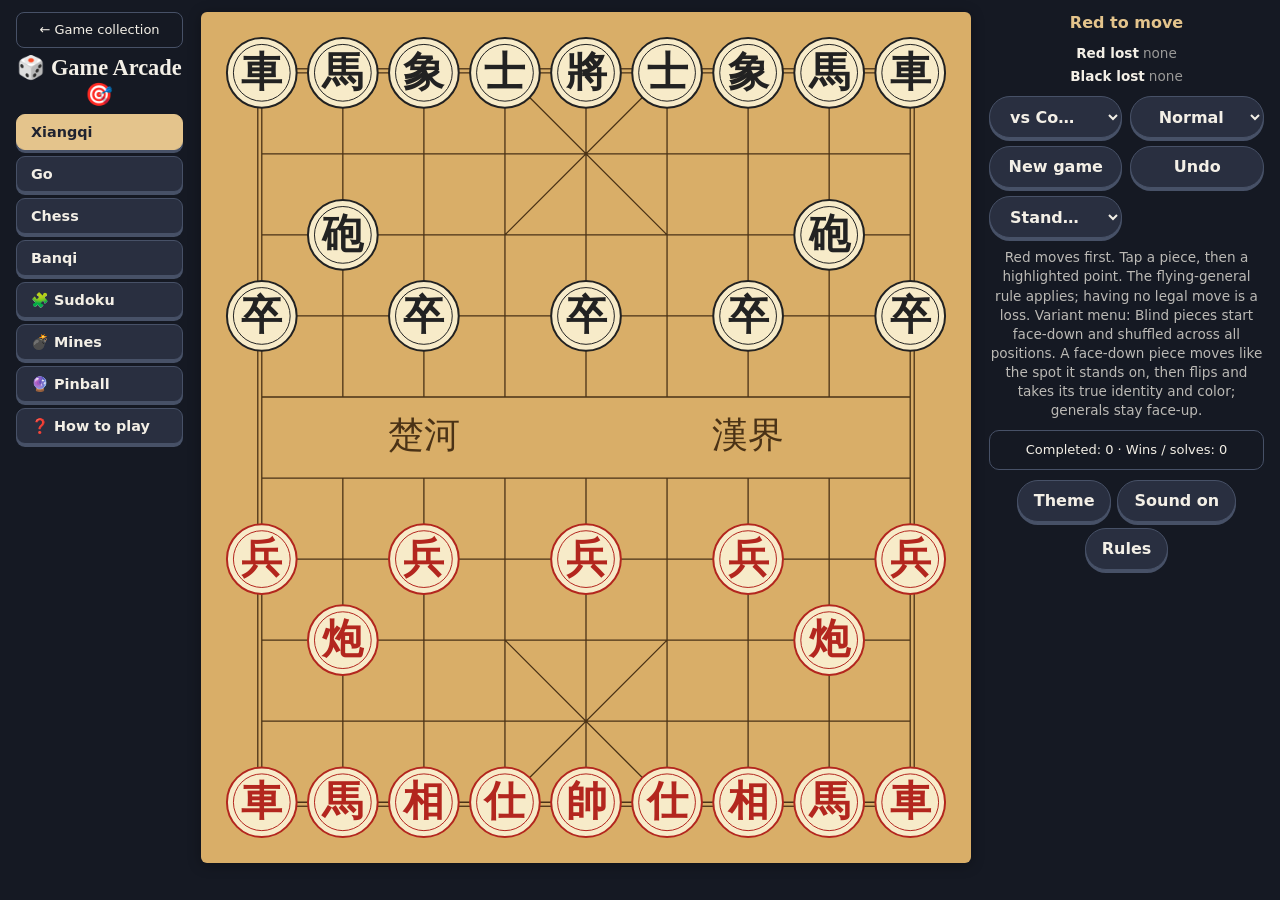
<file: arcade/index.html>
<!DOCTYPE html>
<html lang="en"><head><meta charset="utf-8"><title>Game Arcade</title>
<meta name="viewport" content="width=device-width, initial-scale=1, viewport-fit=cover">
<style>
:root{--bg:#fff3e0;--ink:#2d1b4e;--panel:#ffd6e8;--line:#c9a7ff;--accent:#7c4dff;--onaccent:#fff;box-sizing:border-box;padding-top:env(safe-area-inset-top,0px);padding-bottom:env(safe-area-inset-bottom,0px)}
@media (prefers-color-scheme:dark){:root:not([data-theme="light"]){--bg:#1a1033;--ink:#fff4ff;--panel:#33205c;--line:#5b3fa0;--accent:#ff7ac6;--onaccent:#2a0a22}}
:root[data-theme="dark"]{--bg:#1a1033;--ink:#fff4ff;--panel:#33205c;--line:#5b3fa0;--accent:#ff7ac6;--onaccent:#2a0a22}
*{box-sizing:border-box}
html,body{margin:0}
body{background:var(--bg);color:var(--ink);font:16px/1.4 system-ui,sans-serif;display:flex;flex-direction:column;align-items:center;gap:10px;padding:12px;min-height:100vh}
h1{font:800 1.9rem "Songti SC","Noto Serif CJK SC",Georgia,serif;margin:4px 0 0}
.row{display:flex;gap:6px;flex-wrap:wrap;justify-content:center;align-items:center}
button,select{font:inherit;color:var(--ink);background:var(--panel);border:1px solid var(--line);border-radius:999px;padding:8px 16px;min-height:42px;cursor:pointer;font-weight:700;box-shadow:0 3px 0 var(--line)}
button.on{background:var(--accent);color:var(--onaccent);border-color:var(--accent)}
:focus-visible{outline:2px solid var(--accent);outline-offset:2px}
canvas{touch-action:manipulation;border-radius:6px;box-shadow:0 2px 14px rgba(0,0,0,.3);max-width:100%}
#msg{font-weight:600;text-align:center;min-height:1.4em;max-width:560px}
#log{font-size:.85rem;max-width:560px;text-align:center;opacity:.85}
label{display:flex;gap:6px;align-items:center}
#caps{display:flex;flex-direction:column;gap:4px;max-width:560px;width:100%}
.cr{display:flex;flex-wrap:wrap;gap:4px;align-items:center;justify-content:center;font-size:.85rem}
.cp{display:inline-flex;align-items:center;justify-content:center;width:1.9em;height:1.9em;border-radius:50%;border:1px solid #6b5a3a;font:600 1.05rem "Songti SC","Noto Serif CJK SC","Segoe UI Symbol",serif}
.no{opacity:.6}
#win{position:fixed;inset:0;background:rgba(0,0,0,.55);display:flex;align-items:center;justify-content:center;z-index:20;padding:max(16px,env(safe-area-inset-top)) 16px max(16px,env(safe-area-inset-bottom))}
#win .card{background:var(--bg);color:var(--ink);border:1px solid var(--line);border-radius:14px;padding:24px 28px;text-align:center;max-width:340px;animation:pop .35s cubic-bezier(.2,1.4,.4,1)}
#win h2{margin:0 0 6px;font:600 1.6rem "Songti SC","Noto Serif CJK SC",Georgia,serif}
#win .em{font-size:2.6rem}
@keyframes pop{from{transform:scale(.6);opacity:0}to{transform:scale(1);opacity:1}}
@media (prefers-reduced-motion:reduce){#win .card{animation:none}}
#hint{font-size:.85rem;opacity:.75;max-width:560px;text-align:center}
[hidden]{display:none!important}
#app{display:flex;flex-direction:column;align-items:center;gap:10px;width:100%}
#side{display:flex;flex-direction:column;align-items:center;gap:6px}
#help{width:100%;max-width:720px;text-align:left;line-height:1.5;font-size:.95rem}
#help h2{margin:0 0 4px;font:800 1.5rem Georgia,serif}
#help h3{margin:14px 0 4px;color:var(--accent)}
#help ul{margin:4px 0;padding-left:20px}
#help li{margin:3px 0}
#panel{display:flex;flex-direction:column;align-items:center;gap:10px;width:100%;max-width:560px}
#ctl{display:grid;grid-template-columns:repeat(auto-fit,minmax(120px,1fr));gap:8px;width:100%}
#ctl>*{min-width:0;width:100%;text-overflow:ellipsis}
#ctl select{text-align:center;text-align-last:center}
#netbox{width:100%;flex-wrap:nowrap}#netbox input{min-width:0;flex:1}
@media (min-width:860px) and (orientation:landscape){
 body{padding:12px 16px}
 #app{flex-direction:row;align-items:flex-start;justify-content:center;gap:18px}
 #side{width:170px;align-items:stretch}
 #side h1{font-size:1.4rem;text-align:center;margin:0}
 #tabs{flex-direction:column;flex-wrap:nowrap;align-items:stretch}
 #tabs button{text-align:left;min-height:36px;padding:5px 14px;font-size:.9rem}
 canvas{flex:none}
 #help{flex:1;max-width:640px;max-height:calc(100vh - 24px);overflow-y:auto}
 #panel{width:280px;max-width:280px;max-height:calc(100vh - 24px);overflow-y:auto;overflow-x:hidden}
 #hint,#msg,#log{max-width:280px}
}
body{overscroll-behavior:none}
@media (max-width:430px){body{padding:8px;gap:8px}h1{font-size:1.45rem}button,select{padding:6px 12px;min-height:38px;font-size:.9rem}}
@media (max-height:520px){h1{display:none}}
body{--bg:#151923;--ink:#f3efe6;--panel:#292f40;--line:#475167;--accent:#e4c48c;--onaccent:#202330}body.light{--bg:#f6f0e3;--ink:#273142;--panel:#fff9ec;--line:#b6aa91;--accent:#785a36;--onaccent:white}.home{color:var(--ink);font-size:13px;text-decoration:none;display:block;padding:8px 10px;border:1px solid var(--line);border-radius:8px;text-align:center}#arcStats{font-size:13px;text-align:center;white-space:pre-line;color:var(--ink);padding:10px;border:1px solid var(--line);border-radius:10px;width:100%}#pincontrols button{touch-action:none;background:linear-gradient(180deg,#1b2745,#0f1731);color:#f6fbff;border-color:#6ea6ff;box-shadow:0 3px 0 #2a477f,0 0 0 1px rgba(255,255,255,.06) inset}body.pinball #pincontrols{order:-1;width:100%;display:flex;flex-wrap:nowrap;gap:6px}body.pinball #pincontrols button{flex:1;padding:10px 5px;font-size:13px;border-radius:7px;background:linear-gradient(#514c55,#25242d);color:#f4e9d5;border-color:#938b85;box-shadow:0 3px 0 #14151a}body.pinball #pincontrols button[data-pin=launch]{background:linear-gradient(#8f5039,#522e2d);border-color:#c2a07e} @media(max-width:999px){body.pinball{padding-bottom:84px}body.pinball #pincontrols{position:fixed;bottom:0;left:0;right:0;z-index:10;box-sizing:border-box;background:#22212b;padding:8px 12px calc(8px + env(safe-area-inset-bottom));border-top:1px solid #a19c90}body.pinball #pincontrols button{min-height:48px}}#pincontrols button:active{transform:translateY(2px);box-shadow:0 1px 0 #2a477f}#hint{display:block}#hint[hidden]{display:none}#tabs button{border-radius:9px}#panel{padding-bottom:16px}#msg{color:var(--accent)}@media(max-width:600px){#ctl{grid-template-columns:repeat(3,minmax(0,1fr))}#ctl>*{padding:7px 4px;font-size:12px}#side{width:100%}#tabs{gap:5px}#tabs button{padding:7px 10px}}</style></head><body>
<div id="app"><div id="side"><a class="home" href="../">← Game collection</a><h1>🎲 Game Arcade 🎯</h1>
<div class="row" id="tabs">
<button data-g="xq">Xiangqi</button><button data-g="go">Go</button><button data-g="ch">Chess</button><button data-g="bq">Banqi</button><button data-g="su">🧩 Sudoku</button><button data-g="mn">💣 Mines</button><button data-g="pb">🔮 Pinball</button><button data-g="help">❓ How to play</button></div></div>
<canvas id="cv" aria-label="Game board"></canvas>
<div id="panel"><div id="msg" role="status"></div>
<div id="log" hidden></div>
<div id="caps"></div>
<div class="row" id="ctl">
<select id="mode" aria-label="Players"><option value="0">2 players</option><option value="1" selected>vs Computer</option></select><select id="lvl" aria-label="Difficulty"><option value="1">Easy</option><option value="2" selected>Normal</option><option value="3">Hard</option><option value="4">Expert</option></select><button id="new">New game</button><button id="undo">Undo</button><button id="pass" hidden>Pass</button><select id="bw" aria-label="Chinese chess variant" hidden><option value="0">Standard</option><option value="2">Blind</option></select>
<select id="sz" aria-label="Go board size" hidden><option value="9">9×9</option><option value="13">13×13</option><option value="19" selected>19×19</option></select></div>
<div class="row" id="netbox" hidden><input id="code" size="8" maxlength="20" aria-label="Room code" placeholder="room code"><button id="join">Join room</button><span id="nst"></span></div>
<div id="hint" hidden></div><div id="arcStats" role="status"></div><div class="row"><button id="theme">Theme</button><button id="sound">Sound on</button><button id="rules">Rules</button></div><div id="pincontrols" class="row" hidden><button data-pin="L">◀ Flip</button><button data-pin="launch">Launch</button><button data-pin="R">Flip ▶</button></div></div>
<div id="help" hidden>
<h2>How to play</h2>
<h3>Modes</h3>
<ul><li><b>2 players</b>: take turns on the same screen. <b>vs Computer</b>: you play first. Sudoku, Mines and Pinball are solo (Sudoku also has 2 players).</li>
<li>Online rooms are not available on this static Netlify build. Same-device play and computer opponents work without an account.</li>
<li><b>Difficulty</b> (Easy to Expert) changes the computer's strength, Sudoku clues, Mines board size and Pinball speed. Changing it starts a new game.</li></ul>
<h3>Xiangqi (Chinese chess)</h3>
<ul><li>Red moves first. Tap a piece, then tap a dot to move. Win by checkmate, or when the other side has no legal move.</li>
<li>General (帥/將) one step in the palace, and the two generals may never face each other on an open file. Advisor (仕/士) one diagonal step in the palace.</li>
<li>Elephant (相/象) two diagonal steps, never across the river, blocked if the middle point is occupied. Horse (馬) one step straight then one diagonal, blocked by a piece next to it.</li>
<li>Chariot (車) any distance in a straight line. Cannon (炮) moves like a chariot but captures by jumping exactly one piece. Soldier (兵/卒) one step forward, and sideways after crossing the river.</li>
<li><b>Blind variant</b>: pick "Blind" in the variant menu and press New game. Every piece except the generals starts face-down and shuffled over all positions. A face-down piece moves like the piece whose spot it stands on, then flips. After flipping it uses its true identity and colour, so a piece of the other colour can end up on your side and then belongs to your opponent. Flipped advisors and elephants may leave the palace but never cross the river.</li></ul>
<h3>Go</h3>
<ul><li>Black plays first. Tap an intersection to place a stone. A stone or group with no empty neighbours is captured. You may not play a suicide move or immediately repeat the previous position (ko).</li>
<li>Press Pass when you have nothing useful to play. After two passes, tap dead stones to remove them and press Finish &amp; score. Area scoring, White gets 7.5 komi. Pick 9, 13 or 19 lines in the menu.</li></ul>
<h3>Chess</h3>
<ul><li>White moves first. Tap a piece, then a highlighted square. Castling, en passant and promotion (always to a queen) are included. Checkmate wins, stalemate is a draw.</li></ul>
<h3>Banqi (half-board)</h3>
<ul><li>All 32 pieces start face-down on a 4×8 board. On your turn either flip one face-down piece, or move one of your face-up pieces one step (up, down, left, right) onto an empty square or onto an enemy piece it can capture. The first piece Player 1 flips decides their colour.</li>
<li>Rank: General &gt; Advisor &gt; Elephant &gt; Chariot &gt; Horse &gt; Cannon &gt; Soldier. A piece captures an equal or lower rank. Exceptions: a Soldier can capture a General, but a General cannot capture a Soldier. A Cannon captures by jumping exactly one piece in a straight line. Face-down pieces cannot be captured.</li>
<li>You win by capturing all enemy pieces or leaving your opponent with no move.</li></ul>
<h3>🧩 Sudoku</h3>
<ul><li>Fill the grid so each row, column and 3×3 box contains 1 to 9 once. Tap a square, then a number (or type it). Clashes turn red.</li>
<li>2 players (same screen): take turns placing one number each. A correct number scores +1, a wrong one costs 1. The most points wins.</li></ul>
<h3>💣 Mines</h3>
<ul><li>Tap a square to dig. A number tells how many mines touch that square. Switch the button above the grid to Flag (or right-click) to mark mines. Your first tap is always safe. Clear every square without a mine to win.</li></ul>
<h3>🔮 Pinball</h3>
<ul><li>Hold Space (or press and hold the screen) to pull the plunger, release to launch. Flip with the arrow keys (or Z and /), or press the left and right halves of the screen.</li>
<li>Scoring: bumpers 100, each star 500 (clear all three for 5000 and a higher multiplier), lighting the three top lanes 3000, the purple ramp 2000, the black hole 1500. Losing a ball resets the multiplier.</li></ul>
</div></div>
<div id="win" hidden><div class="card" role="dialog" aria-modal="true" aria-labelledby="wt"><div class="em" id="we"></div><h2 id="wt"></h2><p id="wm"></p><div class="row"><button id="wa">Play again</button><button id="wc">Close</button></div></div></div>
<script>
const $=s=>document.querySelector(s),cv=$('#cv'),x=cv.getContext('2d');
let st,stack=[],sel=null,moves=[],W=560,G,game;
const ins=(r,c,R,C)=>r>=0&&r<R&&c>=0&&c<C;
const N8=[[1,2],[2,1],[-1,2],[-2,1],[1,-2],[2,-1],[-1,-2],[-2,-1]],K8=[[1,0],[-1,0],[0,1],[0,-1],[1,1],[1,-1],[-1,1],[-1,-1]],O4=[[1,0],[-1,0],[0,1],[0,-1]];
const FONT='"Songti SC","Noto Serif CJK SC","STSong",serif';
function dot(px,py,r,cap){x.beginPath();if(cap){x.arc(px,py,r*2.6,0,7);x.lineWidth=r*.8;x.strokeStyle='rgba(31,111,107,.85)';x.stroke()}else{x.arc(px,py,r,0,7);x.fillStyle='rgba(31,111,107,.8)';x.fill()}}
let mode=1,lv=2,busy=0,peek=0,flash='',rid=0;
const XN={R:'Chariot',H:'Horse',E:'Elephant',A:'Advisor',G:'General',C:'Cannon',P:'Soldier'};
const XC={r:{R:'車',H:'馬',E:'相',A:'仕',G:'帥',C:'炮',P:'兵'},b:{R:'車',H:'馬',E:'象',A:'士',G:'將',C:'砲',P:'卒'}};

const ui=()=>{$('#bw').hidden=game!='xq';const so=SOLO.includes(game),o=$('#mode').options;$('#mode').hidden=so&&game!='su';o[1].text=game=='su'?'Solo':'vs Computer';$('#lvl').hidden=!(so||mode==1)};
const ptype=(r,c)=>r%9==0?'RHEAGAEHR'[c]:c%2?'C':'P';
const sq=(r,c)=>'abcdefghi'[c]+(10-r);
const isAI=()=>!SOLO.includes(game)&&(mode==1||mode==2)&&(game=='go'?st.t==2&&st.ps<2:st.t=='b');
function doMove(m){
 const p=st.b[m.r][m.c],cp=st.b[m.R][m.C],n=G.mk(st,m);n.runId=st.runId;n.over=G.end(n);
 if(game=='xq')n.log=[...(st.log||[]),`${st.t=='r'?'Red':'Black'} ${p[2]?'hidden piece ('+XN[ptype(m.r,m.c)]+' spot)':XN[p[1]]} ${sq(m.r,m.c)}${cp?'x':'-'}${sq(m.R,m.C)}${p[2]?' reveals '+XN[p[1]]:''}`];
 stack.push(st);st=n;sel=null;moves=[];flash='';
}
function pick(r,c){
 if(st.over||busy)return;
 const m=sel&&moves.find(m=>m.R==r&&m.C==c);
 if(m){doMove(m);return}
 const all=G.gen(st);flash='';
 if(all.some(m=>m.r==r&&m.c==c)){sel=[r,c];moves=all.filter(m=>m.r==r&&m.c==c)}
 else{sel=null;moves=[]}
}
function doPass(){stack.push(st);const s=structuredClone(st);s.t=3-s.t;s.ps++;s.h.push(s.b.join(''));s.last=null;st=s}
const AIV={ch:{P:100,N:320,B:330,R:500,Q:900,K:0},xq:{R:90,H:40,C:45,E:20,A:20,P:10,G:0}};
function ev(s){let v=0;const V=AIV[game];s.b.forEach((row,r)=>row.forEach((p,c)=>{if(!p)return;let w=p[2]?32:V[p[1]];if(game=='xq'&&!p[2]&&p[1]=='P'&&(p[0]=='r'?r<5:r>4))w+=10;v+=p[0]==s.t?w:-w}));return v}
function nego(s,d,a,b){
 if(!d)return ev(s);
 const ms=G.gen(s);if(!ms.length)return game=='ch'&&!G.chk(s)?0:-9999-d;
 const V=AIV[game],val=m=>{const q=s.b[m.R][m.C];return q?q[2]?32:V[q[1]]:0};ms.sort((p,q)=>val(q)-val(p));
 for(const m of ms){const v=-nego(G.mk(s,m,1),d-1,-b,-a);if(v>=b)return b;if(v>a)a=v}
 return a}
function goAI(){
 const s=st,n=s.n,me=s.t,o=3-me,c=[];
 if(s.ps==1&&s.h.length>n*n*.6)return doPass();
 for(let i=0;i<n*n;i++){if(s.b[i])continue;
  const b2=s.b.slice(),t={n,b:b2},nbs=nb(i,n);b2[i]=me;let cp=0,at=0,sv=0;
  for(const j of nbs)if(b2[j]==o){const g=GO.grp(t,j);if(!g.lib){cp+=g.g.length;g.g.forEach(k=>b2[k]=0)}else if(g.lib==1)at++}
  const L=GO.grp(t,i).lib;if(!L||(!cp&&nbs.every(j=>s.b[j]==me)))continue;
  for(const j of nbs)if(s.b[j]==me&&GO.grp(s,j).lib==1&&L>1)sv=1;
  const r=i/n|0,col=i%n,m=(n-1)/2;
  c.push({i,v:cp*10+at*3+sv*8+(L==1?-7:L*.3)-(Math.abs(r-m)+Math.abs(col-m))*.15+(nbs.some(j=>s.b[j])?.8:0)+Math.random()*[8,4,2,.5][lv-1]})}
 c.sort((a,b)=>b.v-a.v);
 if(!c.length||(s.h.length>n*n*.7&&c[0].v<2))return doPass();
 for(const k of c.slice(0,8)){const r=GO.play(s,k.i);if(r){r.last=k.i;stack.push(st);st=r;return}}
 doPass()}
function aiPlay(){
 if(game=='go')return goAI();
 if(game=='bq')return doMove(BQ.ai());
 const d=game=='ch'?lv:[1,2,2,3][lv-1];let best=-1e9,bm;
 for(const m of G.gen(st)){const v=-nego(G.mk(st,m,1),d-1,-1e9,1e9)+Math.random()*[40,10,2,0][lv-1];if(v>best){best=v;bm=m}}
 if(bm)doMove(bm)}
function turnAI(){
 if(busy||st.over||!isAI())return;busy=1;const id=rid;render();
 setTimeout(()=>{if(id!=rid)return;try{aiPlay()}finally{busy=0;sel=null;moves=[];render()}},60)}
const board={click(px,py){const p=this.cell(px,py);if(p)pick(p[0],p[1])}};

/* ---------- International chess ---------- */
const CH=Object.assign({
 hint:'White moves first. Tap a piece, then a highlighted square. Castling and en passant work; pawns promote to a queen.',
 dim:()=>[W,W],
 init(){const b=Array.from({length:8},()=>Array(8).fill('')),o='RNBQKBNR';for(let c=0;c<8;c++){b[0][c]='b'+o[c];b[1][c]='bP';b[6][c]='wP';b[7][c]='w'+o[c]}return{b,t:'w',ep:null,cr:{wK:1,wQ:1,bK:1,bQ:1},cap:[],over:''}},
 att(b,r,c,by){
  const d=by=='w'?1:-1;
  for(const k of[-1,1])if(b[r+d]?.[c+k]==by+'P')return 1;
  for(const[a,e]of N8)if(b[r+a]?.[c+e]==by+'N')return 1;
  for(const[a,e]of K8){if(b[r+a]?.[c+e]==by+'K')return 1;
   let i=r+a,j=c+e;while(ins(i,j,8,8)){const p=b[i][j];if(p){if(p[0]==by){const t=p[1];if(t=='Q'||(t=='R'&&(!a||!e))||(t=='B'&&a&&e))return 1}break}i+=a;j+=e}}
  return 0},
 chk(s){const t=s.t;let kr,kc;s.b.forEach((row,i)=>row.forEach((p,j)=>{if(p==t+'K'){kr=i;kc=j}}));return this.att(s.b,kr,kc,t=='w'?'b':'w')},
 gen(s){const{b,t}=s,o=t=='w'?'b':'w',out=[],add=(r,c,R,C,f)=>out.push({r,c,R,C,...f});
  for(let r=0;r<8;r++)for(let c=0;c<8;c++){const p=b[r][c];if(!p||p[0]!=t)continue;const k=p[1];
   if(k=='P'){const d=t=='w'?-1:1,s0=t=='w'?6:1;
    if(b[r+d]&&!b[r+d][c]){add(r,c,r+d,c);if(r==s0&&!b[r+2*d][c])add(r,c,r+2*d,c,{dbl:1})}
    for(const e of[-1,1]){const q=b[r+d]?.[c+e];if(q&&q[0]==o)add(r,c,r+d,c+e);else if(s.ep&&s.ep[0]==r+d&&s.ep[1]==c+e)add(r,c,r+d,c+e,{ep:1})}}
   else if(k=='N'||k=='K'){for(const[a,e]of k=='N'?N8:K8){const i=r+a,j=c+e;if(ins(i,j,8,8)&&b[i][j][0]!=t)add(r,c,i,j)}
    if(k=='K'&&c==4&&r==(t=='w'?7:0)&&!this.att(b,r,4,o)){
     if(s.cr[t+'K']&&!b[r][5]&&!b[r][6]&&!this.att(b,r,5,o)&&!this.att(b,r,6,o))add(r,c,r,6,{cas:'K'});
     if(s.cr[t+'Q']&&!b[r][3]&&!b[r][2]&&!b[r][1]&&!this.att(b,r,3,o)&&!this.att(b,r,2,o))add(r,c,r,2,{cas:'Q'})}}
   else for(const[a,e]of K8){if(k=='R'&&a&&e||k=='B'&&!(a&&e))continue;let i=r+a,j=c+e;while(ins(i,j,8,8)){const q=b[i][j];if(q&&q[0]==t)break;add(r,c,i,j);if(q)break;i+=a;j+=e}}}
  return out.filter(m=>!this.chk({...this.mk(s,m),t}))},
 mk(s,m){const b=s.b.map(r=>r.slice()),p=b[m.r][m.c],t=p[0],cr={...s.cr},cp=m.ep?s.b[m.r][m.C]:s.b[m.R][m.C];
  b[m.R][m.C]=p;b[m.r][m.c]='';
  if(m.ep)b[m.r][m.C]='';
  if(m.cas=='K'){b[m.r][5]=b[m.r][7];b[m.r][7]=''}else if(m.cas=='Q'){b[m.r][3]=b[m.r][0];b[m.r][0]=''}
  if(p[1]=='P'&&(m.R==0||m.R==7))b[m.R][m.C]=t+'Q';
  if(p[1]=='K')cr[t+'K']=cr[t+'Q']=0;
  for(const[r,c,k]of[[7,0,'wQ'],[7,7,'wK'],[0,0,'bQ'],[0,7,'bK']])if(m.r==r&&m.c==c||m.R==r&&m.C==c)cr[k]=0;
  return{b,t:t=='w'?'b':'w',ep:m.dbl?[(m.r+m.R)/2,m.c]:null,cr,cap:cp?[...s.cap,cp]:s.cap,over:''}},
 end(s){if(this.gen(s).length)return'';return this.chk(s)?`Checkmate. ${s.t=='w'?'Black':'White'} wins.`:'Stalemate. Draw.'},
 msg(s){return s.over||`${s.t=='w'?'White':'Black'} to move${this.chk(s)?' (check)':''}`},
 cell(px,py){const S=W/8,r=py/S|0,c=px/S|0;return ins(r,c,8,8)?[r,c]:null},
 draw(){const S=W/8,g={K:'♚',Q:'♛',R:'♜',B:'♝',N:'♞',P:'♟'};
  for(let r=0;r<8;r++)for(let c=0;c<8;c++){x.fillStyle=(r+c)%2?'#a67c52':'#ecd9b0';x.fillRect(c*S,r*S,S,S);
   if(sel&&sel[0]==r&&sel[1]==c){x.fillStyle='rgba(255,210,0,.55)';x.fillRect(c*S,r*S,S,S)}}
  x.textAlign='center';x.textBaseline='middle';x.font=`${S*.78}px "Segoe UI Symbol","Noto Sans Symbols 2",serif`;x.lineWidth=S*.03;
  for(let r=0;r<8;r++)for(let c=0;c<8;c++){const p=st.b[r][c];if(!p)continue;const w=p[0]=='w';
   x.strokeStyle=w?'#111':'#f2e8d0';x.fillStyle=w?'#fff':'#111';x.strokeText(g[p[1]]+'\uFE0E',(c+.5)*S,(r+.55)*S);x.fillText(g[p[1]]+'\uFE0E',(c+.5)*S,(r+.55)*S)}
  for(const m of moves)dot((m.C+.5)*S,(m.R+.5)*S,S*.12,st.b[m.R][m.C]||m.ep)}
},board);

/* ---------- Xiangqi ---------- */
const XQ=Object.assign({
 hint:'Red moves first. Tap a piece, then a highlighted point. The flying-general rule applies; having no legal move is a loss. Variant menu: Blind pieces start face-down and shuffled across all positions. A face-down piece moves like the spot it stands on, then flips and takes its true identity and color; generals stay face-up.',
 dim:()=>[W,W/9.5*10.5],
 init(){const b=Array.from({length:10},()=>Array(9).fill('')),o='RHEAGAEHR';for(let c=0;c<9;c++){b[0][c]='b'+o[c];b[9][c]='r'+o[c]}
  for(const c of[1,7]){b[2][c]='bC';b[7][c]='rC'}for(const c of[0,2,4,6,8]){b[3][c]='bP';b[6][c]='rP'}
  const jv=+$('#bw').value;if(jv==1||jv==2){const sp=[];b.forEach((row,r)=>row.forEach((p,c)=>{if(p&&p[1]!='G')sp.push([r,c])}));
   const grp=jv==1?['r','b'].map(t=>sp.filter(([r,c])=>b[r][c][0]==t)):[sp];
   for(const g of grp){const id=g.map(([r,c])=>b[r][c]);for(let i=id.length-1;i>0;i--){const j=Math.random()*(i+1)|0;[id[i],id[j]]=[id[j],id[i]]}g.forEach(([r,c],i)=>{b[r][c]=(r<5?'b':'r')+id[i][1]+'h'+id[i][0]})}}
  return{b,t:'r',cap:[],over:''}},
 pm(b,r,c){const p=b[r][c],t=p[0],k=p[2]=='h'?ptype(r,c):p[1],o=[],up=t=='r'?-1:1,ok=(i,j)=>ins(i,j,10,9)&&b[i][j][0]!=t,own=i=>t=='r'?i>=5:i<=4,pal=(i,j)=>j>=3&&j<=5&&(t=='r'?i>=7:i<=2);
  if(k=='R'||k=='C'){for(const[a,e]of O4){let i=r+a,j=c+e,scr=0;
   while(ins(i,j,10,9)){const q=b[i][j];
    if(!scr){if(!q)o.push([i,j]);else{if(k=='R'){if(q[0]!=t)o.push([i,j]);break}scr=1}}
    else if(q){if(q[0]!=t)o.push([i,j]);break}
    i+=a;j+=e}}}
  else if(k=='H'){for(const[a,e]of O4){if(!ins(r+a,c+e,10,9)||b[r+a][c+e])continue;for(const s of[-1,1]){const i=r+2*a+(a?0:s),j=c+2*e+(e?0:s);if(ok(i,j))o.push([i,j])}}}
  else if(k=='E'){for(const a of[-1,1])for(const e of[-1,1]){const i=r+2*a,j=c+2*e;if(ok(i,j)&&(i>=5)==(r>=5)&&!b[r+a][c+e])o.push([i,j])}}
  else if(k=='A'){for(const a of[-1,1])for(const e of[-1,1]){const i=r+a,j=c+e;if(ok(i,j)&&(pal(r,c)?pal(i,j):(i>=5)==(r>=5)))o.push([i,j])}}
  else if(k=='G'){for(const[a,e]of O4){const i=r+a,j=c+e;if(ok(i,j)&&pal(i,j))o.push([i,j])}}
  else{const mv=[[up,0]];if(!own(r))mv.push([0,1],[0,-1]);for(const[a,e]of mv)if(ok(r+a,c+e))o.push([r+a,c+e])}
  return o},
 chk(s,t=s.t){const b=s.b;let g,h;b.forEach((row,i)=>row.forEach((p,j)=>{if(p==t+'G')g=[i,j];else if(p[1]=='G')h=[i,j]}));
  if(!g)return 0;if(h&&g[1]==h[1]){let f=1;for(let i=Math.min(g[0],h[0])+1;i<Math.max(g[0],h[0]);i++)if(b[i][g[1]]){f=0;break}if(f)return 1}
  for(let i=0;i<10;i++)for(let j=0;j<9;j++){const p=b[i][j];if(p&&p[0]!=t&&this.pm(b,i,j).some(m=>m[0]==g[0]&&m[1]==g[1]))return 1}return 0},
 gen(s){const out=[];s.b.forEach((row,r)=>row.forEach((p,c)=>{if(p&&p[0]==s.t)for(const[R,C]of this.pm(s.b,r,c))if(!this.chk(this.mk(s,{r,c,R,C},1),s.t))out.push({r,c,R,C})}));return out},
 mk(s,m,ai){const b=s.b.map(r=>r.slice());let q=b[m.r][m.c];if(q[2]=='h')q=ai?q[0]+ptype(m.r,m.c)+'s':(q[3]||q[0])+q[1];const cp=b[m.R][m.C];b[m.R][m.C]=q;b[m.r][m.c]='';return{b,t:s.t=='r'?'b':'r',cap:cp?[...s.cap,cp]:s.cap,over:''}},
 end(s){const gs=s.b.flat().filter(p=>p[1]=='G');if(gs.length<2)return`General captured. ${gs[0]&&gs[0][0]=='r'?'Red':'Black'} wins.`;return this.gen(s).length?'':`Checkmate. ${s.t=='r'?'Black':'Red'} wins.`},
 msg(s){return s.over||`${s.t=='r'?'Red':'Black'} to move${this.chk(s)?' (check)':''}`},
 cell(px,py){const u=W/9.5,m=u*.75,c=Math.round((px-m)/u),r=Math.round((py-m)/u);return ins(r,c,10,9)&&Math.hypot(px-m-c*u,py-m-r*u)<u*.55?[r,c]:null},
 draw(){const u=W/9.5,m=u*.75,X=c=>m+c*u,Y=r=>m+r*u;
  x.fillStyle='#d9ae68';x.fillRect(0,0,W,u*10.5);x.strokeStyle='#4a3216';x.lineWidth=1.3;x.beginPath();
  for(let r=0;r<10;r++){x.moveTo(X(0),Y(r));x.lineTo(X(8),Y(r))}
  for(let c=0;c<9;c++){x.moveTo(X(c),Y(0));if(c%8){x.lineTo(X(c),Y(4));x.moveTo(X(c),Y(5))}x.lineTo(X(c),Y(9))}
  for(const r of[0,7]){x.moveTo(X(3),Y(r));x.lineTo(X(5),Y(r+2));x.moveTo(X(5),Y(r));x.lineTo(X(3),Y(r+2))}
  x.stroke();x.strokeRect(X(0)-4,Y(0)-4,8*u+8,9*u+8);
  x.fillStyle='#4a3216';x.font=`${u*.45}px ${FONT}`;x.textAlign='center';x.textBaseline='middle';x.fillText('楚河',X(2),Y(4.5));x.fillText('漢界',X(6),Y(4.5));
  const ch=XC;
  st.b.forEach((row,r)=>row.forEach((p,c)=>{if(!p)return;const red=p[0]=='r',col=p[2]=='h'?'#5a4220':red?'#b3261e':'#222';
   x.beginPath();x.arc(X(c),Y(r),u*.43,0,7);x.fillStyle=sel&&sel[0]==r&&sel[1]==c?'#ffe69a':p[2]=='h'?'#b98f52':'#f7ebc9';x.fill();x.lineWidth=2;x.strokeStyle=col;x.stroke();
   x.beginPath();x.arc(X(c),Y(r),u*.35,0,7);x.lineWidth=1;x.stroke();
   x.fillStyle=col;x.font=`bold ${u*.5}px ${FONT}`;if(p[2]=='h'){x.beginPath();x.arc(X(c),Y(r),u*.2,0,7);x.fill()}else x.fillText(ch[p[0]][p[1]],X(c),Y(r)+u*.03)}));
  for(const m of moves)dot(X(m.C),Y(m.R),u*.13,st.b[m.R][m.C])}
},board);

/* ---------- Go ---------- */
const nb=(i,n)=>{const r=i/n|0,c=i%n,o=[];if(r)o.push(i-n);if(r<n-1)o.push(i+n);if(c)o.push(i-1);if(c<n-1)o.push(i+1);return o};
const GO={
 hint:'Black plays first. Area scoring with 7.5 komi. After two passes, tap dead stones to remove them.',
 dim:()=>[W,W],
 init(n){n=n||19;const b=Array(n*n).fill(0);return{n,b,t:1,h:[b.join('')],ps:0,cap:[0,0],last:null}},
 grp(s,i){const col=s.b[i],seen=new Set([i]),lib=new Set(),q=[i];
  while(q.length)for(const j of nb(q.pop(),s.n)){if(!s.b[j])lib.add(j);else if(s.b[j]==col&&!seen.has(j)){seen.add(j);q.push(j)}}
  return{g:[...seen],lib:lib.size}},
 play(s,i){if(s.b[i])return null;const n=structuredClone(s),o=3-s.t;n.b[i]=s.t;let cp=0;
  for(const j of nb(i,n.n))if(n.b[j]==o){const g=this.grp(n,j);if(!g.lib){g.g.forEach(k=>n.b[k]=0);cp+=g.g.length}}
  if(!this.grp(n,i).lib)return null;
  const key=n.b.join('');if(s.h.length>1&&key==s.h[s.h.length-2])return null;
  n.h.push(key);n.cap[s.t-1]+=cp;n.t=o;n.ps=0;return n},
 score(s){const{n,b}=s,sc=[0,0],seen=new Set();
  for(let i=0;i<n*n;i++){if(b[i])sc[b[i]-1]++;else if(!seen.has(i)){const q=[i],reg=1,bd=new Set();let cnt=0;seen.add(i);
   while(q.length){const k=q.pop();cnt++;for(const j of nb(k,n)){if(!b[j]){if(!seen.has(j)){seen.add(j);q.push(j)}}else bd.add(b[j])}}
   if(bd.size==1)sc[[...bd][0]-1]+=cnt}}
  return sc},
 msg(s){if(s.over)return s.over;if(s.ps>=2){const sc=this.score(s),w=sc[1]+7.5;return`Scoring (tap dead stones to remove): Black ${sc[0]}, White ${w}. ${sc[0]>w?'Black':'White'} wins by ${Math.abs(sc[0]-w)}.`}
  return`${s.t==1?'Black':'White'} to play. Captures: Black ${s.cap[0]}, White ${s.cap[1]}${s.ps?'. One pass.':''}`},
 click(px,py){const u=W/(st.n+.6),m=u*.8,c=Math.round((px-m)/u),r=Math.round((py-m)/u);if(!ins(r,c,st.n,st.n))return;const i=r*st.n+c;
  if(st.ps>=2){if(st.over||!st.b[i])return;const s=structuredClone(st);this.grp(s,i).g.forEach(k=>s.b[k]=0);stack.push(st);st=s;return}
  const s=this.play(st,i);if(s){s.last=i;stack.push(st);st=s}},
 draw(){const n=st.n,u=W/(n+.6),m=u*.8,X=i=>m+i*u;
  x.fillStyle='#d9ae68';x.fillRect(0,0,W,W);x.strokeStyle='#4a3216';x.lineWidth=1;x.beginPath();
  for(let i=0;i<n;i++){x.moveTo(X(i),X(0));x.lineTo(X(i),X(n-1));x.moveTo(X(0),X(i));x.lineTo(X(n-1),X(i))}x.stroke();
  const sp=n==19?[3,9,15]:n==13?[3,6,9]:[2,4,6];x.fillStyle='#4a3216';
  for(const a of sp)for(const b of sp){x.beginPath();x.arc(X(a),X(b),u*.12,0,7);x.fill()}
  st.b.forEach((v,i)=>{if(!v)return;const r=i/n|0,c=i%n,px=X(c),py=X(r),g=x.createRadialGradient(px-u*.15,py-u*.15,u*.05,px,py,u*.48);
   g.addColorStop(0,v==1?'#666':'#fff');g.addColorStop(1,v==1?'#000':'#c8c8c8');
   x.beginPath();x.arc(px,py,u*.47,0,7);x.fillStyle=g;x.fill();
   if(st.last==i){x.beginPath();x.arc(px,py,u*.16,0,7);x.strokeStyle=v==1?'#fff':'#000';x.lineWidth=2;x.stroke()}})}
};

/* ---------- App wiring ---------- */
/* ---------- Banqi (暗棋, half board) ---------- */
const BQ=Object.assign({
 hint:'Player 1 flips any piece; the color flipped becomes theirs. Each turn: flip a face-down piece, or move one step. Rank: general > advisor > elephant > chariot > horse > cannon > soldier. Soldier takes general; cannon captures by jumping exactly one piece.',
 dim:()=>[W,W/8.4*4.4],
 init(){const k='GAAEERRHHCCPPPPP',a=[];for(const t of'rb')for(const c of k)a.push(t+c+'h');for(let i=a.length-1;i>0;i--){const j=Math.random()*(i+1)|0;[a[i],a[j]]=[a[j],a[i]]}
  return{b:Array.from({length:4},(_,r)=>a.slice(r*8,r*8+8)),t:'r',cl:{r:null,b:null},cap:[],over:''}},
 gen(s){const out=[],oc=s.cl[s.t],K={G:7,A:6,E:5,R:4,H:3,C:2,P:1};
  for(let r=0;r<4;r++)for(let c=0;c<8;c++){const p=s.b[r][c];if(!p)continue;
   if(p[2]=='h'){out.push({r,c,R:r,C:c,flip:1});continue}
   if(p[0]!=oc)continue;const k=p[1];
   for(const[a,e]of O4){const i=r+a,j=c+e;
    if(ins(i,j,4,8)){const q=s.b[i][j];if(!q)out.push({r,c,R:i,C:j});else if(k!='C'&&q[0]!=oc&&q[2]!='h'&&(k=='P'&&q[1]=='G'||!(k=='G'&&q[1]=='P')&&K[k]>=K[q[1]]))out.push({r,c,R:i,C:j})}
    if(k=='C'){let i2=i,j2=j,scr=0;while(ins(i2,j2,4,8)){const q=s.b[i2][j2];if(q){if(!scr)scr=1;else{if(q[0]!=oc&&q[2]!='h')out.push({r,c,R:i2,C:j2});break}}i2+=a;j2+=e}}}}
  return out},
 mk(s,m){const b=s.b.map(r=>r.slice()),cl={...s.cl},p=b[m.r][m.c],cp=m.flip?'':b[m.R][m.C];
  if(m.flip){b[m.r][m.c]=p.slice(0,2);if(!cl[s.t]){cl[s.t]=p[0];cl[s.t=='r'?'b':'r']=p[0]=='r'?'b':'r'}}else{b[m.R][m.C]=p;b[m.r][m.c]=''}
  return{b,t:s.t=='r'?'b':'r',cl,cap:cp?[...s.cap,cp]:s.cap,over:''}},
 end(s){const n={r:0,b:0};s.b.forEach(row=>row.forEach(p=>p&&n[p[0]]++));
  for(const q of'rb')if(s.cl.r&&!n[s.cl[q]])return`${q=='r'?'Player 2':'Player 1'} wins.`;
  return this.gen(s).length?'':`${s.t=='r'?'Player 2':'Player 1'} wins.`},
 msg(s){return s.over||(s.cl.r?`${s.t=='r'?'Player 1':'Player 2'} (${s.cl[s.t]=='r'?'Red':'Black'}) to move`:'Player 1: flip any piece. The color you flip is yours.')},
 ai(){const K={G:7,A:6,E:5,R:4,H:3,C:2,P:1};let best=-1,bm;
  for(const m of this.gen(st)){const q=st.b[m.R][m.C],v=(m.flip?3:q?K[q[1]]*10+5:0)+Math.random()*[14,7,3,1][lv-1];if(v>best){best=v;bm=m}}return bm},
 cell(px,py){const u=W/8.4,g=u*.2,c=Math.floor((px-g)/u),r=Math.floor((py-g)/u);return ins(r,c,4,8)?[r,c]:null},
 click(px,py){const p=this.cell(px,py);if(!p||st.over)return;const[r,c]=p,q=st.b[r][c],m=sel&&moves.find(m=>m.R==r&&m.C==c);
  if(m)return doMove(m);
  const all=this.gen(st);
  if(q&&q[2]=='h'){const f=all.find(m=>m.flip&&m.r==r&&m.c==c);if(f)doMove(f);sel=null;moves=[];return}
  if(q&&all.some(m=>m.r==r&&m.c==c)){sel=[r,c];moves=all.filter(m=>m.r==r&&m.c==c)}else{sel=null;moves=[]}},
 draw(){const u=W/8.4,g=u*.2,X=c=>g+(c+.5)*u,Y=r=>g+(r+.5)*u;
  x.fillStyle='#d9ae68';x.fillRect(0,0,W,u*4.4);x.strokeStyle='#4a3216';x.lineWidth=1.3;x.strokeRect(g,g,8*u,4*u);x.beginPath();
  for(let i=1;i<8;i++){x.moveTo(g+i*u,g);x.lineTo(g+i*u,g+4*u)}for(let i=1;i<4;i++){x.moveTo(g,g+i*u);x.lineTo(g+8*u,g+i*u)}x.stroke();
  x.textAlign='center';x.textBaseline='middle';
  st.b.forEach((row,r)=>row.forEach((p,c)=>{if(sel&&sel[0]==r&&sel[1]==c){x.fillStyle='rgba(255,230,120,.6)';x.fillRect(g+c*u,g+r*u,u,u)}
   if(!p)return;const h=p[2]=='h',col=p[0]=='r'?'#b3261e':'#222';
   x.beginPath();x.arc(X(c),Y(r),u*.41,0,7);x.fillStyle=h?'#a89f8a':'#f7ebc9';x.fill();x.lineWidth=2;x.strokeStyle=h?'#6f6755':col;x.stroke();
   if(!h){x.beginPath();x.arc(X(c),Y(r),u*.33,0,7);x.lineWidth=1;x.stroke();x.fillStyle=col;x.font=`bold ${u*.45}px ${FONT}`;x.fillText(XC[p[0]][p[1]],X(c),Y(r)+u*.03)}}));
  for(const m of moves)dot(X(m.C),Y(m.R),u*.1,st.b[m.R][m.C])}
});

/* ---------- Live rooms (two devices, one game per room code) ---------- */
let room=null,role=0,ready=0,ep=0,t0=0,code='';
const FIRST={xq:'r',ch:'w',go:1,bq:'r',su:0},SECOND={xq:'b',ch:'b',go:2,bq:'b',su:1};
const myTurn=()=>{if(!room)return 1;if(!ready||role==0||role==3)return 0;return game=='go'&&st.ps>=2||st.t==(role==1?FIRST:SECOND)[game]};
function push(){if(!room)return;const s={...st};if(game=='go')s.h=st.h.slice(-2);if(s.log)s.log=s.log.slice(-6);room.presence({t0,ep,n:stack.length,g:game,v:$('#bw').value,z:st.n||19,s}).catch(()=>{})}
function adopt(d){gid++;ep=d.ep;setGame(d.g,1);$('#bw').value=d.v;if(d.g=='go')$('#sz').value=d.z;st=structuredClone(d.s);stack=Array(d.n).fill(0);sel=null;moves=[];fit();render()}
function onPeers(c){
 const pl=c.peers.filter(p=>p.kind=='viewer'&&p.presence.t0).sort((a,b)=>a.presence.t0-b.presence.t0||(a.peer<b.peer?-1:1));
 const i=pl.findIndex(p=>p.isMe&&p.sameTab);role=i<0?0:i<2?i+1:3;
 for(const p of pl){const d=p.presence;if(p.isMe||!d.s)continue;if(d.ep>ep||d.ep==ep&&d.n>stack.length)adopt(d)}
 if(ready&&role==1&&ep==0){ep=Date.now();push()}
 $('#nst').textContent=`Room ${code}: `+(role==1?'you play first':role==2?'you play second':role==3?'spectating':'joining…')+(pl.length<2?' · waiting for opponent':' · opponent connected')}
async function join(){
 const rm=await window.claude?.use?.('room');if(!rm){$('#nst').textContent='Live play needs a signed-in viewer on the shared link.';return}
 if(room){await room.leave();room=null}
 code=($('#code').value||'').toLowerCase().replace(/[^a-z0-9]/g,'').slice(0,20)||Math.random().toString(36).slice(2,6);$('#code').value=code;
 try{room=await rm.join('bg-'+code)}catch(e){room=null;$('#nst').textContent='Could not join: '+(e.code||'error');return}
 ready=0;role=0;ep=0;t0=Date.now();room.onPeers(onPeers);await room.presence({t0,ep:0,n:0});
 setTimeout(()=>{ready=1;if(room)onPeers({peers:room.peers()})},1500)}
$('#join').onclick=join;
$('#wc').onclick=()=>{$('#win').hidden=true};$('#wa').onclick=()=>{$('#win').hidden=true;reset()};
const KK={ArrowLeft:'L',KeyZ:'L',ArrowRight:'R',Slash:'R'};
addEventListener('keydown',e=>{if(e.key=='Escape')$('#win').hidden=true;
 if(game=='pb'){if(KK[e.code]){st[KK[e.code]]=1;e.preventDefault()}if(e.code=='Space'){if(!st.run)st.ch=1;e.preventDefault()}}
 if(game=='su'){if(!myTurn()||!$('#help').hidden)return;if(/^[1-9]$/.test(e.key)||['Backspace','Delete','0'].includes(e.key))stack.push(structuredClone(st));if(/^[1-9]$/.test(e.key))SU.put(+e.key);else if(e.key=='Backspace'||e.key=='Delete'||e.key=='0')SU.put(0);else return;render();push()}});
addEventListener('keyup',e=>{if(game!='pb')return;if(KK[e.code])st[KK[e.code]]=0;if(e.code=='Space')PB.launch()});
addEventListener('pointerup',e=>{if(game=='pb'&&!e.target.closest?.('[data-pin]')){st.L=st.R=0;PB.launch()}});
cv.addEventListener('contextmenu',e=>{e.preventDefault();if(G.alt){stack.push(structuredClone(st));const r=cv.getBoundingClientRect();G.alt(e.clientX-r.left,e.clientY-r.top);render()}});$('#code').value=Math.random().toString(36).slice(2,6);

const SOLO=['su','mn','pb'];
let raf=0,lastFrame=0;function loop(ts){if(game!='pb'||!$('#help').hidden){raf=0;return}if(!document.hidden&&ts-lastFrame>=15){lastFrame=ts;PB.step();render()}raf=requestAnimationFrame(loop)}

/* ---------- Sudoku ---------- */
const SU={
 hint:'Tap a square, then a number (or type it). Every row, column and 3×3 box needs 1 to 9 once. Red means a clash.',
 dim:()=>[W,W/9*10.4],
 okp(g,i,v){const r=i/9|0,c=i%9,b=(r/3|0)*27+(c/3|0)*3;for(let k=0;k<9;k++)if(g[r*9+k]==v||g[k*9+c]==v||g[b+(k/3|0)*9+k%3]==v)return 0;return 1},
 solve(g){const i=g.indexOf(0);if(i<0)return 1;for(const v of[1,2,3,4,5,6,7,8,9].sort(()=>Math.random()-.5))if(this.okp(g,i,v)){g[i]=v;if(this.solve(g))return 1;g[i]=0}return 0},
 bad(g,i){const v=g[i];if(!v)return 0;g[i]=0;const o=!this.okp(g,i,v);g[i]=v;return o},
 init(){const g=Array(81).fill(0),fix=Array(81).fill(1);this.solve(g);
  for(const i of[...fix.keys()].sort(()=>Math.random()-.5).slice(0,[36,44,50,55][lv-1])){g[i]=0;fix[i]=0}
  return{g,fix,sel:null,over:''}},
 put(n){if(st.sel==null||st.fix[st.sel]||st.over)return;st.g[st.sel]=n;
  if(!st.g.includes(0)&&st.g.every((_,i)=>!this.bad(st.g,i))){st.over='Solved!';win('Every row, column and box is perfect.','Congratulations!','\ud83c\udf89')}},
 click(px,py){const u=W/9;if(py<9*u){const r=py/u|0,c=px/u|0;if(ins(r,c,9,9))st.sel=r*9+c}else if(py<10.3*u){const k=Math.floor(px/(W/10));this.put(k<9?k+1:0)}},
 msg:s=>s.over||'Tap a square, then a number',
 draw(){const u=W/9;
  for(let i=0;i<81;i++){const r=i/9|0,c=i%9,bx=((r/3|0)+(c/3|0))%2;x.fillStyle=st.sel==i?'#ffd23f':st.sel!=null&&st.g[st.sel]&&st.g[i]==st.g[st.sel]?'#ffc2e0':bx?'#e3f2ff':'#fff0f7';x.fillRect(c*u,r*u,u,u)}
  x.strokeStyle='#2d1b4e';for(let i=0;i<=9;i++){x.lineWidth=i%3?1:3;x.beginPath();x.moveTo(i*u,0);x.lineTo(i*u,9*u);x.moveTo(0,i*u);x.lineTo(9*u,i*u);x.stroke()}
  x.textAlign='center';x.textBaseline='middle';x.font=`700 ${u*.55}px system-ui,sans-serif`;
  st.g.forEach((v,i)=>{if(v){x.fillStyle=st.two?(st.fix[i]?'#2d1b4e':st.own[i]==1?'#6a35ff':'#ff7a1a'):this.bad(st.g,i)?'#e0245e':st.fix[i]?'#2d1b4e':'#6a35ff';x.fillText(v,(i%9+.5)*u,((i/9|0)+.55)*u)}});
  const p=W/10;for(let k=0;k<10;k++){x.fillStyle='#7c4dff';x.beginPath();x.roundRect(k*p+2,9.3*u,p-4,u*.9,8);x.fill();x.fillStyle='#fff';x.font=`700 ${u*.5}px system-ui,sans-serif`;x.fillText(k<9?k+1:'\u232b',(k+.5)*p,9.75*u)}}
};

/* ---------- Minesweeper ---------- */
const MN={
 hint:'Tap to dig. Switch to \ud83d\udea9 Flag mode (or right-click) to mark mines. A number counts the mines around that square.',
 dim:()=>[W,W*1.12],
 init(){const n=[9,12,16,20][lv-1],z=n*n;return{n,m:[10,24,45,80][lv-1],mine:Array(z).fill(0),op:Array(z).fill(0),fl:Array(z).fill(0),adj:Array(z).fill(0),first:1,fm:0,over:''}},
 nb(i){const n=st.n,r=i/n|0,c=i%n,o=[];for(let a=-1;a<2;a++)for(let e=-1;e<2;e++)if((a||e)&&ins(r+a,c+e,n,n))o.push((r+a)*n+c+e);return o},
 open(i){const q=[i];while(q.length){const k=q.pop();if(st.op[k]||st.fl[k])continue;st.op[k]=1;if(!st.adj[k])for(const j of this.nb(k))if(!st.op[j])q.push(j)}},
 tap(i){const s=st;if(s.over)return;if(s.fm){if(!s.op[i])s.fl[i]^=1;return}
  if(s.op[i]||s.fl[i])return;
  if(s.first){s.first=0;const ex=new Set([i,...this.nb(i)]);let k=0;while(k<s.m){const j=Math.random()*s.n*s.n|0;if(!s.mine[j]&&!ex.has(j)){s.mine[j]=1;k++}}
   for(let j=0;j<s.n*s.n;j++)s.adj[j]=this.nb(j).filter(a=>s.mine[a]).length}
  if(s.mine[i]){s.op[i]=1;s.boom=i;s.over='Boom! You hit a mine.';win(s.over,'Oh no!','\ud83d\udca5');return}
  this.open(i);
  if(s.op.reduce((a,b)=>a+b,0)==s.n*s.n-s.m){s.over='You cleared the field!';win(s.over,'Congratulations!','\ud83c\udf89')}},
 cellOf(px,py){const hh=W*.12,u=W/st.n,c=px/u|0,r=(py-hh)/u|0;return py>=hh&&ins(r,c,st.n,st.n)?r*st.n+c:-1},
 click(px,py){if(py<W*.12){if(px>W*.5)st.fm^=1;return}const i=this.cellOf(px,py);if(i>=0)this.tap(i)},
 alt(px,py){const i=this.cellOf(px,py);if(i>=0&&!st.over&&!st.op[i])st.fl[i]^=1},
 msg:s=>s.over||`Mines left: ${s.m-s.fl.reduce((a,b)=>a+b,0)} \u00b7 mode: ${s.fm?'flag':'dig'}`,
 draw(){const s=st,n=s.n,u=W/n,hh=W*.12;
  x.fillStyle='#fff0f7';x.fillRect(0,0,W,W*1.12);x.textAlign='center';x.textBaseline='middle';x.fillStyle='#2d1b4e';x.font=`700 ${hh*.4}px system-ui,sans-serif`;
  x.fillText('\ud83d\udca3 '+(s.m-s.fl.reduce((a,b)=>a+b,0)),W*.25,hh/2);
  x.fillStyle=s.fm?'#ff5c8a':'#7c4dff';x.beginPath();x.roundRect(W*.52,hh*.12,W*.44,hh*.76,12);x.fill();x.fillStyle='#fff';x.fillText(s.fm?'\ud83d\udea9 Flag':'\u26cf Dig',W*.74,hh/2);
  for(let i=0;i<n*n;i++){const r=i/n|0,c=i%n,X=c*u,Y=hh+r*u;
   x.fillStyle=s.op[i]?(s.boom==i?'#ff8a8a':'#fff7d6'):(r+c)%2?'#8fd3ff':'#a7e0ff';x.fillRect(X,Y,u,u);x.font=`700 ${u*.55}px system-ui,sans-serif`;
   if(s.op[i]){if(s.mine[i])x.fillText('\ud83d\udca3',X+u/2,Y+u/2);else if(s.adj[i]){x.fillStyle=['','#2563eb','#16a34a','#dc2626','#7c3aed','#b45309','#0891b2','#111','#666'][s.adj[i]];x.fillText(s.adj[i],X+u/2,Y+u/2+1)}}
   else if(s.fl[i])x.fillText('\ud83d\udea9',X+u/2,Y+u/2);
   else if(s.over&&s.mine[i])x.fillText('\ud83d\udca3',X+u/2,Y+u/2)}
  x.strokeStyle='rgba(45,27,78,.25)';x.lineWidth=1;for(let i=0;i<=n;i++){x.beginPath();x.moveTo(i*u,hh);x.lineTo(i*u,hh+n*u);x.moveTo(0,hh+i*u);x.lineTo(W,hh+i*u);x.stroke()}}
};

/* ---------- Sudoku: unique puzzles + 2-player ---------- */
SU.cnt=function(g,lim){let best=-1,bc=10,bv;for(let i=0;i<81;i++)if(!g[i]){const v=[];for(let d=1;d<10;d++)if(this.okp(g,i,d))v.push(d);if(v.length<bc){bc=v.length;best=i;bv=v;if(bc<2)break}}
 if(best<0)return 1;let n=0;for(const d of bv){g[best]=d;n+=this.cnt(g,lim-n);if(n>=lim)break}g[best]=0;return n};
SU.init=function(){const g=Array(81).fill(0),fix=Array(81).fill(1);this.solve(g);const sol=g.slice();let k=[36,44,50,55][lv-1];
 for(const i of[...fix.keys()].sort(()=>Math.random()-.5)){if(!k)break;const v=g[i];g[i]=0;if(this.cnt(g.slice(),2)>1)g[i]=v;else{fix[i]=0;k--}}
 return{g,fix,sol,sel:null,over:'',t0:Date.now(),two:mode==0||mode==3,t:0,sc:[0,0],own:Array(81).fill(0),note:''}};
SU.put0=SU.put;
SU.put=function(n){const s=st;if(!s.two)return this.put0(n);if(s.sel==null||s.fix[s.sel]||s.g[s.sel]||!n||s.over)return;
 if(n==s.sol[s.sel]){s.g[s.sel]=n;s.own[s.sel]=s.t+1;s.sc[s.t]++;s.note='Correct! +1'}else{s.sc[s.t]--;s.note='Wrong! -1'}
 s.t=1-s.t;s.sel=null;if(room)stack.push(0);
 if(!s.g.includes(0)){const[a,b]=s.sc;s.over=a==b?`Draw! ${a} all`:`Player ${a>b?1:2} wins ${Math.max(a,b)} to ${Math.min(a,b)}`;win(s.over,a==b?'Draw':'Congratulations!',a==b?'\ud83e\udd1d':'\ud83c\udf89')}};
SU.msg=s=>s.over||(s.two?`${s.note?s.note+' \u00b7 ':''}Player ${s.t+1}\u2019s turn \u00b7 P1 ${s.sc[0]} vs P2 ${s.sc[1]}`:'Tap a square, then a number');
SU.msg0=SU.msg;SU.msg=s=>{if(s.over&&!s.tEnd)s.tEnd=Date.now();const m=Math.floor(((s.tEnd||Date.now())-s.t0)/1000);return '⏱ '+String(m/60|0).padStart(2,'0')+':'+String(m%60).padStart(2,'0')+' · '+SU.msg0(s)};
SU.hint+=' 2 players: take turns placing one number each. Right = +1, wrong = \u22121. Most points wins.';

/* ---------- Pinball: Space Cadet style ---------- */
const OFW=600,OFH=864,OFF=document.createElement('canvas');OFF.width=OFW;OFF.height=OFH;
let ac;const beep=(f,d=.06,t='square')=>{if(!audioEnabled)return;try{ac=ac||new AudioContext();const o=ac.createOscillator(),g=ac.createGain();o.type=t;o.frequency.value=f;g.gain.value=.04;o.connect(g);g.connect(ac.destination);o.start();g.gain.exponentialRampToValueAtTime(.0001,ac.currentTime+d);o.stop(ac.currentTime+d)}catch(e){}};
const PB={
 hint:'Orbital Command — classic mechanical space pinball. Hold Space (or press and hold the screen) to pull the plunger, release to launch. Flip with \u2190 \u2192 (or Z and /), or the left and right halves of the screen. Shoot the purple ramp (left) and the black hole (centre), light the 3 top lanes and clear the 3 stars to raise your multiplier.',
 wide:()=>matchMedia('(min-width:1000px) and (orientation:landscape)').matches,
 dim(){return [W,W*(this.wide()?1.08:1.56)]},
 seg(b,px,py,qx,qy,k){const dx=qx-px,dy=qy-py,t=Math.max(0,Math.min(1,((b.x-px)*dx+(b.y-py)*dy)/(dx*dx+dy*dy))),cx=px+t*dx,cy=py+t*dy;let nx=b.x-cx,ny=b.y-cy;const d=Math.hypot(nx,ny)||.01,R=2.2+(k?1:0);
  if(d<R){nx/=d;ny/=d;b.x=cx+nx*(R+.1);b.y=cy+ny*(R+.1);const vn=b.vx*nx+b.vy*ny;if(vn<0){b.vx-=1.6*vn*nx;b.vy-=1.6*vn*ny}if(k){b.vx+=nx*k;b.vy+=ny*k}}},
 init(){const n=[5,4,3,3][lv-1];return{sc:0,mult:1,n,tot:n,run:0,ch:0,pw:0,hold:0,hk:0,mis:0,mm:'GOOD LUCK',mt:150,b:{x:94,y:122,vx:0,vy:0},L:0,R:0,la:.5,ra:Math.PI-.5,g:[.012,.015,.018,.022][lv-1],
  bum:[[33,36,6,0],[57,36,6,0],[45,52,6,0],[11,70,3.2,0],[18,66,3.2,0],[16,77,3.2,0],...(lv>2?[[72,64,4.5,0],[78,52,4.5,0]]:[])],tg:[[24,24,1],[45,14,1],[66,24,1]],ro:[[33,0],[45,0],[57,0]],over:''}},
 say(t){st.mm=t;st.mt=130},
 launch(){const s=st;if(s.ch&&!s.run&&!s.over){s.run=1;s.b.vy=-(1.7+s.pw*.7);s.b.y=121;beep(300,.15)}s.ch=0;s.pw=0},
 click(px){if(this.wide()&&px>W*.70)return;if(!st.run)st.ch=1;else if(px<W*(this.wide()?.35:.5))st.L=1;else st.R=1},
 msg:s=>s.over||(s.run?`Score ${s.sc} \u00b7 x${s.mult} \u00b7 Ball ${Math.min(s.tot,s.tot-s.n+1)} of ${s.tot}`:'Hold to pull the plunger, release to launch'),
 step(){const s=st;if(s.over)return;if(s.ch)s.pw=Math.min(1,s.pw+.02);if(s.mt>0)s.mt--;
  const tl=s.L?-.5:.5,tr=s.R?Math.PI+.5:Math.PI-.5;
  for(let k=0;k<3;k++){
   s.la+=Math.max(-.12,Math.min(.12,tl-s.la));s.ra+=Math.max(-.12,Math.min(.12,tr-s.ra));
   const b=s.b;if(!s.run){b.x=94;b.y=122+s.pw*4;continue}
   if(s.hold){if(--s.hold==0){if(s.hk==1){b.x=40;b.y=16;b.vx=.9;b.vy=.3}else{b.x=45;b.y=73;b.vx=(Math.random()-.5)*1.4;b.vy=-1.8}}continue}
   b.vy+=s.g;const sp=Math.hypot(b.vx,b.vy);if(sp>2.4){b.vx*=2.4/sp;b.vy*=2.4/sp}b.x+=b.vx;b.y+=b.vy;
   if(b.x<2.2){b.x=2.2;b.vx=Math.abs(b.vx)*.8}if(b.x>97.8){b.x=97.8;b.vx=-Math.abs(b.vx)*.8}
   if(b.y<50){const dx=b.x-50,dy=b.y-50,d=Math.hypot(dx,dy);if(d>47.8){const nx=-dx/d,ny=-dy/d,vn=b.vx*nx+b.vy*ny;b.x=50-nx*47.8;b.y=50-ny*47.8;if(vn<0){b.vx-=1.5*vn*nx;b.vy-=1.5*vn*ny}}}
   if(b.x>90&&b.y>=122){b.y=122;b.vx=b.vy=0;s.run=0;continue}
   if(Math.hypot(b.x-9,b.y-54)<3.5&&b.vy<0){s.hold=100;s.hk=1;s.sc+=2000*s.mult;if(!s.mis){s.mis=1;s.sc+=5000;this.say('MISSION ACCEPTED +5000')}else this.say('RAMP '+2000*s.mult);beep(660,.25);continue}
   if(Math.hypot(b.x-45,b.y-80)<4){s.hold=70;s.hk=2;b.x=45;b.y=80;s.sc+=1500*s.mult;this.say('HYPERSPACE '+1500*s.mult);beep(160,.3,'sawtooth');continue}
   for(const l of s.ro)if(!l[1]&&Math.abs(b.x-l[0])<3.2&&Math.abs(b.y-9)<5){l[1]=1;s.sc+=200*s.mult;beep(900,.05);if(s.ro.every(q=>q[1])){s.sc+=3000*s.mult;this.say('LANES BONUS 3000');s.ro.forEach(q=>q[1]=0)}}
   for(const u of s.bum){const nx=b.x-u[0],ny=b.y-u[1],d=Math.hypot(nx,ny)||.01;if(d<u[2]+2.2){const v=Math.max(Math.hypot(b.vx,b.vy),1.8)*1.05;b.vx=nx/d*v;b.vy=ny/d*v;b.x=u[0]+nx/d*(u[2]+2.3);b.y=u[1]+ny/d*(u[2]+2.3);s.sc+=100*s.mult;u[3]=8;beep(520,.05)}}
   for(const t of s.tg)if(t[2]){const nx=b.x-t[0],ny=b.y-t[1],d=Math.hypot(nx,ny)||.01;if(d<4.8){const vn=(b.vx*nx+b.vy*ny)/d;b.vx-=1.8*vn*nx/d;b.vy-=1.8*vn*ny/d;b.x=t[0]+nx/d*4.9;b.y=t[1]+ny/d*4.9;t[2]=0;s.sc+=500*s.mult;beep(800,.08);if(!s.tg.some(q=>q[2])){s.sc+=5000;s.mult=Math.min(5,s.mult+1);this.say('MULTIPLIER x'+s.mult);s.tg.forEach(q=>q[2]=1)}}}
   this.seg(b,90,60,90,126,0);this.seg(b,0,98,27,114,0);this.seg(b,90,98,63,114,0);this.seg(b,6,84,20,102,1.8);this.seg(b,84,84,70,102,1.8);
   for(const[a,px,F]of[[s.la,27,s.L],[s.ra,63,s.R]])this.seg(b,px,114,px+17*Math.cos(a),114+17*Math.sin(a),F?1.2:0);
   if(b.x<=90&&b.y>140){s.n--;s.run=0;s.b={x:94,y:122,vx:0,vy:0};s.mult=1;s.mis=0;s.tg.forEach(q=>q[2]=1);beep(110,.4,'sawtooth');this.say('BALL LOST');if(!s.n){s.over='Final score: '+s.sc;win(s.over,'Game over!','\ud83c\udfaf')}}}
  for(const u of s.bum)if(u[3])u[3]--},
 draw(){const s=st,c=OFF.getContext('2d'),k=OFW/100;
  // Original mechanical artwork, drawn at high resolution in the same coordinate system as physics.
  const circle=(ctx,a,b,r)=>{ctx.beginPath();ctx.arc(a,b,r,0,Math.PI*2)};
  const path=(ctx,pts)=>{ctx.beginPath();ctx.moveTo(...pts[0]);pts.slice(1).forEach(p=>ctx.lineTo(...p))};
  const line=(ctx,pts,col,w)=>{path(ctx,pts);ctx.strokeStyle=col;ctx.lineWidth=w;ctx.stroke()};
  const txt=(ctx,t,a,b,size,col='#e4d9b8',align='center')=>{ctx.font=`bold ${size}px system-ui,sans-serif`;ctx.textAlign=align;ctx.textBaseline='middle';ctx.fillStyle=col;ctx.fillText(t,a,b)};
  const radial=(ctx,a,b,r,stops)=>{const g=ctx.createRadialGradient(a-r*.27,b-r*.32,r*.04,a,b,r);stops.forEach(([p,col])=>g.addColorStop(p,col));return g};
  const screw=(ctx,a,b,r=.55)=>{circle(ctx,a,b,r);ctx.fillStyle=radial(ctx,a,b,r,[[0,'#fff'],[.45,'#c6c8c6'],[1,'#44474d']]);ctx.fill();line(ctx,[[a-r*.55,b+r*.25],[a+r*.55,b-r*.25]],'#383b40',.19)};
  const lamp=(ctx,a,b,r,on,color='#ffc54a')=>{circle(ctx,a,b,r+.45);ctx.fillStyle='#101726';ctx.fill();ctx.strokeStyle='#5c6478';ctx.lineWidth=.25;ctx.stroke();circle(ctx,a,b,r);ctx.fillStyle=radial(ctx,a,b,r,on?[[0,'#fffbdc'],[.3,color],[1,'#a14d18']]:[[0,'#647b96'],[.45,'#324466'],[1,'#18253d']]);if(on){ctx.shadowColor=color;ctx.shadowBlur=2*k}ctx.fill();ctx.shadowBlur=0};
  const rail=(ctx,pts)=>{line(ctx,pts.map(([a,b])=>[a+.7,b+1.3]),'rgba(0,0,0,.65)',4.1);line(ctx,pts,'#2e2529',3.6);line(ctx,pts,'#8b342d',2.9);line(ctx,pts,'#c7a78c',1.7);line(ctx,pts.map(([a,b])=>[a-.28,b-.28]),'#fff1d2',.46)};
  const arc=(ctx,a,b,r,start,end,col,w)=>{ctx.beginPath();ctx.arc(a,b,r,start,end);ctx.strokeStyle=col;ctx.lineWidth=w;ctx.stroke()};
  if(!this.art){const bg=document.createElement('canvas');bg.width=OFW;bg.height=OFH;const z=bg.getContext('2d');z.scale(k,k);z.lineCap='round';z.lineJoin='round';
    let g=z.createLinearGradient(0,0,100,144);g.addColorStop(0,'#252836');g.addColorStop(.36,'#172b59');g.addColorStop(.68,'#243b69');g.addColorStop(1,'#3a2b60');z.fillStyle=g;z.fillRect(0,0,100,144);
    // Cabinet bevels and upper-wall shadows to create a stronger Space-Cadet-style 3D table feel.
    path(z,[[2,50],[8,55],[8,110],[2,117]]);z.closePath();z.fillStyle='#4d5764';z.fill();
    path(z,[[98,50],[92,55],[92,135],[98,141]]);z.closePath();z.fillStyle='#4a5361';z.fill();
    path(z,[[8,55],[11,58],[11,111],[8,110]]);z.closePath();z.fillStyle='#a6b0ba';z.fill();
    path(z,[[92,55],[89,58],[89,131],[92,135]]);z.closePath();z.fillStyle='#9fa8b1';z.fill();
    // Dark marbled blue lacquer and fine printed electrical / orbital artwork.
    for(let i=0;i<140;i++){const a=(i*47.31)%100,b=(i*31.73)%144;circle(z,a,b,i%11===0?.42:.15);z.fillStyle=i%5===0?'#a6b9c8':'#465675';z.fill()}
    for(let i=0;i<51;i++){let a=(i*13.81)%88+5,b=(i*19.34)%130+4;const pts=[[a,b]];for(let j=0;j<4;j++){a+=((i*7+j*9)%14)-7;b+=((i*11+j*13)%12)-6;pts.push([a,b])}line(z,pts,i%3===0?'#667ca3':'#3c527c',.26)}
    for(const [a,b,r] of [[46,80,26],[46,80,31],[46,80,38],[35,34,23]]){z.setLineDash([1.4,1.8]);arc(z,a,b,r,0,7,'#596886',.28);z.setLineDash([])}
    // Painted planet, spacecraft and flames are playfield printing, not obstacles.
    z.save();z.translate(68,48);z.rotate(-.56);circle(z,0,0,8.2);z.fillStyle=radial(z,0,0,8.2,[[0,'#d7a485'],[.5,'#85545a'],[1,'#30243d']]);z.fill();z.scale(1,.32);arc(z,0,0,13,0,7,'#c99b83',1.2);arc(z,0,0,15,0,7,'#6d536e',.8);z.restore();
    z.save();z.translate(49,64);z.rotate(-.8);for(const [p,col] of [[[[0,-12],[3,-2],[9,5],[4,7],[0,4],[-4,7],[-9,5],[-3,-2]],'#687f99'],[[[0,-12],[3,-2],[2,7],[0,10],[-2,7],[-3,-2]],'#b8bfc3'],[[[-2,6],[0,15],[2,6]],'#d87347']]){path(z,p);z.closePath();z.fillStyle=col;z.fill();z.strokeStyle='#233049';z.lineWidth=.45;z.stroke()}circle(z,0,-2,1.7);z.fillStyle='#316682';z.fill();z.restore();
    // Perimeter cabinet rails, red rubber and machined steel lane guides.
    for(const [r,col,w] of [[49.6,'#080b0d',4.6],[49.6,'#70534a',3.7],[49.3,'#9f3c35',2.1],[48.4,'#d4c4aa',.65]])arc(z,50,50,r,Math.PI,2*Math.PI,col,w);
    rail(z,[[1,50],[1,98],[27,114]]);rail(z,[[99,50],[99,137]]);rail(z,[[90,60],[90,137]]);rail(z,[[90,98],[63,114]]);
    for(let a=Math.PI+.12;a<2*Math.PI-.1;a+=.18){const px=50+46.8*Math.cos(a),py=50+46.8*Math.sin(a);screw(z,px,py,.7)}
    // Top orbit, segmented metallic return lane and amber posts.
    arc(z,50.8,51.5,43,Math.PI+.25,2*Math.PI-.25,'rgba(0,0,0,.58)',7.8);for(const [r,col,w] of [[43,'#14131c',7],[43,'#883d35',5.8],[43,'#b99978',4.3],[43,'#4d4e62',2.8],[41.6,'#e5d9ba',.55],[44.7,'#f6d2a5',.55]])arc(z,50,50,r,Math.PI+.25,2*Math.PI-.25,col,w);
    for(let a=Math.PI+.28;a<2*Math.PI-.24;a+=.19){const px=50+43*Math.cos(a),py=50+43*Math.sin(a);z.save();z.translate(px,py);z.rotate(a+Math.PI/2);z.fillStyle='#56474a';z.fillRect(-.55,-2.1,1.1,4.2);z.fillStyle='#bca36d';z.fillRect(-.32,-1.9,.35,3.8);z.restore()}
    // Raised launch ramp: thicker sidewalls, underside shadow and support posts for extra depth.
    const ramp=(col,w,ox=0,oy=0)=>{z.beginPath();z.moveTo(9+ox,54+oy);z.bezierCurveTo(2+ox,34+oy,12+ox,18+oy,38+ox,12+oy);z.strokeStyle=col;z.lineWidth=w;z.stroke()};
    ramp('rgba(0,0,0,.45)',10.5,2.2,3.2);ramp('#090b16',9.5,1.4,1.7);ramp('#594f5a',8.4);ramp('#8f7c91',7);ramp('#cab1b6',5.1);ramp('#f5ddd2',.75,-2,0);ramp('#fff1e8',.75,2,0);
    for(const [a,b] of [[8,50],[6,42],[9,32],[16,23],[26,16]]){line(z,[[a,b+.8],[a,b+5]],'#3f444f',.9);line(z,[[a,b+.8],[a,b+5]],'#c3b8ad',.35);screw(z,a-2.5,b,.8);screw(z,a+2.5,b,.8)}
    // Printed hazard-bank graphics and existing perimeter hardware: richer retro table artwork.
    for(const [a,b,ang] of [[79,32,-.75],[85,44,-.4],[86,57,-.1],[86,72,0],[12,61,.1],[9,77,.1]]){z.save();z.translate(a,b);z.rotate(ang);z.fillStyle='#222c3b';z.fillRect(-2.7,-3.5,5.4,7);z.strokeStyle='#736e6a';z.lineWidth=.38;z.strokeRect(-2.7,-3.5,5.4,7);z.fillStyle='#ac7349';z.fillRect(-1.7,-2.3,3.4,1.35);z.fillStyle='#7d9bae';z.fillRect(-1.7,-.25,3.4,1.3);z.restore()}
    for(const [a,b] of [[4,57],[4,66],[4,80],[96,56],[91,66],[91,77],[91,89]]){screw(z,a,b,.8)}
    z.save();z.translate(74,65);z.rotate(.52);for(let i=0;i<3;i++){const q=i*3.5;path(z,[[-3,q],[0,q-2.8],[3,q], [3,q+1.5],[0,q-1],[-3,q+1.5]]);z.closePath();z.fillStyle=i%2?'#bf7652':'#a1a7a7';z.fill();z.strokeStyle='#374155';z.lineWidth=.38;z.stroke()}z.restore();
    // Shooter groove and spring well.
    g=z.createLinearGradient(90,0,99,0);g.addColorStop(0,'#33282b');g.addColorStop(.25,'#86716a');g.addColorStop(.5,'#4b3d41');g.addColorStop(.8,'#9f8068');g.addColorStop(1,'#32262c');z.fillStyle=g;z.fillRect(91.2,61,6.7,77);
    for(let i=0;i<8;i++)line(z,[[92.5,131+i*.7],[96.8,131.35+i*.7]],'#c8bcb0',.32);
    txt(z,'POWER',94.6,86,1.7,'#f0dcb3');txt(z,'LAUNCH',94.5,90,1.55,'#f0dcb3');
    for(const [a,b] of [[94.2,67],[94.2,72],[94.2,77],[94.2,95],[94.2,100],[94.2,105]])lamp(z,a,b,.55,false,'#efaa49');
    // Raised central islands and platforms.
    path(z,[[24,24],[63,24],[72,36],[66,57],[26,57],[19,38]]);z.closePath();z.fillStyle='#5b6472';z.fill();
    path(z,[[25,23],[64,23],[73,35],[67,56],[27,56],[20,37]]);z.closePath();z.fillStyle='rgba(0,0,0,.22)';z.strokeStyle='#c3c8ca';z.lineWidth=.45;z.stroke();
    z.fillStyle='#2c3d5f';z.fill();
    // Central circular hyperspace assembly, cast metal border and recessed hole.
    circle(z,45.8,81,17.6);z.fillStyle='#0b1324';z.fill();circle(z,45,80,17);z.fillStyle=radial(z,45,80,17,[[0,'#67a9ba'],[.54,'#3d7795'],[.85,'#1c415e'],[1,'#101e38']]);z.fill();z.strokeStyle='#586b85';z.lineWidth=.8;z.stroke();
    for(let i=0;i<20;i++){const a=i*Math.PI/10;lamp(z,45+21*Math.cos(a),80+21*Math.sin(a),.95,false)}
    for(let i=0;i<10;i++){const a=i*Math.PI/5;lamp(z,45+12.5*Math.cos(a),80+12.5*Math.sin(a),1.25,i%3===0,'#efaa49')}
    circle(z,45,80,3.6);z.fillStyle=radial(z,45,80,3.6,[[0,'#070910'],[.65,'#130e16'],[.82,'#58545a'],[1,'#d0aa82']]);z.fill();
    // Slingshot plastics with screws, rubber rail, and side return lanes.
    for(const pts of [[[6,84],[20,102],[6,102]],[[84,84],[70,102],[84,102]]]){path(z,pts.map(([a,b])=>[a+1,b+1.4]));z.closePath();z.fillStyle='#090b13';z.fill();path(z,pts);z.closePath();let sg=z.createLinearGradient(pts[0][0],pts[0][1],pts[1][0],pts[1][1]);sg.addColorStop(0,'#e29370');sg.addColorStop(.2,'#a83636');sg.addColorStop(.56,'#292b52');sg.addColorStop(1,'#711f35');z.fillStyle=sg;z.fill();z.strokeStyle='#d8bd9b';z.lineWidth=.9;z.stroke();const [p,q,r]=pts;line(z,[p,q],'#1b1b26',2.1);line(z,[p,q],'#c9554a',1.05);for(const [a,b] of [p,q,r])screw(z,a,b,.67);const d=p[0]<q[0]?1:-1;line(z,[[p[0]+d*2,92],[p[0]+d*4,96],[p[0]+d*2,99]],'#b5c3d7',.65)}
    // Printed lower playfield fan, inlane lights, flipper pivots and drain apron.
    for(let i=-3;i<=3;i++){path(z,[[45+i*8-4,140],[45+i*6,105+Math.abs(i)*7],[45+i*8+4,140]]);z.closePath();z.fillStyle=i%2?'#584276':'#786294';z.fill();z.strokeStyle='#392d54';z.lineWidth=.3;z.stroke()}
    for(const [a,b] of [[27,62],[63,62],[36,18],[54,18],[19,108],[71,108]]){path(z,[[a-1.8,b+1.6],[a+1.8,b+1.6],[a,b-1.8]]);z.closePath();z.fillStyle='#9c9d56';z.fill();z.strokeStyle='#4c4d37';z.lineWidth=.35;z.stroke()}
    for(const a of [27,63]){circle(z,a,114,3.4);z.fillStyle='#25232c';z.fill();circle(z,a,114,2.6);z.fillStyle='#938c82';z.fill();screw(z,a,114,1.1)}
    txt(z,'HYPERSPACE',45,61.5,2.15,'#9bc3d4');txt(z,'LAUNCH RAMP',13,56.7,2.05,'#f0dcb3');txt(z,'MISSION TARGETS',45,19.8,1.8,'#e8d6af');
    txt(z,'BONUS',16,111.6,1.7,'#d8c9a8');txt(z,'POWER',74,111.6,1.7,'#d8c9a8');
    for(const [a,b] of [[23,29],[67,29],[27,45],[63,45],[34,56],[56,56],[26,87],[64,87],[19,58],[73,58],[13,106],[77,106],[34,127],[45,130],[56,127]])lamp(z,a,b,.75,false);
    for(const [a,b,w,h,col] of [[14,114,10,4.2,'#5f3942'],[66,114,10,4.2,'#3d536f']]){z.fillStyle=col;z.fillRect(a,b,w,h);z.strokeStyle='#c7b9ad';z.lineWidth=.35;z.strokeRect(a,b,w,h);for(let i=1;i<4;i++){line(z,[[a+i*2,b+.4],[a+i*2,b+h-.4]],'rgba(255,255,255,.1)',.15)}}
    // Printed retro circuitry, coloured arrow inserts and riveted lower plastics.
    for(const [a,b,ang] of [[22,59,-.5],[68,57,.45],[30,92,-.2],[60,94,.22]]){z.save();z.translate(a,b);z.rotate(ang);path(z,[[-2.2,4],[-2.2,-1],[-4,-1],[0,-5],[4,-1],[2.2,-1],[2.2,4]]);z.closePath();z.fillStyle='#c7523e';z.fill();z.strokeStyle='#dfba65';z.lineWidth=.45;z.stroke();z.restore()}
    for(const [a,b] of [[9,58],[87,52],[5,81],[87,81]]){let gl=z.createRadialGradient(a,b,.3,a,b,6);gl.addColorStop(0,'rgba(255,238,185,.95)');gl.addColorStop(.23,'rgba(255,166,94,.54)');gl.addColorStop(1,'rgba(255,90,60,0)');z.fillStyle=gl;circle(z,a,b,6);z.fill();lamp(z,a,b,.9,true,'#ffd5a0')}
    for(const [a,b] of [[21,119],[69,119],[16,123],[74,123]]){lamp(z,a,b,1.05,false);screw(z,a,b+2,.45)}
    // Cabinet apron is below the actual flippers and drain, not superimposed on them.
    z.fillStyle='#24242a';z.fillRect(0,140,100,4);line(z,[[0,140],[100,140]],'#b2aaa0',.8);txt(z,'ORBITAL  •  FLIGHT  •  COMMAND',45,142.1,1.8,'#c9bba1');this.art=bg;
  }
  c.setTransform(1,0,0,1,0,0);c.clearRect(0,0,OFW,OFH);c.drawImage(this.art,0,0);c.save();c.scale(k,k);c.lineCap='round';c.lineJoin='round';
  // Actual interactive targets, bumper caps, animated flippers and steel ball.
  s.ro.forEach(l=>lamp(c,l[0],9,1.25,!!l[1],'#ffe77a'));
  for(const t of s.tg){const a=t[0],b=t[1];c.fillStyle='rgba(0,0,0,.28)';c.beginPath();c.ellipse(a+.7,b+1.8,3.5,1.4,0,0,7);c.fill();c.fillStyle='#292b30';c.fillRect(a-2.6,b-2.5,5.2,5.5);c.strokeStyle='#9a8f78';c.lineWidth=.45;c.strokeRect(a-2.6,b-2.5,5.2,5.5);c.fillStyle='#54514b';c.fillRect(a-2.2,b+2.6,4.4,.9);lamp(c,a,b,1.75,!!t[2],'#ffd360');screw(c,a,b+2.3,.43)}
  s.bum.forEach(u=>{const [a,b,r,hit]=u;
    c.fillStyle='rgba(0,0,0,.48)';c.beginPath();c.ellipse(a+.9,b+r*.85,r*1.21,r*.66,0,0,7);c.fill();
    circle(c,a,b+.8,r);c.fillStyle='#5b2e28';c.fill();
    circle(c,a,b+.4,r);c.fillStyle=radial(c,a,b,r,[[0,'#b69d83'],[.65,'#a49b89'],[1,'#593e37']]);c.fill();
    circle(c,a,b-.25,r*.91);c.fillStyle=radial(c,a,b-.25,r*.91,[[0,'#fff9df'],[.7,'#f7e2b5'],[.92,'#c7ac90'],[1,'#69504b']]);c.fill();
    circle(c,a,b-.25,r*.68);c.fillStyle=hit?'#ffd985':'#a82726';c.fill();
    for(let j=0;j<8;j++){let an=j*Math.PI/4;circle(c,a+Math.cos(an)*r*.61,b-.25+Math.sin(an)*r*.61,r*.11);c.fillStyle='#fff1c8';c.fill()}
    circle(c,a,b-.3,r*.37);c.fillStyle=radial(c,a,b-.3,r*.37,[[0,hit?'#fffbdd':'#cceab1'],[.5,hit?'#f4b743':'#628d44'],[1,'#253b37']]);c.fill();
    if(hit){circle(c,a,b,r+.1);c.strokeStyle='#fff2ba';c.shadowColor='#ffb956';c.shadowBlur=k*3;c.lineWidth=.8;c.stroke();c.shadowBlur=0}});
  for(const [ang,a,pressed] of [[s.la,27,s.L],[s.ra,63,s.R]]){const e=[a+17*Math.cos(ang),114+17*Math.sin(ang)];c.strokeStyle='rgba(0,0,0,.35)';c.lineWidth=6.6;c.beginPath();c.moveTo(a+.9,115.4);c.lineTo(e[0]+.9,e[1]+1.4);c.stroke();line(c,[[a+.4,115],[e[0]+.4,e[1]+1]],'#0a0b14',5.6);line(c,[[a,114],e],'#a42c2e',5);line(c,[[a,114],e],'#e3c3a3',3.9);line(c,[[a,113.65],[e[0],e[1]-.35]],pressed?'#f9d1a1':'#eee6d0',1.15);screw(c,a,114,.82)}
  const py=126+s.pw*4;line(c,[[94,py],[94,137]],'#a9a9a3',1.8);line(c,[[94,py],[94,py+2]],'#f4e5cb',3.7);
  if(!s.hold){c.fillStyle='rgba(0,0,0,.33)';c.beginPath();c.ellipse(s.b.x+.85,s.b.y+1.65,2.1,1.15,0,0,7);c.fill();circle(c,s.b.x+.48,s.b.y+.6,2.3);c.fillStyle='#090e1b';c.fill();circle(c,s.b.x,s.b.y,2.2);c.fillStyle=radial(c,s.b.x,s.b.y,2.2,[[0,'#fff'],[.22,'#f5f3e8'],[.51,'#aab7c1'],[.8,'#536270'],[1,'#cad2d1']]);c.fill()}
  c.restore();
  // Desktop: separate retro score cabinet beside table. Portrait: compact score strip above full playfield.
  const wide=this.wide(),H=this.dim()[1],tw=wide?W*.665:W*.94,th=wide?H*.94:H-W*.25,y0=wide?H*.025:W*.232,cx=wide?W*.345:W*.5;
  const S=j=>.83+.17*j/(OFH-1);x.fillStyle='#09090d';x.fillRect(0,0,W,H);
  const poly=(p,fill)=>{path(x,p);x.closePath();x.fillStyle=fill;x.fill()};
  const a0=cx-tw*S(0)/2,b0=cx+tw*S(0)/2,a1=cx-tw/2,b1=cx+tw/2,base=y0+th;
  poly([[a0-7,y0-5],[b0+7,y0-5],[b1+7,base+4],[a1-7,base+4]],'#4f4d50');
  poly([[a0-7,y0-5],[a0,y0],[a1,base],[a1-7,base+4]],'#9c9998');
  poly([[b0,y0],[b0+7,y0-5],[b1+7,base+4],[b1,base]],'#55535b');
  poly([[a0-7,y0-5],[b0+7,y0-5],[b0,y0],[a0,y0]],'#b5b3ad');
  let cum=0,tot=OFH*.915;for(let j=0;j<OFH;j+=3){const n=Math.min(3,OFH-j),sc=S(j+(n-1)/2),dw=tw*sc,dy=y0+th*cum/tot;cum+=sc*n;x.drawImage(OFF,0,j,OFW,n,cx-dw/2,dy,dw,th*sc*n/tot+.65)}
  line(x,[[a0,y0],[a1,base]],'#ece3d4',1.2);line(x,[[b0,y0],[b1,base]],'#c5bdb3',1.2);
  const panel=(a,b,w,h)=>{x.fillStyle='#8d8a83';x.fillRect(a,b,w,h);line(x,[[a,b+h],[a,b],[a+w,b]],'#dcd8c8',2);line(x,[[a+w,b],[a+w,b+h],[a,b+h]],'#494744',2);x.fillStyle='#030408';x.fillRect(a+4,b+4,w-8,h-8);line(x,[[a+4,b+h-4],[a+4,b+4],[a+w-4,b+4]],'#2f3035',1)};
  const score=String(s.sc).padStart(7,'0'),ball=Math.min(s.tot,s.tot-s.n+1),message=s.mt>0?s.mm:s.mis?'Hit targets and lanes':'Launch ramp to accept mission';
  // LED-like text, drawn from a pixel mask for a late-1990s score display.
  const led=(str,a,b,size,align='left',color='#c7b5ff')=>{let buf=this.ledBuffer;if(!buf){buf=this.ledBuffer=document.createElement('canvas');buf.width=400;buf.height=42}const q=buf.getContext('2d',{willReadFrequently:true});const cache=this.ledCache||(this.ledCache=new Map());let entry=cache.get(str);if(!entry){q.clearRect(0,0,400,42);q.font='bold 16px monospace';q.textBaseline='top';q.fillStyle='white';q.fillText(str,0,0);const width=Math.max(1,Math.min(400,Math.ceil(q.measureText(str).width))),data=q.getImageData(0,0,width,20).data,points=[];for(let j=0;j<20;j++)for(let i=0;i<width;i++)if(data[(j*width+i)*4+3]>85)points.push([i,j]);entry={width,points};if(cache.size>128)cache.clear();cache.set(str,entry)}const scale=size/16,left=align==='center'?a-entry.width*scale/2:align==='right'?a-entry.width*scale:a;x.fillStyle=color;for(const [i,j] of entry.points)x.fillRect(left+i*scale,b+j*scale,scale*.93,scale*.93)};
  if(wide){const a=W*.705,pw=W*.285;
    panel(a,H*.025,pw,H*.43);const ix=a+6,iy=H*.025+6,iw=pw-12,ih=H*.43-12;
    x.save();x.beginPath();x.rect(ix,iy,iw,ih);x.clip();
    for(let i=0;i<70;i++){let px=ix+(i*43.17)%iw,py=iy+(i*29.73)%ih;circle(x,px,py,i%9===0?1.1:.55);x.fillStyle=i%5?'#a8b0c9':'#e7d6ad';x.fill()}
    txt(x,'3D PINBALL',a+pw/2,iy+ih*.11,W*.023,'#c3a3ff');
    txt(x,'ORBITAL',a+pw/2,iy+ih*.26,W*.044,'#ba9cf2');txt(x,'COMMAND',a+pw/2,iy+ih*.40,W*.032,'#d5c1ff');
    const sx=a+pw*.51,sy=iy+ih*.68,r=pw*.29;
    x.save();x.translate(sx,sy);x.rotate(-.18);
    x.beginPath();x.ellipse(2,4,r*1.02,r*.42,0,0,7);x.fillStyle='#272436';x.fill();
    x.beginPath();x.ellipse(0,0,r,r*.4,0,0,7);let ship=x.createLinearGradient(0,-r*.4,0,r*.4);ship.addColorStop(0,'#f3ead7');ship.addColorStop(.5,'#a6a6a9');ship.addColorStop(1,'#51566a');x.fillStyle=ship;x.fill();x.strokeStyle='#f2e7c7';x.lineWidth=.8;x.stroke();
    x.beginPath();x.ellipse(0,-r*.2,r*.46,r*.4,0,Math.PI,2*Math.PI);x.lineTo(r*.46,-r*.1);x.closePath();x.fillStyle='#538eb7';x.fill();x.strokeStyle='#b9e6ea';x.stroke();
    circle(x,0,-r*.28,r*.18);x.fillStyle='#efc69a';x.fill();for(const z of [-.68,.68]){circle(x,z*r,r*.12,r*.095);x.fillStyle='#ffcf53';x.fill()};x.restore();
    txt(x,'BALL',a+pw*.59,iy+ih*.91,W*.018,'#df5252');led(String(ball),a+pw*.9,iy+ih*.84,W*.028,'right');x.restore();
    panel(a,H*.465,pw,H*.09);led(score,a+pw*.94,H*.49,W*.031,'right');
    panel(a,H*.565,pw,H*.15);led('PLAYER 1',a+pw*.06,H*.586,W*.022);led('MULTIPLIER x'+s.mult,a+pw*.06,H*.645,W*.019);
    panel(a,H*.725,pw,H*.245);const lines=[];let l='';for(const word of message.split(' ')){if((l+' '+word).trim().length>15){lines.push(l);l=word}else l=(l?l+' ':'')+word}if(l)lines.push(l);lines.slice(0,4).forEach((l,i)=>led(l,a+pw*.06,H*(.755+i*.047),W*.022));
  }else{panel(W*.025,W*.012,W*.95,W*.192);txt(x,'ORBITAL COMMAND',W*.05,W*.047,W*.033,'#c8a8ff','left');led(score,W*.055,W*.076,W*.043);txt(x,'BALL '+ball+' / '+s.tot+'   x'+s.mult,W*.95,W*.072,W*.026,'#e3ae80','right');txt(x,message,W*.05,W*.172,W*.024,'#c8b4ff','left')}

 }
};

const GS={xq:XQ,go:GO,ch:CH,bq:BQ,su:SU,mn:MN,pb:PB};
function fit(){W=100;const ra=G.dim()[1]/100;if(matchMedia('(min-width:860px) and (orientation:landscape)').matches)W=Math.max(220,Math.min(innerWidth-510,(innerHeight-28)/ra,820));else{W=Math.max(220,Math.min(innerWidth-24,560))};const d=devicePixelRatio||1,[w,h]=G.dim();cv.style.touchAction=game=='pb'?'none':'manipulation';cv.style.width=w+'px';cv.style.height=h+'px';cv.width=w*d;cv.height=h*d;x.setTransform(d,0,0,d,0,0)}
let gid=0,wonKey='';
function win(msg,title,em){recordResult(msg);persist(true);$('#we').textContent=em;$('#wt').textContent=title;$('#wm').textContent=msg;$('#win').hidden=false;$('#wa').focus()}
function checkWin(){
 if(SOLO.includes(game)||game=='go'||!st.over)return;
 const k=gid+st.over;if(wonKey==k)return;wonKey=k;
 const draw=/Draw/.test(st.over),lost=(mode==1||mode==2)&&st.over.includes((game=='bq'?'Player 2':'Black')+' wins');
 win(lost?'The computer wins this time. '+st.over:st.over,draw?'Draw':lost?'Good game!':'Congratulations!',draw?'\ud83e\udd1d':lost?'\ud83e\udd16':'\ud83c\udf89')}
function goFinish(){if(st.over)return;const sc=GO.score(st),w=sc[1]+7.5,bw=sc[0]>w,lost=(mode==1||mode==2)&&!bw;
 st.over=(bw?'Black':'White')+' wins.';win(`Black ${sc[0]} vs White ${w}. ${bw?'Black':'White'} wins by ${Math.abs(sc[0]-w)}.`,lost?'Good game!':'Congratulations!',lost?'\ud83e\udd16':'\ud83c\udf89')}
function capsView(){const e=$('#caps');e.textContent='';if(SOLO.includes(game))return;
 const row=(label,items)=>{const d=document.createElement('div');d.className='cr';const b=document.createElement('b');b.textContent=label;d.append(b);
  if(!items.length){const n=document.createElement('span');n.textContent='none';n.className='no';d.append(n)}
  for(const[t,c,bg]of items){const n=document.createElement('span');n.className='cp';n.textContent=t;n.style.color=c;n.style.background=bg;d.append(n)}e.append(d)};
 if(game=='go'){const f=(n,bg)=>Array.from({length:n},()=>['','',bg]);row(`Captured by Black (${st.cap[0]})`,f(st.cap[0],'#f4f4f4'));row(`Captured by White (${st.cap[1]})`,f(st.cap[1],'#151515'));return}
 const gm={K:'\u265a',Q:'\u265b',R:'\u265c',B:'\u265d',N:'\u265e',P:'\u265f'},L={r:[],b:[],w:[]};
 for(const p of st.cap||[]){const c=p[2]=='h'?(p[3]||p[0]):p[0];
  L[c].push(game=='ch'?[gm[p[1]]+'\uFE0E',c=='w'?'#fff':'#111',c=='w'?'#6b5a3a':'#f2e8d0']:[XC[c][p[1]],c=='r'?'#b3261e':'#222','#f7ebc9'])}
 if(game=='ch'){row('White lost',L.w);row('Black lost',L.b)}else{row('Red lost',L.r);row('Black lost',L.b)}}
function caps(){const e=$('#caps');
 if(game=='go'){e.textContent=`Captured by Black: ${st.cap[0]}  |  Captured by White: ${st.cap[1]}`;return}
 const L={r:[],b:[],w:[]},gm={K:'\u265a',Q:'\u265b',R:'\u265c',B:'\u265d',N:'\u265e',P:'\u265f'};
 for(const p of st.cap||[]){const c=p[2]=='h'?(p[3]||p[0]):p[0];L[c].push(game=='ch'?gm[p[1]]+'\uFE0E':XC[c][p[1]])}
 e.textContent=game=='ch'?`White lost: ${L.w.join(' ')||'none'}\nBlack lost: ${L.b.join(' ')||'none'}`:`Red lost: ${L.r.join(' ')||'none'}\nBlack lost: ${L.b.join(' ')||'none'}`}
function render(){if(game!=='pb'||Date.now()-lastSaved>2000)persist();const[w,h]=G.dim();x.clearRect(0,0,w,h);G.draw();$('#msg').textContent=busy?'Computer is thinking…':(flash||G.msg(st));
 capsView();checkWin();$('#pass').textContent=game=='go'&&st.ps>=2?'Finish & score':'Pass';const L=$('#log');L.hidden=!(game=='xq'&&+$('#bw').value);if(!L.hidden)L.textContent=(st.log||[]).slice(-6).join('  |  ')||'Blind variant: a face-down piece moves like the piece whose spot it stands on, then flips face-up.'}
function reset(){rid++;gid++;mode=+$('#mode').value;lv=+$('#lvl').value;ui();busy=0;flash='';$('#netbox').hidden=mode!=3||(SOLO.includes(game)&&game!='su');
 if((mode!=3||(SOLO.includes(game)&&game!='su'))&&room){room.leave();room=null;role=0}
 if(room)ep=Date.now();
 st=G.init(+$('#sz').value);st.runId=Date.now()+'-'+Math.random().toString(36).slice(2);stack=[];sel=null;moves=[];fit();render();push();if(game=='pb'&&!raf)raf=requestAnimationFrame(loop)}
function setGame(g,nr){if(game&&st)persist(true);rid++;busy=0;$('#help').hidden=true;cv.hidden=false;$('#panel').hidden=false;game=g;G=GS[g];document.body.classList.toggle('pinball',g==='pb');document.querySelectorAll('#tabs button').forEach(b=>b.classList.toggle('on',b.dataset.g==g));
 $('#sz').hidden=$('#pass').hidden=g!='go';ui();$('#hint').textContent=G.hint;if(!nr&&!restore(g))reset();$('#pincontrols').hidden=g!=='pb';$('#undo').hidden=g==='pb';$('#hint').hidden=false;updateStats()}
function showHelp(){document.body.classList.remove('pinball');persist(true);$('#help').hidden=false;cv.hidden=true;$('#panel').hidden=true;document.querySelectorAll('#tabs button').forEach(b=>b.classList.toggle('on',b.dataset.g=='help'))}
document.querySelectorAll('#tabs button').forEach(b=>b.onclick=()=>b.dataset.g=='help'?showHelp():setGame(b.dataset.g));
cv.addEventListener('pointerdown',e=>{if(busy||!myTurn())return;const n0=stack.length,r=cv.getBoundingClientRect();if(['su','mn'].includes(game))stack.push(structuredClone(st));G.click(e.clientX-r.left,e.clientY-r.top);render();turnAI();if(stack.length!=n0)push()});
$('#new').onclick=reset;$('#sz').onchange=$('#mode').onchange=$('#lvl').onchange=reset;
$('#bw').onchange=reset;

$('#undo').onclick=()=>{if(busy||room||!stack.length)return;st=stack.pop();if(stack.length&&isAI())st=stack.pop();sel=null;moves=[];flash='';render()};
$('#pass').onclick=()=>{if(busy||st.over)return;if(st.ps>=2){goFinish();render();return}if(!myTurn())return;doPass();render();turnAI();push()};
addEventListener('resize',()=>{fit();render()});addEventListener('orientationchange',()=>setTimeout(()=>{fit();render()},250));
setInterval(()=>{if(game=='su'&&!st.over&&$('#help').hidden)render()},1000);
const AK='arcade.v3',AR='collection.record.arcade';let lastSaved=0,audioEnabled=true,stored={};
try{stored=JSON.parse(localStorage.getItem(AK)||'{}');audioEnabled=stored.sound!==false}catch(e){stored={}}
function readRec(){try{return JSON.parse(localStorage.getItem(AR)||'{}')}catch(e){return {}}}
function persist(force=false){if(!game||!st||!G)return;try{const snap=structuredClone(st);if(game==='pb'){snap.L=snap.R=snap.ch=0;}stored.games=stored.games||{};stored.games[game]={st:snap,stack:stack.slice(-40),mode,lv,bw:$('#bw').value,sz:$('#sz').value};stored.active=game;stored.sound=audioEnabled;stored.theme=document.body.classList.contains('light');localStorage.setItem(AK,JSON.stringify(stored));lastSaved=Date.now()}catch(e){}}
function restore(g){const v=stored.games?.[g];if(!v||!v.st||!v.st.runId)return false;try{mode=+v.mode===0?0:1;lv=Math.min(4,Math.max(1,+v.lv||2));$('#mode').value=mode;$('#lvl').value=lv;$('#bw').value=v.bw||0;$('#sz').value=v.sz||19;st=structuredClone(v.st);stack=Array.isArray(v.stack)?v.stack:[];sel=null;moves=[];flash='';ui();fit();render();if(game==='pb'&&!raf)raf=requestAnimationFrame(loop);if(!st.over)turnAI();return true}catch(e){return false}}
function recordResult(msg){if(!st||!st.runId)return;const r=readRec();r.games=r.games||{};const g=r.games[game]||{finished:0,wins:0,best:0,last:''};if(g.last!==st.runId){g.last=st.runId;g.finished++;if(game==='mn'?/cleared/i.test(msg):game==='su'?/perfect|solved/i.test(msg):game==='pb'?false:mode===1? /White wins|Red wins|Black wins|Player 1 wins/.test(msg)&&!(game==='ch'&&/Black wins/.test(msg))&&!(game==='xq'&&/Black wins/.test(msg))&&!/Player 2 wins/.test(msg)&&!(game==='go'&&/White wins/.test(msg)):false)g.wins++;}if(game==='pb')g.best=Math.max(g.best||0,st.sc||0);r.games[game]=g;r.finished=Object.values(r.games).reduce((a,b)=>a+b.finished,0);r.bestPinball=r.games.pb?.best||0;try{localStorage.setItem(AR,JSON.stringify(r))}catch(e){}updateStats()}
function updateStats(){const g=readRec().games?.[game]||{};$('#arcStats').textContent='Completed: '+(g.finished||0)+(game==='pb'?' · Best score: '+(g.best||0):' · Wins / solves: '+(g.wins||0));}
$('#theme').onclick=()=>{document.body.classList.toggle('light');persist(true)};$('#sound').onclick=()=>{audioEnabled=!audioEnabled;$('#sound').textContent=audioEnabled?'Sound on':'Sound off';persist(true)};$('#rules').onclick=()=>{$('#hint').hidden=!$('#hint').hidden};document.body.classList.toggle('light',!!stored.theme);$('#sound').textContent=audioEnabled?'Sound on':'Sound off';
for(const b of document.querySelectorAll('[data-pin]')){const key=b.dataset.pin;b.onpointerdown=e=>{e.preventDefault();if(game!=='pb')return;b.setPointerCapture(e.pointerId);if(key==='launch'){if(!st.run)st.ch=1}else st[key]=1};b.onpointerup=b.onpointercancel=e=>{if(game!=='pb')return;if(key==='launch')PB.launch();else st[key]=0}}
addEventListener('pagehide',()=>persist(true));addEventListener('blur',()=>{if(game==='pb'&&st){st.L=st.R=st.ch=0;persist(true)}});
setGame(location.hash==='#pinball'?'pb':GS[stored.active]?stored.active:'xq');
</script></body></html>
</file>
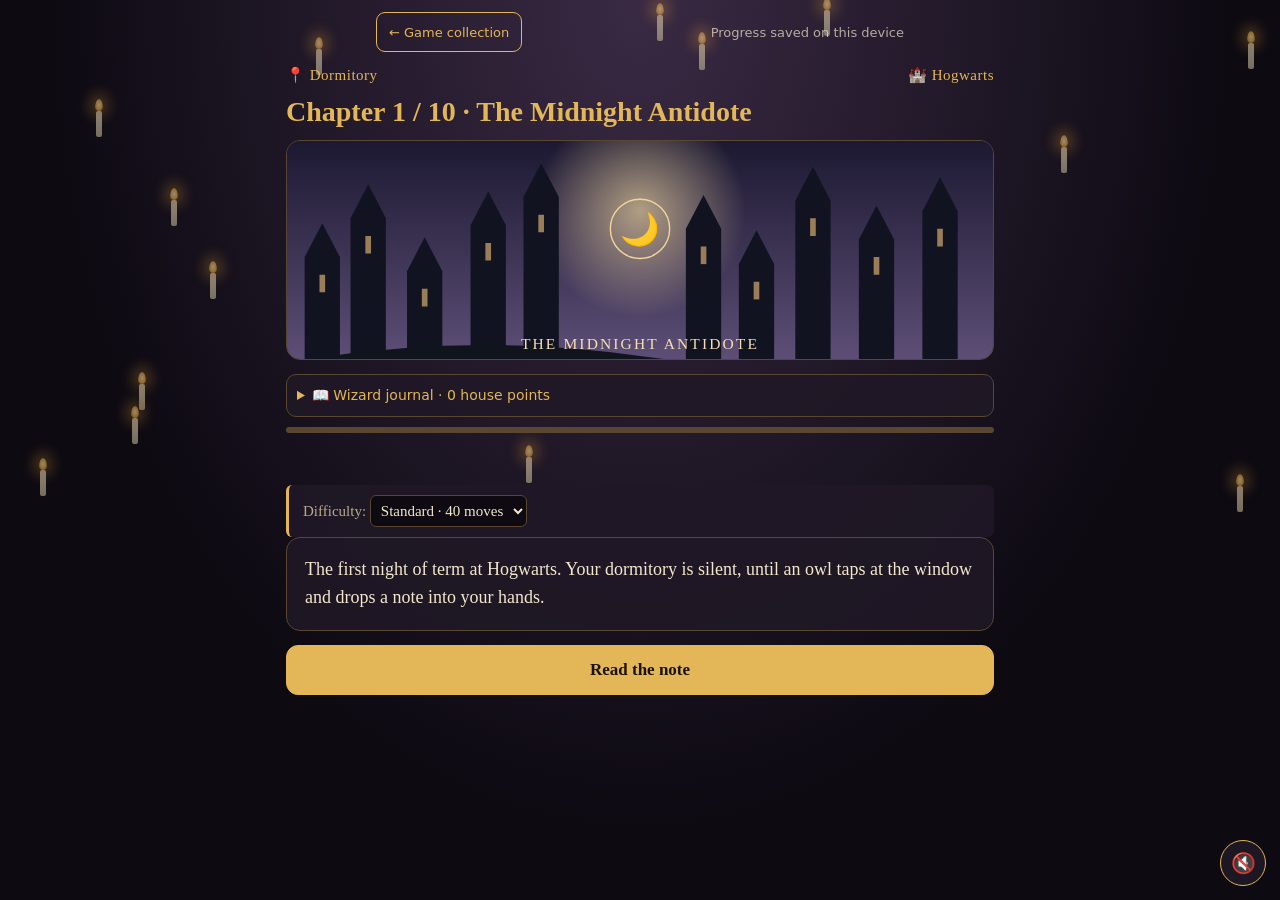
<file: midnight-antidote/index.html>
<!DOCTYPE html>
<html lang="en">
<head>
<meta charset="utf-8">
<meta name="viewport" content="width=device-width, initial-scale=1, viewport-fit=cover">
<title>The Midnight Antidote</title>
<style>
:root{--bg:#0d0a12;--card:rgba(32,24,38,.88);--ink:#f3e7cc;--dim:#b9aa88;--gold:#e3b657;--line:#5a4631;--bad:#ff7a88;--ok:#7be0a0;color-scheme:dark;box-sizing:border-box;padding-top:env(safe-area-inset-top,0px);padding-bottom:env(safe-area-inset-bottom,0px)}

*{box-sizing:border-box}
html,body{margin:0;min-height:100%;background:radial-gradient(ellipse at 50% 0,#3a2a44 0,var(--bg) 65%) fixed;color:var(--ink);font-family:'Palatino Linotype',Palatino,'Book Antiqua',Georgia,serif}
#app{max-width:560px;margin:0 auto;padding:14px 16px 40px;position:relative;z-index:1}
#candles{position:fixed;inset:0;pointer-events:none;overflow:hidden;opacity:.55}
#candles i{position:absolute;width:6px;height:26px;background:linear-gradient(#f6ecd2,#cdbf99);border-radius:2px;animation:fl 6s ease-in-out infinite}
#candles i::before{content:"";position:absolute;left:50%;top:-12px;width:8px;height:12px;margin-left:-4px;border-radius:50% 50% 50% 50%/70% 70% 30% 30%;background:radial-gradient(#fff6c8,#ffb43c 60%,transparent);box-shadow:0 0 14px 6px rgba(255,180,60,.45)}
@keyframes fl{0%,100%{transform:translateY(0)}50%{transform:translateY(-14px)}}
#mus{position:fixed;right:14px;bottom:calc(env(safe-area-inset-bottom,0px) + 14px);z-index:5;width:46px;height:46px;border-radius:50%;border:1px solid var(--gold);background:var(--card);color:var(--ink);font-size:20px;cursor:pointer}
.top{display:flex;justify-content:space-between;align-items:center;color:var(--gold);font-size:15px;letter-spacing:.5px}
.bar{height:6px;background:var(--line);border-radius:3px;margin:8px 0 12px;overflow:hidden}
.bar i{display:block;height:100%;background:linear-gradient(90deg,var(--gold),var(--bad))}
.chips{display:flex;flex-wrap:wrap;gap:6px;margin-bottom:12px;min-height:28px}
.chip{font-size:13px;padding:3px 10px;border:1px solid var(--line);border-radius:999px;background:var(--card)}
.chip.clue{color:var(--gold)}
.card{background:var(--card);border:1px solid var(--line);border-radius:14px;padding:18px;line-height:1.55;font-size:18px}
.msg{margin:12px 0 0;padding:10px 14px;border-left:3px solid var(--gold);background:var(--card);font-size:15px;color:var(--dim);border-radius:6px}
.msg.bad{border-color:var(--bad);color:var(--bad)}
.opts{display:flex;flex-direction:column;gap:10px;margin-top:14px}
button,input{font:inherit}
.opt{text-align:left;padding:14px 16px;font-size:17px;color:var(--ink);background:var(--card);border:1px solid var(--line);border-radius:12px;cursor:pointer}
.opt:active{border-color:var(--gold)}
.opt:disabled{opacity:.35}
.go{background:var(--gold);color:#1a1200;border-color:var(--gold);text-align:center;font-weight:bold}
input[type=text]{width:100%;padding:14px;font-size:20px;color:var(--ink);background:var(--bg);border:1px solid var(--line);border-radius:12px;text-align:center;letter-spacing:2px}
.pot{min-height:46px;display:flex;gap:8px;justify-content:center;align-items:center;margin-top:12px;padding:10px;border:2px dashed var(--line);border-radius:12px;font-size:15px}
.row{display:flex;gap:10px}.row .opt{flex:1;text-align:center}
em{color:var(--gold);font-style:italic}
</style>
<style>.collection-nav{position:relative;z-index:3;max-width:560px;margin:0 auto;padding:12px 16px 0;display:flex;align-items:center;justify-content:space-between;gap:12px;font:13px system-ui,sans-serif}.collection-nav a{color:var(--gold);text-decoration:none;border:1px solid var(--gold);padding:9px 12px;border-radius:9px;display:inline-flex;align-items:center;min-height:40px}.collection-nav span{opacity:.7}.collection-cover{height:104px;max-width:528px;margin:10px auto 0;border-radius:12px;background-position:center;background-size:cover;opacity:.9}.collection-nav a:focus-visible,button:focus-visible,input:focus-visible{outline:2px solid var(--gold);outline-offset:3px}button{cursor:pointer}#app{min-height:0} @media(max-width:560px){.collection-cover{margin-left:16px;margin-right:16px;height:90px}} @media(prefers-reduced-motion:reduce){*,*::before,*::after{animation-duration:.01ms!important;transition-duration:.01ms!important}}</style><style>#app{max-width:740px;padding-bottom:90px}.collection-cover{display:none}.chapter-title{font-size:clamp(19px,4vw,28px);margin:12px 0;color:var(--gold)}.scene-art{width:100%;height:clamp(130px,28vw,220px);object-fit:cover;border:1px solid var(--line);border-radius:14px}.journal{margin:10px 0;padding:10px;border:1px solid var(--line);border-radius:10px;background:var(--card);font:14px/1.5 system-ui}.journal summary{cursor:pointer;color:var(--gold)}.journal p{color:var(--dim)}.snitch-grid{display:grid;grid-template-columns:repeat(4,1fr);gap:8px}.snitch-grid button{aspect-ratio:1.25;text-align:center;font-size:26px;background:#203b35;color:#a6b8a1}.snitch-grid button.target{color:#fff5be;background:#806026;border-color:#ffda72;box-shadow:0 0 16px #e3b65788}.maze{display:grid;grid-template-columns:repeat(5,1fr);gap:4px;max-width:350px;width:100%;margin:auto}.tile{aspect-ratio:1;display:grid;place-items:center;background:#1c4d56;border-radius:8px;font-size:24px}.tile.wall{background:#1a252d;color:#66808a}.directions{display:flex;justify-content:center;gap:8px}.directions button{min-width:55px;text-align:center}.opt:hover{border-color:var(--gold)}.card{animation:arrive .25s ease-out}@keyframes arrive{from{opacity:.6;transform:translateY(5px)}to{opacity:1;transform:none}}</style><link rel="stylesheet" href="rpg.css"></head>
<body><nav class="collection-nav"><a href="../">← Game collection</a><span>Progress saved on this device</span></nav><div class="collection-cover" aria-hidden="true" style="background-image:url(../assets/midnight.svg)"></div>
<div id="candles"></div>
<div id="app"></div>
<button id="mus" aria-label="Toggle music">🔇</button>
<script>
const LIMIT=40;const limit=()=>({relaxed:60,standard:40,hard:30}[S.difficulty]||LIMIT);
const IT={moonpetal:'🌙 Moonpetal',silverroot:'✨ Silverroot',dew:'💧 Sky dew',feather:'🪶 Owl feather',ember:'🔥 Candle ember',mist:'🌫️ Mist vial',nightshade:'☠️ Nightshade',scale:'🐉 Dragon scale'};
const REC3=['ember','moonpetal','scale'];const REC1=['moonpetal','silverroot','dew'],REC2=['feather','ember','mist'];let REC=REC1;
let S;
const HN={hg:'🦁 Gryffindor',hr:'🦅 Ravenclaw',hh:'🦡 Hufflepuff',hs:'🐍 Slytherin'};
function houseTag(){for(const k in HN)if(S.f[k])return HN[k];return '🏰 Hogwarts'}
const SK='mhp1';
function save(){try{if(S.scene==='intro')return;const r=JSON.parse(localStorage.getItem('collection.record.mhp1')||'{}');r.chapter=Math.max(r.chapter||0,chapter());r.bestPoints=Math.max(r.bestPoints||0,S.points||0);r.spells=[...new Set([...(r.spells||[]),...(S.spells||[])])];if(S.scene==='vaultdone'||S.scene==='win'||chapter()>=4)r.vault=true;if(S.scene==='cured'||S.f.c2)r.cured=true;if(terminal.includes(S.scene)){r.endings=[...new Set([...(r.endings||[]),S.scene])];}localStorage.setItem('collection.record.mhp1',JSON.stringify(r));if(terminal.includes(S.scene)&&S.scene!=='dawn')localStorage.removeItem(SK);else localStorage.setItem(SK,JSON.stringify(S))}catch(e){}}
function hasSave(){try{return !!localStorage.getItem(SK)}catch(e){return false}}
function newG(){S={scene:'intro',inv:[],f:{},t:0,msg:'',bad:false,pick:[],difficulty:'standard',chapter:1,points:0,spells:[],trial:{}}}
const hall=()=>({t:'Back to the corridor',go:'hall'});
const sc={
intro:{loc:'Dormitory',text:()=>'The first night of term at Hogwarts. Your dormitory is silent, until an owl taps at the window and drops a note into your hands.',ch:[{t:'Read the note',go:'note'},{t:'▶ Continue saved game',go:'load',if:()=>hasSave()}]},
note:{loc:'Dormitory',text:()=>'<em>“Wren has been frozen into stone by a bad potion in the common room. Only the Moonlight Antidote can free them, and it must be finished before the dawn bell. Find the recipe, gather the ingredients, and open the dungeon. Hurry. — A friend”</em>',ch:[{t:'Choose your house and sneak out',go:'house'}]},
house:{loc:'Dormitory',text:()=>'Before you slip out, which house do you wear on your robes? Each comes with a small perk.',
 ch:[{t:'🦁 Gryffindor: 8 extra moves before dawn',set:['hg'],go:'hall'},{t:'🦅 Ravenclaw: hints cost no time',set:['hr'],go:'hall'},{t:'🦡 Hufflepuff: failed brews cost no time',set:['hh'],go:'hall'},{t:'🐍 Slytherin: wrong answers cost no time',set:['hs'],go:'hall'}]},
hall:{loc:'Hogwarts corridor',text:s=>'Moonlight spills across the stone floor. Three paths lead on: the library, the greenhouse, and a heavy dungeon door with three number dials.'+(s.f.open?' The dungeon door now stands open.':''),
 ch:[{t:'📚 Visit the library',go:'library'},{t:'🌿 Visit the greenhouse',go:'greenhouse'},{t:'🚪 Try the dungeon door',go:'door',if:s=>!s.f.open},{t:'🕯️ Descend into the dungeon',go:'dungeon',if:s=>s.f.open}]},
library:{loc:'Library',text:s=>s.f.recipe?'The restricted shelf stands open. You copied the recipe riddle, and noticed a number inked inside the cover: <em>3</em>.':'Shelves tower into the dark. A floating book blocks the restricted section and begins to whisper a riddle.',
 ch:[{t:'Answer the book’s riddle',go:'riddle',if:s=>!s.f.recipe},hall()]},
riddle:{loc:'Library',type:'puzzle',q:'“The more you take, the more you leave behind. What am I?”',ans:['footsteps','footstep','steps','step'],hint:'Think about walking down a long corridor.',
 ok:{set:['recipe','d1'],go:'library',msg:'The book swings open. Inside: the recipe riddle, and the number 3.'},back:'library'},
greenhouse:{loc:'Herbology Greenhouse',text:()=>'Glass walls drip with dew and the plants murmur in their sleep. A ghostly gardener wrings his hands beside the roses.',
 ch:[{t:'Pick the glowing moonpetal',once:'gm',give:['moonpetal'],msg:'You pluck a moonpetal. It hums softly.'},
 {t:'Pick the dark nightshade',once:'gn',give:['nightshade'],msg:'You gather some nightshade.'},
 {t:'Read the plant labels',once:'gl',set:['d2'],msg:'Every pot is numbered. The one under the moonpetal reads: 7.'},
 {t:'Talk to the ghost gardener',go:'ghost',if:s=>!s.f.d3},hall()]},
ghost:{loc:'Herbology Greenhouse',text:()=>'“Please,” he sighs, “I lost my trowel a hundred years ago and I’ve been searching ever since. Won’t you spare a moment?”',
 ch:[{t:'Help him search the flowerbeds',set:['kind','d3'],go:'greenhouse',msg:'You find the trowel in minutes. He beams: “The last number you seek is 1!”'},
 {t:'Brush him off',set:['rude','d3'],go:'greenhouse',msg:'He mutters, “…the number is 1,” and sulks away.'}]},
door:{loc:'Dungeon door',type:'puzzle',q:'Three brass dials glint in the gloom. Enter the numbers in this order: library, plant label, ghost gardener.',ans:['371'],hint:'Check your clue chips at the top.',
 ok:{set:['open'],go:'dungeon',msg:'Click. The dungeon door swings open.'},back:'hall'},
dungeon:{loc:'Potions Dungeon',text:()=>'Cold air, dripping stone, rows of shelves, and an old iron cauldron in the middle of it all.',
 ch:[{t:'Take silverroot from the shelf',once:'ds',give:['silverroot'],msg:'The roots gleam like silver wire.'},
 {t:'Take a vial of sky dew',once:'dd',give:['dew'],msg:'A vial of dew that fell from the clouds.'},
 {t:'Take a dragon scale',once:'dc',give:['scale'],msg:'It is warm to the touch.'},
 {t:'Take a vial of mist',once:'dm',give:['mist'],msg:'The vial swirls with pale mist.',if:s=>s.f.c2},{t:'🧪 Approach the cauldron',go:'brew'},hall()]},
brew:{loc:'Cauldron',type:'brew'},
cured:{loc:'Common room',text:()=>'The potion glows like liquid moonlight. You race upstairs and pour it over Wren. The stone cracks, colour floods back, and Wren gasps, then laughs.',ch:[{t:'Continue',set:['c2'],go:'c2intro'}]},
c2intro:{loc:'Common room',text:()=>'Wren sits up, brushing stone dust from their sleeves. <em>“Thank you,”</em> they whisper. <em>“It was no accident. Someone dropped something into my cauldron. I saw a silver ring glint in the candlelight, and a burnt scrap of parchment fell. We have until the next dawn bell to find them.”</em>',ch:[{t:'Hunt for clues',go:'hall2'}]},
hall2:{loc:'Hogwarts corridor',text:s=>'Grey morning light creeps through the windows. '+(s.f.clear?'Glowing footprints shimmer on the floor, leading up toward the tower.':'Clues lie in the Owlery and the Great Hall, and the cauldron waits below.'),
 ch:[{t:'🦉 Climb to the Owlery',go:'owlery'},{t:'🍽️ Enter the Great Hall',go:'hall3'},{t:'🕯️ Descend to the cauldron',go:'dungeon'},{t:'👣 Follow the glowing footprints',go:'confront',if:s=>s.f.clear}]},
owlery:{loc:'Owlery',text:()=>'Feathers drift through the cold air. A barn owl clutches a burnt scrap of parchment in its beak.',
 ch:[{t:'Read the burnt parchment',go:'cipher',if:s=>!s.f.letter},{t:'Take an owl feather',once:'of',give:['feather'],msg:'A soft grey feather.'},{t:'Back to the corridor',go:'hall2'}]},
cipher:{loc:'Owlery',type:'puzzle',q:'The parchment reads: UIF HSFBU IBMM. Each letter is one step ahead of the real one. Where is the secret meeting?',ans:['thegreathall','greathall'],hint:'Move every letter back by one: U becomes T.',
 ok:{set:['letter','r2'],go:'owlery',msg:'It says “The Great Hall.” A second riddle on the back describes a Draught of Clear Sight.'},back:'owlery'},
hall3:{loc:'Great Hall',text:()=>'Four long tables stretch under a ceiling of drifting clouds. Portraits murmur behind you.',
 ch:[{t:'Examine the silver ring on the floor',once:'gr',set:['ring'],msg:'The ring is engraved with the initials S.V.'},{t:'Take a glowing candle ember',once:'ge',give:['ember'],msg:'The ember burns without smoke.'},{t:'Ask the portraits about S.V.',once:'gp',msg:'“Silas Vane,” they whisper. “A prefect who lost the potions prize to Wren.”'},{t:'Back to the corridor',go:'hall2'}]},
confront:{loc:'Astronomy Tower',text:()=>'The footprints end at the top of the tower, where a prefect stares at the stars, a silver ring missing from his finger. It is Silas Vane.',
 ch:[{t:'Accuse Silas with your evidence',go:'endA',if:s=>s.f.ring||s.f.letter},{t:'Accuse the caretaker instead',go:'endB'},{t:'Speak to Silas kindly first',go:'end',if:s=>s.f.ring&&s.f.letter}]},
endA:{loc:'Dawn',text:()=>'Silas confesses under the weight of the evidence and is led away. Wren is safe, but the castle feels a little colder. <em>Ending: Justice served.</em>',ch:[{t:'Play again',go:'reset'}]},
endB:{loc:'Dawn',text:()=>'The caretaker blinks in confusion while Silas slips down the stairs. Wren is safe, but the saboteur is still out there. <em>Ending: Wrong target.</em>',ch:[{t:'Play again',go:'reset'}]},
end:{loc:'Dawn',text:s=>'Silas admits he envied Wren and never meant it to go so far. Your kindness earns his apology, and the three of you are awarded fifty points at the dawn feast. '+(s.f.kind?'In the greenhouse, the gardener ghost waves his trowel in salute. ':'')+'Then Silas lowers his voice: <em>“There is something beneath the clock tower that you must see.”</em>',ch:[{t:'Continue to Chapter 3',set:['c3','r3'],go:'c3intro'}]},
c3intro:{loc:'Clock tower',text:()=>'Silas wipes his eyes. <em>“I wanted the founders’ vault beneath the clock tower: lost recipes that would have made me famous. It only opens for a Dawnlight Elixir, and I never cracked the recipe.”</em> He presses a scrap into your hand: <em>“First, what burns without a hearth. Then, what blooms beneath the moon. Last, what a dragon sheds.”</em> Wren grins. <em>“Let’s open it together.”</em>',ch:[{t:'Head for the clock tower',go:'hall4'}]},
hall4:{loc:'Hogwarts corridor',text:s=>'The clock tower looms over the castle, and the vault lies sealed beneath it.'+(s.f.vopen?' The vault door stands open.':'')+(s.f.sun?' The elixir glows warm in your satchel.':''),
 ch:[{t:'🕰️ Climb the clock tower',go:'clock'},{t:'🕯️ Descend to the cauldron',go:'dungeon'},{t:'🗝️ Enter the vault',go:'vault',if:s=>s.f.vopen&&s.f.sun}]},
clock:{loc:'Clock tower',text:()=>'The great clock’s hands are frozen. A brass plaque reads: <em>“Reverse the road you walked at the dungeon door.”</em>',
 ch:[{t:'Try the vault door',go:'vdoor',if:s=>!s.f.vopen},{t:'Back down',go:'hall4'}]},
vdoor:{loc:'Vault door',type:'puzzle',q:'The vault door has three dials. The plaque says: reverse the road you walked at the dungeon door.',ans:['173'],hint:'Take the code you used at the dungeon door and read it backward.',ok:{set:['vopen'],go:'clock',msg:'The dials spin, and the vault door groans open.'},back:'clock'},
vault:{loc:'The Vault',text:()=>'Lantern light drifts over shelves of ancient recipe books. A shimmering guardian rises and speaks: <em>“Say my name and I am gone. What am I?”</em>',ch:[{t:'Answer the guardian',go:'guard'}]},
guard:{loc:'The Vault',type:'puzzle',q:'The guardian waits. “Say my name and I am gone. What am I?”',ans:['silence','quiet'],hint:'Think about what you break the moment you speak.',ok:{go:'vaultdone',msg:'The guardian smiles and fades.'},back:'vault'},
win:{loc:'The Vault',text:s=>'The vault is yours. '+houseTag()+' earns two hundred points, Silas is given a second chance, and Wren pockets the oldest recipe for next term. <em>The first mystery is solved.</em>',ch:[{t:'Continue to Chapter 4',go:'c4intro'},{t:'Play again',go:'reset'}]},
dawn:{loc:'Dawn',text:s=>s.f.c2?'The dawn bell tolls. The trail has gone cold and the saboteur slips away. Perhaps with a quicker route through the castle…':'The dawn bell tolls. Wren stays frozen for one more day. Perhaps with a quicker route through the castle…',ch:[{t:'Retry this chapter',go:'retry',if:s=>!!s.checkpoint},{t:'Start over',go:'reset'}]}
};
const EXTRA={"vaultdone": {"loc": "The Vault", "text": "The guardian fades, leaving a compass that points into the Forbidden Forest. Wren hears a voice calling from its needle. The vault was only the beginning.", "ch": [{"t": "Continue to Chapter 4", "go": "c4intro"}]}, "c4intro": {"loc": "Forbidden Forest", "text": "Hagrid has found an injured mooncalf and a trail of silver leaves. The compass whispers that something is stealing magic from the castle. Choose how to approach.", "ch": [{"t": "Help the mooncalf first (+ friendship)", "go": "forestcare", "set": ["beastfriend"], "points": 15}, {"t": "Follow the trail immediately", "go": "forestpath"}]}, "forestcare": {"loc": "Hagrid’s clearing", "text": "Wren wraps the creature in a cloak. It nudges you toward a hidden path. Hagrid teaches you the light spell Lumos.", "ch": [{"t": "Follow the silver leaves", "go": "forestpath"}]}, "forestpath": {"loc": "Forbidden Forest", "text": "Three enchanted gates bar the trail. A fallen sign describes their weaknesses. Learn Lumos, then choose the appropriate spell at each gate.", "ch": [{"t": "Attempt the forest trial", "go": "foresttrial"}]}, "c5intro": {"loc": "Chamber of Echoes", "text": "The forest spirit gives you a silver key. Below the castle, a hidden chamber repeats every sound twice. Silas has followed you, carrying an old map.", "ch": [{"t": "Enter with Silas (+ trust)", "go": "echo", "set": ["silastrust"], "points": 10}, {"t": "Ask Silas to guard the entrance", "go": "echo"}]}, "c6intro": {"loc": "Quidditch pitch", "text": "The chamber reveals a seal hidden inside the Golden Snitch used in the next house match. Madam Hooch allows you to try out as a seeker.", "ch": [{"t": "Mount your broom", "go": "quidditch"}]}, "c7intro": {"loc": "Room of Requirement", "text": "The Snitch opens, releasing a fragment of the castle’s memory. A mirror appears. It offers visions of your deepest wishes, but Wren warns that only one path leads onward.", "ch": [{"t": "Study the mirror’s moving symbols", "go": "mirrortrial"}]}, "c8intro": {"loc": "Black Lake", "text": "The mirror reveals the second seal beneath the Black Lake. Professor Flitwick teaches you a bubble-head charm, but the lake guardian demands a safe passage through its maze.", "ch": [{"t": "Dive beneath the surface", "go": "lakemaze"}]}, "c9intro": {"loc": "Great Hall", "text": "With two seals restored, the castle shakes. Living shadows rise around the Great Hall. Professor McGonagall asks you to shield the younger students. Your friends stand beside you.", "ch": [{"t": "Defend the students together", "go": "dueltrial", "set": ["defender"], "points": 15}, {"t": "Race directly toward the shadow", "go": "dueltrial"}]}, "c10intro": {"loc": "Astronomy Tower", "text": "The final shadow is not a monster but the echo of a forgotten student, trapped in a spell for decades. The compass, seals and your friends can break the curse. What kind of wizard will you be?", "ch": [{"t": "Break the curse through a final spell trial", "go": "finaltrial"}]}, "finalchoice": {"loc": "Astronomy Tower", "text": "The shadow collapses into a frightened figure. The power of the founders is yours to decide. Your actions throughout the adventure have earned your friends’ trust.", "ch": [{"t": "Restore the lost student and share the knowledge", "go": "hero", "points": 30}, {"t": "Seal the dangerous magic away", "go": "guardianend", "points": 20}, {"t": "Keep the power for your house", "go": "ambition", "points": 10}]}, "hero": {"loc": "Dawn at Hogwarts", "text": "You restore the forgotten student. Wren and Silas stand beside you as the castle celebrates a new dawn. Ending: The Light of Hogwarts.", "ch": [{"t": "Play again", "go": "reset"}, {"t": "Replay final chapter", "go": "retry"}]}, "guardianend": {"loc": "Dawn at Hogwarts", "text": "You seal the dangerous magic and become the vault’s protector. Ending: Keeper of the Secrets.", "ch": [{"t": "Play again", "go": "reset"}, {"t": "Replay final chapter", "go": "retry"}]}, "ambition": {"loc": "Dawn at Hogwarts", "text": "Your house gains extraordinary knowledge, but the other houses wonder what you will do with it. Ending: The Ambitious Heir.", "ch": [{"t": "Play again", "go": "reset"}, {"t": "Replay final chapter", "go": "retry"}]}};for(const [id,v] of Object.entries(EXTRA)){sc[id]={...v,text:()=>v.text}};
const NAMES=["The Midnight Antidote", "The Silver Ring", "The Founders’ Vault", "The Forbidden Forest", "The Chamber of Echoes", "The Quidditch Cup", "The Mirror of Memories", "The Black Lake", "The Midnight Siege", "The Last Dawn"];
const TRIALS={foresttrial:{loc:'Forest gates',title:'Spellcraft • Forest gates: Lumos lights darkness, Alohomora unlocks doors, Protego shields attacks.',spell:'Lumos',next:'c5intro',rounds:[['A dark tunnel hides the path.','Lumos','Alohomora','Protego'],['A locked iron gate blocks the trail.','Alohomora','Lumos','Protego'],['A branch lashes toward your face.','Protego','Lumos','Accio']]},echo:{loc:'Chamber of Echoes',title:'Echo cipher',next:'c6intro',spell:'Alohomora',rounds:[['A rune says: what repeats your voice without a mouth?','Echo','Shadow','Mirror'],['The map says north, east, south. Which direction reverses east?','West','North','South'],['A door says 2, 4, 8, 16, ?.','32','24','30']]},quidditch:{loc:'Quidditch stadium',title:'Seeker challenge',next:'snitcharena',spell:'Accio',rounds:[['A Bludger approaches from your left.','Dodge right','Dodge left','Stop'],['The Snitch dives below the stands.','Dive','Climb','Land'],['It changes direction sharply upward.','Climb','Dive','Turn left'],['The Snitch is within reach.','Catch','Wait','Turn away']]},mirrortrial:{loc:'Room of Requirement',title:'Memory of the founders',next:'c8intro',spell:'Revelio',memory:['🦁','🦅','🦡','🐍','⭐']},lakemaze:{loc:'Black Lake',title:'Underwater maze',next:'c9intro',spell:'Bubble-Head Charm',maze:true},dueltrial:{loc:'Great Hall',title:'Wizard duel: Protego shields, Expelliarmus disarms, Accio summons, Lumos lights.',next:'c10intro',spell:'Expelliarmus',rounds:[['A shadow launches a curse at you.','Protego','Accio','Lumos'],['Its wand is exposed.','Expelliarmus','Lumos','Alohomora'],['Dark fog covers the students.','Lumos','Accio','Alohomora'],['A fallen shield must be pulled to safety.','Accio','Expelliarmus','Lumos']]},finaltrial:{loc:'Astronomy Tower',title:'The final enchantment: Revelio reveals, Expecto Patronum summons hope.',next:'finalchoice',spell:'Expecto Patronum',rounds:[['The shadow attacks. Protect your friends.','Protego','Accio','Lumos'],['Reveal the hidden curse.','Revelio','Alohomora','Accio'],['Disarm the cursed wand.','Expelliarmus','Lumos','Protego'],['Summon a light of hope.','Expecto Patronum','Accio','Alohomora']]}};
TRIALS.snitcharena={loc:'Quidditch stadium',title:'Catch the Golden Snitch',next:'c7intro',spell:'Seeker’s reflexes',catch:true};
for(const [id,v] of Object.entries(TRIALS))sc[id]={loc:v.loc,type:'trial'};
const terminal=['endA','endB','dawn','hero','guardianend','ambition'];
function chapter(){return S.chapter|| (S.f.c3?3:S.f.c2?2:1)}
function enrich(){S.chapter=chapter();S.points=Number(S.points)||0;S.spells=Array.isArray(S.spells)?S.spells:[];S.trial=S.trial||{};}
function checkpoint(){const cp=JSON.parse(JSON.stringify(S));delete cp.checkpoint;cp.trial={};cp.msg='';cp.bad=false;S.checkpoint=cp;}
function reward(n){S.points+=n;}
function completeTrial(v){if(!v.catch&&!S.spells.includes(v.spell))S.spells.push(v.spell);reward(40);S.trial={};S.msg='Challenge complete! +40 house points · '+v.spell+' mastered.';sfx(1);goto(v.next)}
function penalty(msg){if(!S.f.hs)tick();S.bad=true;S.msg=msg; sfx(0);goto(S.scene)}
let arenaTimer=0;function trial(sce,msg){const v=TRIALS[S.scene];const a=S.trial;app.append(h('div','card',v.title));if(msg)app.append(h('div','msg'+(S.bad?' bad':''),msg));S.bad=false;
 const o=h('div','opts');app.append(o);
 if(v.catch){if(!Number.isInteger(a.target))a.target=Math.floor(Math.random()*12);a.hits=a.hits||0;const desc=h('div','msg','Catch the golden target three times. Hits '+a.hits+' / 3.');const board=h('div','snitch-grid');let buttons=[];function drawTarget(){buttons.forEach((b,i)=>{b.textContent=i===a.target?'✦':'·';b.classList.toggle('target',i===a.target);b.setAttribute('aria-label',i===a.target?'Golden Snitch':'Empty square')})}for(let i=0;i<12;i++){const b=h('button','opt','·');b.onclick=()=>{if(i===a.target){a.hits++;sfx(1);if(a.hits>=3)return completeTrial(v);a.target=(a.target+1+Math.floor(Math.random()*11))%12;render()}else penalty('Missed! Watch for the gold target.');};board.append(b);buttons.push(b)}o.append(desc,board);drawTarget();if(!matchMedia('(prefers-reduced-motion: reduce)').matches)arenaTimer=setInterval(()=>{if(S.scene!=='snitcharena'||document.hidden)return;a.target=(a.target+1+Math.floor(Math.random()*11))%12;drawTarget()},({relaxed:1400,standard:1050,hard:750}[S.difficulty]||1050));return}
 if(v.memory){if(!a.sequence){a.sequence=[...v.memory].sort(()=>Math.random()-.5);a.pos=0;a.show=true;save()}if(a.show){o.append(h('div','card','Memorise the order: '+a.sequence.join('  ')));const b=h('button','opt go','I’m ready');b.onclick=()=>{a.show=false;render()};o.append(b)}else{o.append(h('div','msg','Symbol '+(a.pos+1)+' of '+a.sequence.length));for(const symbol of v.memory){const b=h('button','opt',symbol);b.onclick=()=>{if(symbol===a.sequence[a.pos]){a.pos++;if(a.pos===a.sequence.length)return completeTrial(v);render()}else{a.pos=0;a.show=true;penalty('The mirror flickers. Try the sequence again.')}};o.append(b)}}return}
 if(v.maze){const map=['.....','.##.#','...#.','##...','.....'];if(!a.pos){a.pos=[0,0];save()}const grid=h('div','maze');map.forEach((line,r)=>[...line].forEach((cell,c)=>{const here=a.pos[0]===r&&a.pos[1]===c;grid.append(h('div','tile'+(cell==='#'?' wall':''),here?'🧙':r===4&&c===4?'🔑':cell==='#'?'▓':'·'))}));o.append(grid,h('div','msg','Guide yourself to the key. Avoid the rocks.'));const controls=h('div','directions');for(const [txt,dr,dc] of [['↑',-1,0],['←',0,-1],['↓',1,0],['→',0,1]]){const b=h('button','opt',txt);b.onclick=()=>{let r=a.pos[0]+dr,c=a.pos[1]+dc;if(!map[r]||map[r][c]!=='.')return penalty('A rock blocks that route.');a.pos=[r,c];tick();if(r===4&&c===4)return completeTrial(v);goto(S.scene)};controls.append(b)}o.append(controls);return}
 const i=a.i||0,round=v.rounds[i];o.append(h('div','msg','Round '+(i+1)+' / '+v.rounds.length),h('div','card',round[0]));if(!a.order){a.order=[1,2,3].sort(()=>Math.random()-.5);save()}for(const j of a.order){const b=h('button','opt',round[j]);b.onclick=()=>{if(j===1){a.i=i+1;delete a.order;sfx(1);if(a.i===v.rounds.length)return completeTrial(v);reward(5);S.msg='Excellent! +5 house points.';render()}else penalty('Not quite. Choose the spell or movement that fits the situation.')};o.append(b)}
}

const app=document.getElementById('app');
function h(tag,cls,txt,html){const e=document.createElement(tag);if(cls)e.className=cls;if(html)e.innerHTML=html;else if(txt!=null)e.textContent=txt;return e}
function goto(id){
  if(id==='retry'&&S.checkpoint){const cp=structuredClone(S.checkpoint);S=cp;checkpoint();return render()}
  if(id==='reset'){try{localStorage.removeItem(SK)}catch(e){}newG();return render()}
  if(id==='load'){try{const loaded=JSON.parse(localStorage.getItem(SK));if(!loaded||!sc[loaded.scene]||!loaded.f||!Array.isArray(loaded.inv))throw Error('Invalid save');S=loaded;S.pick=S.pick||[];enrich();if(S.scene==='win')S.scene='vaultdone'}catch(e){newG()}return render()}
  if(id==='hall'&&S.f.c3)id='hall4';else if(id==='hall'&&S.f.c2)id='hall2';
  const match=/^c(\d+)intro$/.exec(id);if(match){S.chapter=Number(match[1]);S.t=S.f.hg?-8:0;S.trial={};reward(25);}
  if(S.f.hg&&!S.f.hgd){S.f.hgd=1;S.t-=8}
  S.scene=id;if(match||id==='hall'&&!S.checkpoint){checkpoint()}
  if(S.t>=limit()&&!['cured','end','endA','endB','dawn','confront','c2intro','c3intro','win','vaultdone','hero','guardianend','ambition'].includes(id))S.scene='dawn';
  render();
}
function tick(){S.t++}
function apply(c){
  (c.set||[]).forEach(k=>S.f[k]=1);(c.give||[]).forEach(i=>{if(!S.inv.includes(i))S.inv.push(i)});
  if(c.once)S.f[c.once]=1;if(c.points)reward(c.points);
}
function render(){
  clearInterval(arenaTimer);enrich();save();
  const sce=sc[S.scene];app.innerHTML='';
  const top=h('div','top');top.append(h('span',null,'📍 '+sce.loc),h('span',null,houseTag()));app.append(top);const hd=h('h1','chapter-title','Chapter '+chapter()+' / 10 · '+NAMES[chapter()-1]);app.append(hd);const heroArt=h('img','scene-art');heroArt.src='../assets/chapter-'+chapter()+'.svg';heroArt.alt='';app.append(heroArt);const journal=h('details','journal');journal.append(h('summary',null,'📖 Wizard journal · '+S.points+' house points'));journal.append(h('p',null,'Mastered spells: '+(S.spells.join(', ')||'None yet')),h('p',null,'Friends: '+[S.f.kind?'Gardener':null,S.f.beastfriend?'Mooncalf':null,S.f.silastrust?'Silas':null].filter(Boolean).join(', ')));journal.append(h('p',null,'Story chapters: '+NAMES.map((n,i)=>(i+1<=chapter()?'✓ ':'🔒 ')+(i+1)+'. '+n).join(' · ')));app.append(journal);
  const bar=h('div','bar');const i=h('i');i.style.width=Math.max(0,Math.min(100,S.t/limit()*100))+'%';bar.append(i);app.append(bar);
  const chips=h('div','chips');
  S.inv.forEach(k=>chips.append(h('span','chip',IT[k])));
  if(S.f.recipe||S.f.d1||S.f.d2||S.f.d3)chips.append(h('span','chip clue','Door code: '+(S.f.d1?'3':'?')+' '+(S.f.d2?'7':'?')+' '+(S.f.d3?'1':'?')));
  app.append(chips);
  const msg=S.msg;S.msg='';
   if(S.scene==='intro'){const box=h('div','msg');box.append(h('span',null,'Difficulty: '));const sel=h('select');sel.setAttribute('aria-label','Difficulty for new game');sel.style.cssText='font:inherit;color:var(--ink);background:var(--bg);border:1px solid var(--line);padding:6px;border-radius:6px';[['relaxed','Relaxed · 60 moves'],['standard','Standard · 40 moves'],['hard','Hard · 30 moves']].forEach(([v,t])=>{const op=h('option',null,t);op.value=v;sel.append(op)});sel.value=S.difficulty||'standard';sel.onchange=()=>S.difficulty=sel.value;box.append(sel);app.append(box)}else{app.append(h('div','msg',Math.max(0,limit()-S.t)+' moves left · Chapter '+chapter()))}
  if(sce.type==='trial')return trial(sce,msg);
  if(sce.type==='puzzle')return puzzle(sce,msg);
  if(sce.type==='brew')return brew(msg);
  app.append(h('div','card',null,sce.text(S)));
  if(msg)app.append(h('div','msg'+(S.bad?' bad':''),msg));S.bad=false;
  const o=h('div','opts');
  sce.ch.filter(c=>(!c.if||c.if(S))&&!(c.once&&S.f[c.once])).forEach((c,n)=>{
    const b=h('button','opt'+(c.go==='end'||c.go==='reset'||S.scene==='intro'||S.scene==='note'?' go':''),c.t);
    b.onclick=()=>{apply(c);if(!['reset','load','end','cured','retry'].includes(c.go||S.scene))tick();S.msg=c.msg||'';goto(c.go||S.scene)};
    o.append(b);
  });
  app.append(o);
}
function puzzle(sce,msg){
  app.append(h('div','card',sce.q));
  if(msg)app.append(h('div','msg'+(S.bad?' bad':''),msg));S.bad=false;
  const inp=h('input');inp.type='text';inp.autocomplete='off';inp.placeholder='Your answer';inp.inputMode=sce.ans[0]/1>=0?'numeric':'text';
  const w=h('div','opts');w.append(inp);
  const sub=h('button','opt go','🪄 Cast answer');
  const go=()=>{
    const v=inp.value.trim().toLowerCase().replace(/[\s,\-]/g,'');
    if(sce.ans.includes(v)){reward(10);tick();apply(sce.ok);S.msg=sce.ok.msg;goto(sce.ok.go)}
    else{if(!S.f.hs)tick();S.bad=true;S.msg='Nothing happens. That isn’t right.';sc[S.scene]&&goto(S.scene)}
  };
  sub.onclick=go;inp.onkeydown=e=>{if(e.key==='Enter')go()};
  const row=h('div','row');
  const hb=h('button','opt','✨ Lumos (hint)');hb.onclick=()=>{if(!S.f.hr)tick();S.msg=sce.hint;S.bad=false;goto(S.scene)};
  const bk=h('button','opt','Leave');bk.onclick=()=>goto(sce.back);
  row.append(hb,bk);w.append(sub,row);app.append(w);
  if(S.msg){}
}
function brew(msg){
  const c3=S.f.c3,c2=S.f.c2,known=c3?S.f.r3:c2?S.f.r2:S.f.recipe;REC=c3?REC3:c2?REC2:REC1;
  app.append(h('div','card',null,known?'The recipe riddle you copied reads:<br><em>'+(c3?'“First, what burns without a hearth. Then, what blooms beneath the moon. Last, what a dragon sheds.”':c2?'“First, what carries letters through the night. Then, what burns without a hearth. Last, what hides the morning hills.”':'“First, what blooms beneath the moon. Then, what gleams below the soil. Last, a drop of what the sky lets fall.”')+'</em><br>Add three ingredients in order, then stir.':'You never found the recipe. The cauldron bubbles, waiting. Add three ingredients in order and stir, if you dare.'));
  if(msg)app.append(h('div','msg'+(S.bad?' bad':''),msg));S.bad=false;
  const pot=h('div','pot');
  if(!S.pick.length)pot.textContent='The cauldron is empty';
  S.pick.forEach((k,n)=>pot.append(h('span','chip',(n+1)+'. '+IT[k])));
  app.append(pot);
  const o=h('div','opts');
  if(!S.inv.length)o.append(h('div','msg bad','You have no ingredients yet. Explore the castle first.'));
  S.inv.forEach(k=>{
    const b=h('button','opt',IT[k]);b.disabled=S.pick.includes(k)||S.pick.length>=3;
    b.onclick=()=>{S.pick.push(k);render()};o.append(b);
  });
  const row=h('div','row');
  const st=h('button','opt go','🥄 Stir');st.disabled=S.pick.length<3;
  st.onclick=()=>{
    const n=S.pick.filter((k,i)=>k===REC[i]).length;
    if(n===3){reward(20);S.pick=[];sfx(1);if(S.f.c3){S.f.sun=1;S.msg='The Dawnlight Elixir glows warm gold. It will wake the vault.';return goto('hall4')}if(S.f.c2){S.f.clear=1;S.msg='The potion shimmers silver. Glowing footprints appear on the floor, leading upward!';return goto('hall2')}return goto('cured')}
    sfx(0);if(!S.f.hh)tick();S.pick=[];S.bad=true;S.msg='The brew fizzles into grey smoke. '+n+' of 3 ingredients were in the right place.';goto(S.t>=limit()?'dawn':'brew');
  };
  const em=h('button','opt','Empty');em.onclick=()=>{S.pick=[];render()};
  const lv=h('button','opt','Leave');lv.onclick=()=>{S.pick=[];goto('dungeon')};
  row.append(st,em);o.append(row,lv);app.append(o);
}
/* Original ambient music, generated live with Web Audio */
const mf=m=>440*Math.pow(2,(m-69)/12);
const CH=[[50,57,62,65,69,74],[46,53,58,62,65,70],[43,50,55,58,62,67],[45,52,57,61,64,69]];
let ac,mg,on=false,nx=0,stp=0,started=false;
function tone(m,t,d,v,ty){const o=ac.createOscillator(),g=ac.createGain();o.type=ty||'sine';o.frequency.value=mf(m);g.gain.setValueAtTime(.0001,t);g.gain.exponentialRampToValueAtTime(v,t+.015);g.gain.exponentialRampToValueAtTime(.0001,t+d);o.connect(g);g.connect(mg);o.start(t);o.stop(t+d+.05)}
function pad(c,t){const f=ac.createBiquadFilter();f.type='lowpass';f.frequency.value=700;f.connect(mg);[c[0],c[2],c[3]].forEach(m=>{[-6,6].forEach(dt=>{const o=ac.createOscillator(),g=ac.createGain();o.type='sawtooth';o.frequency.value=mf(m);o.detune.value=dt;g.gain.setValueAtTime(.0001,t);g.gain.exponentialRampToValueAtTime(.018,t+.8);g.gain.exponentialRampToValueAtTime(.0001,t+2.7);o.connect(g);g.connect(f);o.start(t);o.stop(t+2.8)})})}
function play(s,t){const c=CH[Math.floor(s/8)%4],k=s%8;if(k===0){pad(c,t);tone(c[0]-12,t,2.4,.12)}const p=[1,2,3,4,5,4,3,2][k];tone(c[p]+12,t,.9,.06,'triangle');tone(c[p]+24,t,.4,.025);if((k===3||k===7)&&Math.random()<.6)tone(c[2+Math.floor(Math.random()*4)]+24,t+.15,.8,.03)}
function startMusic(){if(!ac){ac=new(window.AudioContext||window.webkitAudioContext)();mg=ac.createGain();mg.gain.value=0;const cv=ac.createConvolver(),L=ac.sampleRate*2.5|0,b=ac.createBuffer(2,L,ac.sampleRate);for(let c=0;c<2;c++){const d=b.getChannelData(c);for(let i=0;i<L;i++)d[i]=(Math.random()*2-1)*Math.pow(1-i/L,2.5)}cv.buffer=b;const w=ac.createGain();w.gain.value=.7;mg.connect(ac.destination);mg.connect(cv);cv.connect(w);w.connect(ac.destination);setInterval(()=>{if(!on)return;while(nx<ac.currentTime+.4){play(stp++,nx);nx+=.32}},100)}ac.resume();nx=ac.currentTime+.1}
function setMusic(v){on=v;if(v){startMusic();mg.gain.setTargetAtTime(.8,ac.currentTime,.3)}else if(ac)mg.gain.setTargetAtTime(0,ac.currentTime,.2);document.getElementById('mus').textContent=v?'🎵':'🔇'}
function sfx(ok){if(!ac||!on)return;const t=ac.currentTime;if(ok)[74,77,81,86,89].forEach((m,i)=>tone(m,t+i*.1,1.2,.08,'triangle'));else{tone(38,t,.8,.08,'sawtooth');tone(37,t,.8,.06,'sawtooth')}}
document.getElementById('mus').onclick=e=>{e.stopPropagation();started=true;setMusic(!on)};
addEventListener('pointerdown',e=>{if(started||e.target.id==='mus')return;started=true;setMusic(true)});
const cdl=document.getElementById('candles');for(let i=0;i<16;i++){const c=document.createElement('i');c.style.left=Math.random()*100+'%';c.style.top=Math.random()*55+'%';c.style.animationDelay=(-Math.random()*6)+'s';c.style.animationDuration=(5+Math.random()*4)+'s';cdl.append(c)}
</script>
<script src="rpg.js"></script>
<script>newG();render();</script>
</body>
</html>
</file>
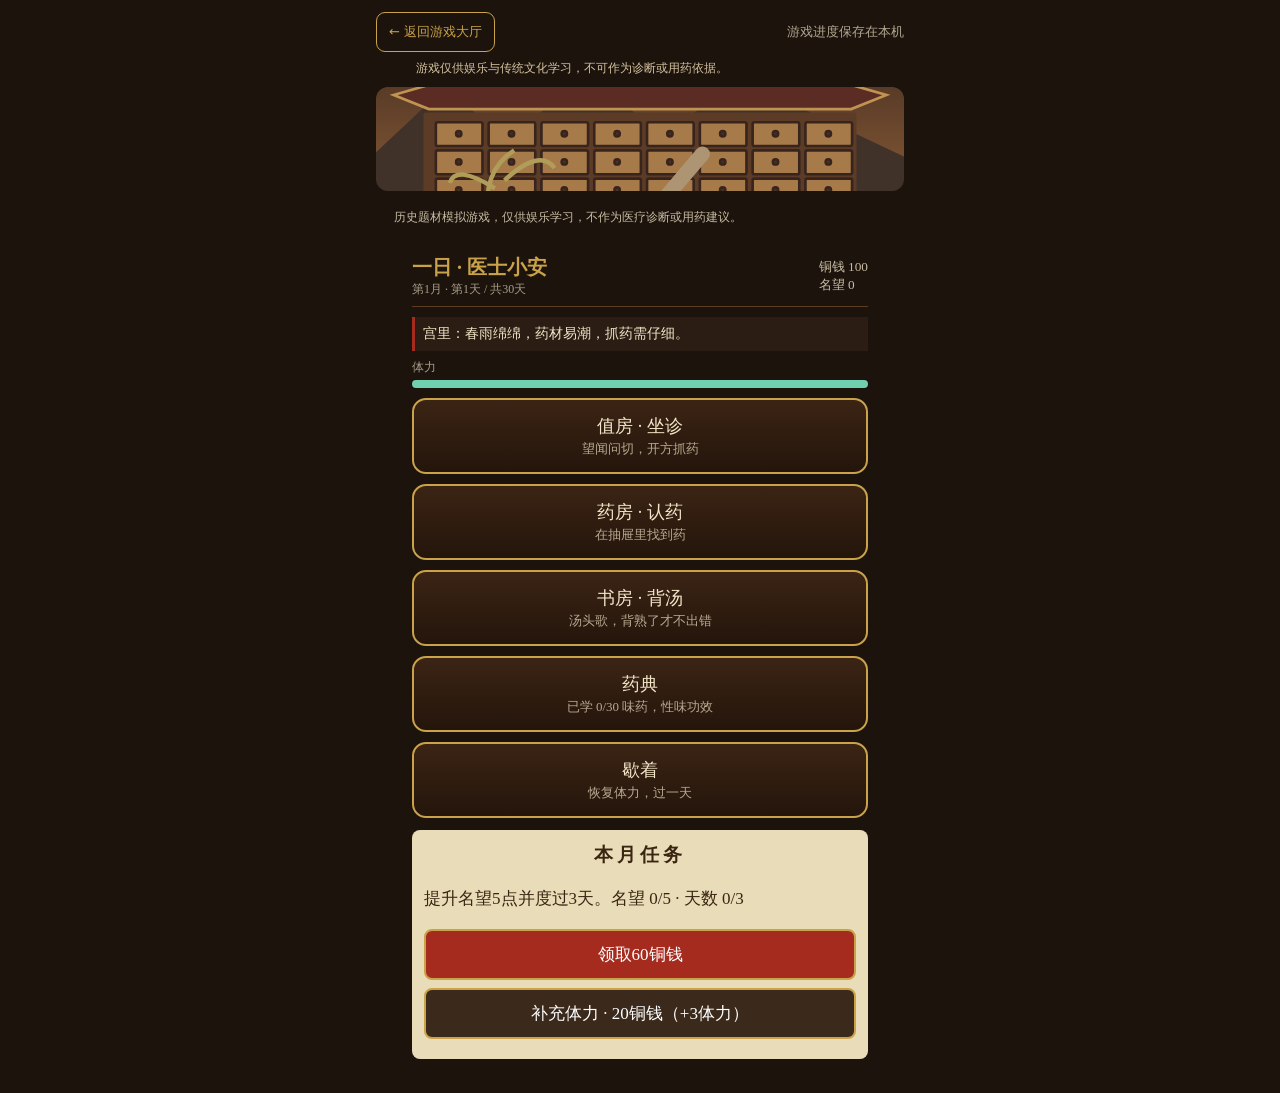
<file: tcm/index.html>
<!DOCTYPE html>
<html lang="zh"><head><meta charset="utf-8">
<meta name="viewport" content="width=device-width, initial-scale=1, viewport-fit=cover">
<title>小医官 · 传太医</title>
<style>
:root{--bg:#1c130d;--card:#e9dcb8;--ink:#3a2512;--red:#a62b1f;--gold:#c9a24a;--jade:#6fd1b0;--wood:#8a5530;color-scheme:dark}
*{box-sizing:border-box;-webkit-tap-highlight-color:transparent}
html,body{margin:0;height:100%;background:var(--bg);color:#f3e6c8;font-family:"Songti SC","Noto Serif SC",serif}
:root{padding-top:env(safe-area-inset-top,0px);padding-bottom:env(safe-area-inset-bottom,0px)}
#app{max-width:480px;margin:0 auto;padding:10px 12px 24px;min-height:100%}
.top{display:flex;justify-content:space-between;align-items:center;border-bottom:1px solid #5a3d22;padding-bottom:8px;margin-bottom:10px}
.top b{font-size:20px;color:var(--gold)}.top small{opacity:.8}
.bar{height:8px;background:#3a2a1c;border-radius:4px;overflow:hidden;margin:4px 0}.bar i{display:block;height:100%;background:var(--jade)}
.news{background:#2b1d13;border-left:3px solid var(--red);padding:8px;font-size:14px;margin:8px 0}
.door{display:block;width:100%;margin:10px 0;padding:14px;background:linear-gradient(#3b2414,#24150b);border:2px solid var(--gold);border-radius:14px;color:#f3e6c8;font:inherit;font-size:18px;text-align:center}
.door small{display:block;opacity:.7;font-size:13px;margin-top:2px}
.card{background:var(--card);color:var(--ink);border-radius:8px;padding:12px;margin:10px 0}
.card h3{margin:0 0 6px;text-align:center;letter-spacing:4px}
.sym{font-size:17px;line-height:1.6}
.row{display:flex;gap:6px;margin:6px 0;align-items:center}.row>span{width:28px;color:var(--red);font-weight:bold}
.opt{flex:1;padding:8px 2px;border:1px solid #b9a77a;background:#d9c99c;color:var(--ink);border-radius:6px;font:inherit;font-size:15px}
.opt small{display:block;font-size:11px;opacity:.7}.opt.on{background:var(--red);color:#fff;border-color:var(--red)}
.btn{display:block;width:100%;padding:12px;margin:8px 0;background:var(--red);border:2px solid var(--gold);border-radius:8px;color:#fff;font:inherit;font-size:17px}
.btn.alt{background:#3b2a1c}
canvas{width:100%;height:120px;background:#1a110b;border:1px solid var(--gold);border-radius:6px;display:block}
.grid{display:grid;grid-template-columns:repeat(5,1fr);gap:6px}
.dr{background:linear-gradient(#a8693a,#7a4724);border:1px solid #5a3519;border-radius:5px;color:#fff3d6;font:inherit;font-size:14px;padding:12px 0;text-align:center}
.dr.bad{animation:sh .3s;background:#7a2a20}@keyframes sh{25%{transform:translateX(-5px)}75%{transform:translateX(5px)}}
.scale{height:18px;background:#cdbb8a;border-radius:9px;position:relative;margin:14px 0 6px}.scale i{position:absolute;left:0;top:0;bottom:0;background:var(--gold);border-radius:9px;max-width:100%}
.scale em{position:absolute;top:-6px;bottom:-6px;width:3px;background:var(--red)}
.msg{text-align:center;min-height:22px;margin:6px 0;color:var(--gold)}
.cn{font-size:12px;opacity:.65}
</style><style>.collection-nav{position:relative;z-index:3;max-width:560px;margin:0 auto;padding:12px 16px 0;display:flex;align-items:center;justify-content:space-between;gap:12px;font:13px system-ui,sans-serif}.collection-nav a{color:var(--gold);text-decoration:none;border:1px solid var(--gold);padding:9px 12px;border-radius:9px;display:inline-flex;align-items:center;min-height:40px}.collection-nav span{opacity:.7}.collection-cover{height:104px;max-width:528px;margin:10px auto 0;border-radius:12px;background-position:center;background-size:cover;opacity:.9}.collection-nav a:focus-visible,button:focus-visible,input:focus-visible{outline:2px solid var(--gold);outline-offset:3px}button{cursor:pointer}#app{min-height:0} @media(max-width:560px){.collection-cover{margin-left:16px;margin-right:16px;height:90px}} @media(prefers-reduced-motion:reduce){*,*::before,*::after{animation-duration:.01ms!important;transition-duration:.01ms!important}}</style><style>.fiction-note{max-width:520px;margin:10px auto;padding:8px 14px;font-size:12px;opacity:.8}</style></head><body><nav class="collection-nav"><a href="../">← 返回游戏大厅</a><span>游戏进度保存在本机</span></nav><div role="note" style="max-width:480px;margin:8px auto;padding:0 16px;font-size:12px;color:#d5c29e">游戏仅供娱乐与传统文化学习，不可作为诊断或用药依据。</div><div class="collection-cover" aria-hidden="true" style="background-image:url(../assets/tcm.svg)"></div><p class="fiction-note">历史题材模拟游戏，仅供娱乐学习，不作为医疗诊断或用药建议。</p><div id="app"></div>
<script>
const H=["白术","菊花","川芎","半夏","党参","柴胡","黄芪","山楂","陈皮","连翘","大枣","枸杞","山药","茯苓","薄荷","金银花","艾叶","桂枝","当归","甘草","白芍","红花","知母","五味子","桃仁","麦冬","丹参","酸枣仁","黄芩","砂仁"];
const F=[
{n:"芍药汤",h:[["白芍",3],["当归",2],["黄芩",2]]},
{n:"桂枝汤",h:[["桂枝",3],["白芍",3],["甘草",1]]},
{n:"小柴胡汤",h:[["柴胡",3],["黄芩",2],["半夏",2]]},
{n:"补血汤",h:[["黄芪",3],["当归",2],["党参",2]]},
{n:"二陈汤",h:[["半夏",3],["陈皮",2],["茯苓",2]]},
{n:"银翘散",h:[["金银花",3],["连翘",2],["薄荷",1]]},
{n:"酸枣仁汤",h:[["酸枣仁",3],["知母",2],["茯苓",2]]},
{n:"桃红汤",h:[["桃仁",3],["红花",2],["当归",2]]},
{n:"四君子汤",h:[["党参",3],["白术",2],["茯苓",2]]},
{n:"桑菊饮",h:[["菊花",3],["连翘",2],["薄荷",1]]},
{n:"生脉饮",h:[["党参",3],["麦冬",2],["五味子",2]]}];
const C=[
{who:"顾贵人",s:"隔帘望诊，不得一股腥臭。下痢赤白，渴不欲饮，发热。",p:[0,2,3],f:0},
{who:"周嬷嬷",s:"汗出恶风，头痛发热，鼻鸣干呕。",p:[0,1,0],f:1},
{who:"李宫女",s:"寒热往来，胸胁胀满，口苦咽干，不思饮食。",p:[1,1,2],f:2},
{who:"陈答应",s:"面色萎黄，头晕乏力，心悸气短，唇色淡白。",p:[2,0,4],f:3},
{who:"王常在",s:"胸闷痰多，恶心呕吐，头眩心悸，舌苔白腻。",p:[1,1,1],f:4},
{who:"赵美人",s:"发热微恶风寒，咽喉肿痛，口渴，咳嗽。",p:[0,2,0],f:5},
{who:"孙才人",s:"夜不能寐，心烦心悸，头晕目眩，咽干口燥。",p:[1,2,4],f:6},
{who:"钱选侍",s:"经行腹痛，痛如针刺，经色紫暗有块，拒按。",p:[2,1,2],f:7},
{who:"吴采女",s:"面白少气，食少便溏，四肢乏力，语声低微。",p:[1,0,4],f:8},
{who:"郑更衣",s:"咳嗽，身热不甚，口微渴，目赤头痛。",p:[0,1,1],f:9},
{who:"冯贵妃",s:"汗多神疲，体倦乏力，气短懒言，咽干口渴。",p:[2,2,4],f:10}];
const POS=["浮","中","沉"],POSD=["轻按最清楚","","重按才有"],RATE=["迟","平","数"],RD=["一息三至","四五至","六至以上"],SH=["平","滑","弦","紧","细"],SD=["圆和","如珠走盘","如按琴弦","如转绳索","细如丝线"];
const NEWS=["宫外闹痘疫，宫门落锁，太医院进出要熏艾。","春雨绵绵，药材易潮，抓药需仔细。","贵人们近日多感风寒。","太医院新来的医士，要多背汤头。"];
const HI={白术:"甘苦温|健脾益气，燥湿利水，止汗",菊花:"甘苦微寒|疏风清热，平肝明目",川芎:"辛温|活血行气，祛风止痛（孕妇慎用）",半夏:"辛温有毒|燥湿化痰，降逆止呕",党参:"甘平|补中益气，生津养血",柴胡:"苦微寒|和解少阳，疏肝升阳",黄芪:"甘微温|补气升阳，固表利水",山楂:"酸甘微温|消食化积，行气散瘀",陈皮:"辛苦温|理气健脾，燥湿化痰",连翘:"苦微寒|清热解毒，消肿散结",大枣:"甘温|补中益气，养血安神",枸杞:"甘平|滋补肝肾，益精明目",山药:"甘平|补脾养胃，益肺固肾",茯苓:"甘淡平|利水渗湿，健脾宁心",薄荷:"辛凉|疏散风热，清利头目",金银花:"甘寒|清热解毒，疏散风热",艾叶:"辛苦温|温经止血，散寒止痛",桂枝:"辛甘温|发汗解肌，温通经脉",当归:"甘辛温|补血活血，调经止痛",甘草:"甘平|补脾益气，清热解毒，调和诸药",白芍:"苦酸微寒|养血敛阴，柔肝止痛",红花:"辛温|活血通经，祛瘀止痛（孕妇忌用）",知母:"苦甘寒|清热泻火，滋阴润燥",五味子:"酸甘温|收敛固涩，益气生津，宁心",桃仁:"苦甘平|活血祛瘀，润肠通便",麦冬:"甘微苦微寒|养阴生津，润肺清心",丹参:"苦微寒|活血祛瘀，清心除烦",酸枣仁:"甘酸平|养心安神，敛汗",黄芩:"苦寒|清热燥湿，泻火解毒",砂仁:"辛温|化湿开胃，温脾止泻"};
const hi=t=>HI[t].split("|");
const S0=()=>({day:1,max:30,mo:1,coin:100,rep:0,hp:10}),rank=()=>S.rep>=20?"太医":S.rep>=10?"御医":S.rep>=4?"医正":"医士";
let S=S0(),K={},cs=null,raf=0;
try{const v=JSON.parse(localStorage.getItem("taiyi")||"{}");if(v.S)S=v.S;if(v.K)K=v.K}catch(e){}
function save(){try{localStorage.setItem("taiyi",JSON.stringify({S,K}));const rk="collection.record.taiyi",r=JSON.parse(localStorage.getItem(rk)||"{}");r.bestRep=Math.max(r.bestRep||0,S.rep);r.months=r.months||0;localStorage.setItem(rk,JSON.stringify(r))}catch(e){}}
const $=id=>document.getElementById(id),R=a=>a[Math.floor(Math.random()*a.length)],sh=a=>a.map(x=>[Math.random(),x]).sort((a,b)=>a[0]-b[0]).map(x=>x[1]);
function hdr(){return `<div class="top"><div><b>${["","一","二","三","四","五","六","七","八","九","十"][S.day]||S.day}日 · ${rank()}小安</b><div class="cn">第${S.mo||1}月 · 第${S.day}天 / 共${S.max}天</div></div><small>铜钱 ${S.coin}<br>名望 ${S.rep}</small></div>`}
function stopL(){cancelAnimationFrame(raf)}
function hub(){stopL();if(S.hp<=0){S.hp=4;S.day++}save();if(S.day>S.max)return end();
$("app").innerHTML=hdr()+`<div class="news">宫里：${R(NEWS)}</div>
<div class="cn">体力</div><div class="bar"><i style="width:${S.hp*10}%"></i></div>
<button class="door" onclick="consult()">值房 · 坐诊<small>望闻问切，开方抓药</small></button>
<button class="door" onclick="herbQ()">药房 · 认药<small>在抽屉里找到药</small></button>
<button class="door" onclick="formQ()">书房 · 背汤<small>汤头歌，背熟了才不出错</small></button>
<button class="door" onclick="dict()">药典<small>已学 ${Object.keys(K).length}/30 味药，性味功效</small></button>
<button class="door" onclick="rest()">歇着<small>恢复体力，过一天</small></button>`}
function rest(){S.hp=Math.min(10,S.hp+4);S.day++;hub()}
function end(){stopL();try{const k="collection.record.taiyi";const old=JSON.parse(localStorage.getItem(k)||"{}");localStorage.setItem(k,JSON.stringify({bestRep:Math.max(old.bestRep||0,S.rep),months:Math.max(old.months||0,S.mo||1)}))}catch(e){}let t=S.rep>=20?"名医":S.rep>=10?"良医":S.rep>=4?"医士":"学徒";
$("app").innerHTML=hdr()+`<div class="card"><h3>过月 · 结算</h3><p class="sym" style="text-align:center">铜钱 ${S.coin}<br>名望 ${S.rep}<br>评语：<b style="color:#a62b1f">${t}</b></p></div><button class="btn" onclick="S.day=1;S.hp=10;S.mo=(S.mo||1)+1;hub()">继续行医 · 下一月</button><button class="btn alt" onclick="S=S0();hub()">重新开始</button>`}
function use(){S.day++;S.hp=Math.max(0,S.hp-1)}
/* ---- consult ---- */
function consult(){const n=Math.min(C.length,5+Math.floor(S.rep/2));cs={c:R(C.slice(0,n)),sel:[null,null,null],probe:0};stage1()}
function stage1(){
$("app").innerHTML=hdr()+`<div class="card"><h3>${cs.c.who}</h3><div class="sym">${cs.c.s}</div></div><button class="btn" onclick="pulse()">隔帘请脉</button>`}
function pulse(){
const rows=(k,n,d,dd)=>`<div class="row"><span>${k}</span>${n.map((x,i)=>`<button class="opt ${cs.sel[{位:0,至:1,形:2}[k]]===i?"on":""}" onclick="pick('${k}',${i})">${x}<small>${dd[i]}</small></button>`).join("")}</div>`;
$("app").innerHTML=hdr()+`<div class="cn">指下 · 点「浮 / 中 / 沉」试按，看哪一层最清楚；圆圈一呼一吸，数一息几至</div>
<div style="display:flex;gap:8px;align-items:center"><canvas id="cv" width="340" height="120"></canvas></div>
<div class="row">${POS.map((x,i)=>`<button class="opt ${cs.probe===i?"on":""}" onclick="cs.probe=${i};buzz();pulse()">试按 ${x}</button>`).join("")}</div>
<div class="card"><h3>脉案</h3>${rows("位",POS,0,POSD)}${rows("至",RATE,0,RD)}${rows("形",SH,0,SD)}</div>
<button class="btn" onclick="writeCase()">写脉案 · 开方</button>`;draw()}
function pick(k,i){cs.sel[{位:0,至:1,形:2}[k]]=i;pulse()}
function draw(){const cv=$("cv");if(!cv)return;const x=cv.getContext("2d"),W=cv.width,Hh=cv.height,p=cs.c.p,per=4/[3,5,7][p[1]],f=[1,.5,.18][Math.abs(cs.probe-p[0])];
function prof(ph,t){const g=(c,w)=>Math.exp(-(((ph-c)/w)**2));
switch(p[2]){case 0:return .6*g(.15,.07)+.15*g(.4,.08);case 1:return .6*g(.22,.14);case 2:return .85*Math.exp(-(((ph-.2)/.1)**4))+.1*g(.5,.1);case 3:return .95*g(.15,.04)+.06*Math.sin(t*60);default:return .25*g(.15,.07)}}
function loop(){const now=performance.now()/1000;x.clearRect(0,0,W,Hh);x.strokeStyle="#6fd1b0";x.lineWidth=2;x.beginPath();
for(let i=0;i<W-70;i++){const t=now-(W-70-i)/50,ph=((t/per)%1+1)%1,y=Hh-18-prof(ph,t)*f*(Hh-40);i?x.lineTo(i,y):x.moveTo(i,y)}x.stroke();
const b=(Math.sin(now*Math.PI/2)+1)/2;x.strokeStyle="#c9a24a";x.beginPath();x.arc(W-35,Hh/2,12+b*16,0,7);x.stroke();x.fillStyle="#c9a24a";x.font="12px serif";x.fillText("呼吸",W-47,Hh-6);raf=requestAnimationFrame(loop)}
stopL();loop()}
function writeCase(){stopL();const c=cs.c;if(cs.sel.includes(null)){alert("脉案还没写完");return}
cs.ok=cs.sel.filter((v,i)=>v===c.p[i]).length;
const opts=sh([c.f,...sh([0,1,2,3,4].filter(i=>i!==c.f)).slice(0,3)]);
$("app").innerHTML=hdr()+`<div class="card"><h3>脉案 ${cs.ok}/3 准</h3><div class="sym">${c.who}：${c.s}<br><span class="cn">${POS[c.p[0]]} · ${RATE[c.p[1]]} · ${SH[c.p[2]]}（正确脉象）</span></div></div><div class="msg">选一个方子</div>${opts.map(i=>`<button class="door" style="padding:10px;font-size:17px" onclick="chooseF(${i})">${F[i].n}</button>`).join("")}`}
function chooseF(i){if(i!==cs.c.f){S.rep=Math.max(0,S.rep-1);S.coin-=10;use();$("app").innerHTML=hdr()+`<div class="card"><h3>开错方</h3><p class="sym">此方不对症。正解是「${F[cs.c.f].n}」：${F[cs.c.f].h.map(x=>x[0]+x[1]+"钱").join("、")}。<br>名望 -1，铜钱 -10。</p></div><button class="btn" onclick="hub()">回院子</button>`;return}
cs.k=0;cs.res=[];weigh()}
/* ---- weighing ---- */
function weigh(){const f=F[cs.c.f],[name,w]=f.h[cs.k];cs.cur=0;cs.name=name;K[name]=1;cs.w=w;
const ds=sh([name,...sh(H.filter(h=>h!==name)).slice(0,14)]);cs.ds=ds;drawW()}
function drawW(msg){const w=cs.w,cur=cs.cur;
$("app").innerHTML=hdr()+`<div class="card"><h3>${cs.name} · ${w}钱</h3><div class="cn" style="text-align:center;color:#3a2512">先找对抽屉，点一下抓一把，盘里约 ${cur.toFixed(1)} 钱<br>${hi(cs.name)[1]}</div>
<div class="scale"><i style="width:${Math.min(100,cur/(w*2)*100)}%"></i><em style="left:50%"></em></div></div>
<div class="msg">${msg||""}</div>
<div class="grid">${cs.ds.map(d=>`<button class="dr" onclick="grab('${d}',this)">${d}</button>`).join("")}</div>
<div class="row" style="margin-top:12px"><button class="opt" onclick="cs.cur=Math.max(0,cs.cur-.4);drawW()">取出一撮</button><button class="opt" onclick="done()">称好了</button></div>`}
function grab(d,el){if(d!==cs.name){el.classList.add("bad");S.hp=Math.max(0,S.hp-0);cs.wrong=(cs.wrong||0)+1;$(".msg")&&0;setTimeout(()=>drawW("拿错了，这是「"+d+"」"),250);return}cs.cur+=.5+Math.random()*.8;drawW()}
function done(){const ok=Math.abs(cs.cur-cs.w)<=.35;cs.res.push(ok);if(++cs.k<F[cs.c.f].h.length)return weigh();finish()}
function finish(){const ok=cs.res.filter(x=>x).length,all=ok===cs.res.length;use();
const g=all&&cs.ok===3?40:all?30:ok?15:5,r=all?(cs.ok===3?3:2):ok?1:0;S.coin+=g;S.rep+=r;
$("app").innerHTML=hdr()+`<div class="card"><h3>${all?"药到病除":"勉强交差"}</h3><p class="sym" style="text-align:center">脉案 ${cs.ok}/3 · 称药 ${ok}/${cs.res.length}<br>${cs.c.who}${all?"服药后好转，赏铜钱":"病情反复，仅得铜钱"} ${g}<br>名望 +${r}</p></div><button class="btn" onclick="hub()">回院子</button>`}
/* ---- herb quiz ---- */
function herbQ(){cs={n:0,ok:0};hq()}
function hq(){const t=R(H);cs.t=t;cs.m=Math.random()<.5;cs.ds=sh([t,...sh(H.filter(h=>h!==t)).slice(0,14)]);
$("app").innerHTML=hdr()+`<div class="card"><h3>药房 · 认药 ${cs.n+1}/3</h3><p class="sym" style="text-align:center">${cs.m?"哪个抽屉的药："+hi(t)[1]:"找到「"+t+"」的抽屉"}</p></div><div class="grid">${cs.ds.map(d=>`<button class="dr" onclick="hAns('${d}')">${d}</button>`).join("")}</div>`}
function hAns(d){K[cs.t]=1;const ok=d===cs.t;if(ok)cs.ok++;cs.n++;const[a,b]=hi(cs.t);$("app").innerHTML=hdr()+`<div class="card"><h3 style="color:${ok?"#2d7a3a":"#a62b1f"}">${ok?"✔ 答对了":"✘ 答错了"}</h3><p class="sym">${ok?"":"你点了「"+d+"」："+hi(d)[0]+"，"+hi(d)[1]+"。<br>"}正确答案是「${cs.t}」<br>性味：${a}<br>功效：${b}</p></div><button class="btn" onclick="${cs.n<3?"hq()":"hFin()"}">${cs.n<3?"下一题":"完成"}</button>`}
function hFin(){use();const g=cs.ok*5;S.coin+=g;S.rep+=cs.ok===3?1:0;
$("app").innerHTML=hdr()+`<div class="card"><h3>认药完毕</h3><p class="sym" style="text-align:center">答对 ${cs.ok}/3<br>铜钱 +${g}${cs.ok===3?"，名望 +1":""}</p></div><button class="btn" onclick="hub()">回院子</button>`}
/* ---- formula quiz ---- */
function formQ(){cs={n:0,ok:0};fq()}
function fq(){const f=F[Math.floor(Math.random()*F.length)];cs.f=f;
const own=f.h.map(x=>x[0]).join("、"),opts=sh([own,...sh(F.filter(x=>x!==f)).slice(0,3).map(x=>x.h.map(y=>y[0]).join("、"))]);cs.own=own;
$("app").innerHTML=hdr()+`<div class="card"><h3>书房 · 背汤 ${cs.n+1}/3</h3><p class="sym" style="text-align:center">「${f.n}」由哪三味药组成？</p></div>${opts.map(o=>`<button class="door" style="padding:10px;font-size:17px" onclick="fAns(this,'${o}')">${o}</button>`).join("")}`}
function fAns(b,o){const ok=o===cs.own;if(ok)cs.ok++;cs.n++;$("app").innerHTML=hdr()+`<div class="card"><h3 style="color:${ok?"#2d7a3a":"#a62b1f"}">${ok?"✔ 答对了":"✘ 答错了"}</h3><p class="sym">${ok?"":"你选了："+o+"。<br>"}「${cs.f.n}」的组成是：${cs.own}<br>${cs.f.h.map(x=>x[0]+"（"+x[1]+"钱）："+hi(x[0])[1]).join("<br>")}</p></div><button class="btn" onclick="${cs.n<3?"fq()":"fFin()"}">${cs.n<3?"下一题":"完成"}</button>`}
function fFin(){use();const g=cs.ok*6;S.coin+=g;S.rep+=cs.ok===3?1:0;
$("app").innerHTML=hdr()+`<div class="card"><h3>背汤完毕</h3><p class="sym" style="text-align:center">答对 ${cs.ok}/3<br>铜钱 +${g}${cs.ok===3?"，名望 +1":""}</p></div><button class="btn" onclick="hub()">回院子</button>`}
function buzz(){if(!navigator.vibrate||!cs)return;const p=cs.c.p,per=4000/[3,5,7][p[1]],f=[1,.5,.18][Math.abs(cs.probe-p[0])],d=Math.max(6,Math.round([28,40,55,16,10][p[2]]*f*1.4)),a=[];for(let i=0;i<6;i++){a.push(d);if(p[2]===3){a.push(30);a.push(d)}a.push(Math.max(40,Math.round(per-d)))}navigator.vibrate(a)}
function dict(){stopL();$("app").innerHTML=hdr()+`<div class="card"><h3>药典 ${Object.keys(K).length}/30</h3><div class="cn" style="text-align:center;color:#3a2512">点药名查看；认药、抓药时遇到的药会自动记入（亮色为已学）</div></div><div class="grid">${H.map(h=>`<button class="dr" style="${K[h]?"":"opacity:.5"}" onclick="dd('${h}')">${h}</button>`).join("")}</div><button class="btn alt" onclick="hub()">回院子</button>`}
function dd(h){K[h]=1;save();const[a,b]=hi(h),fs=F.filter(f=>f.h.some(x=>x[0]===h)).map(f=>f.n).join("、");$("app").innerHTML=hdr()+`<div class="card"><h3>${h}</h3><p class="sym">性味：${a}<br>功效：${b}<br>常入：${fs||"（本游戏暂无）"}</p></div><button class="btn" onclick="dict()">返回药典</button>`}
document.addEventListener("click",()=>save());window.addEventListener("pagehide",save);
const baseHub=hub;
function missionState(){const mo=S.mo||1;if(!S.mission||S.mission.mo!==mo)S.mission={mo,rep:S.rep,day:S.day,claimed:false};return S.mission}
function claimMission(){const m=missionState();if(m.claimed||S.rep-m.rep<5||S.day-m.day<3)return;m.claimed=true;S.coin+=60;save();hub()}
function buyEnergy(){if(S.coin<20||S.hp>=10)return;S.coin-=20;S.hp=Math.min(10,S.hp+3);save();hub()}
hub=function(){baseHub();if(S.day>S.max)return;const m=missionState();const box=document.createElement('div');box.className='card';box.style.marginTop='12px';const title=document.createElement('h3');title.textContent="本月任务";const desc=document.createElement('p');desc.className='sym';desc.textContent=`提升名望5点并度过3天。名望 ${Math.max(0,Math.min(5,S.rep-m.rep))}/5 · 天数 ${Math.max(0,Math.min(3,S.day-m.day))}/3`;const bt=document.createElement('button');bt.className='btn';bt.textContent=m.claimed?"奖励已领取":"领取60铜钱";bt.disabled=m.claimed||S.rep-m.rep<5||S.day-m.day<3;bt.onclick=claimMission;const energy=document.createElement('button');energy.className='btn alt';energy.textContent="补充体力 · 20铜钱（+3体力）";energy.disabled=S.coin<20||S.hp>=10;energy.onclick=buyEnergy;box.append(title,desc,bt,energy);$('app').append(box);save()};
hub();
</script></body></html>
</file>
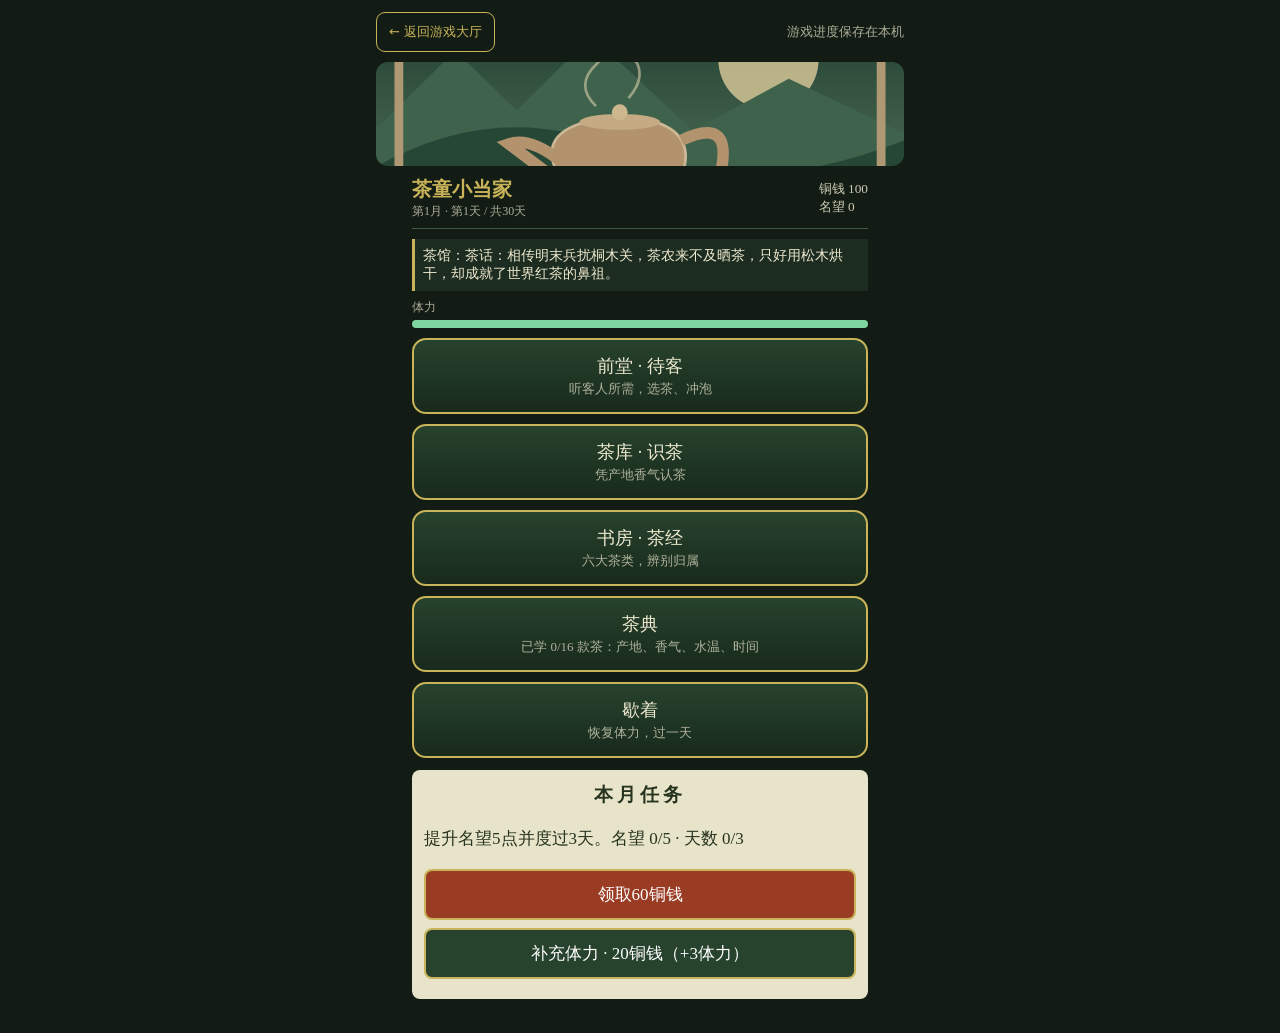
<file: tea/index.html>
<!DOCTYPE html>
<html lang="zh"><head><meta charset="utf-8">
<meta name="viewport" content="width=device-width, initial-scale=1, viewport-fit=cover">
<title>茶博士 · 茶馆小当家</title>
<style>
:root{--bg:#121c14;--card:#e8e4c9;--ink:#26331f;--red:#9a3b24;--gold:#c9b45a;--jade:#7fd6a0;color-scheme:dark;padding-top:env(safe-area-inset-top,0px);padding-bottom:env(safe-area-inset-bottom,0px)}
*{box-sizing:border-box;-webkit-tap-highlight-color:transparent}
html,body{margin:0;height:100%;background:var(--bg);color:#eee9cf;font-family:"Songti SC","Noto Serif SC",serif}
#app{max-width:480px;margin:0 auto;padding:10px 12px 24px;min-height:100%}
.top{display:flex;justify-content:space-between;align-items:center;border-bottom:1px solid #3b5a3f;padding-bottom:8px;margin-bottom:10px}
.top b{font-size:20px;color:var(--gold)}.top small{opacity:.85}
.bar{height:8px;background:#26382a;border-radius:4px;overflow:hidden;margin:4px 0}.bar i{display:block;height:100%;background:var(--jade)}
.news{background:#1c2c20;border-left:3px solid var(--gold);padding:8px;font-size:14px;margin:8px 0}
.door{display:block;width:100%;margin:10px 0;padding:14px;background:linear-gradient(#27422d,#182a1c);border:2px solid var(--gold);border-radius:14px;color:#eee9cf;font:inherit;font-size:18px;text-align:center}
.door small{display:block;opacity:.7;font-size:13px;margin-top:2px}
.card{background:var(--card);color:var(--ink);border-radius:8px;padding:12px;margin:10px 0}
.card h3{margin:0 0 6px;text-align:center;letter-spacing:4px}.sym{font-size:17px;line-height:1.6}
.btn{display:block;width:100%;padding:12px;margin:8px 0;background:var(--red);border:2px solid var(--gold);border-radius:8px;color:#fff;font:inherit;font-size:17px}.btn.alt{background:#27422d}
.grid{display:grid;grid-template-columns:repeat(3,1fr);gap:8px}.g2{grid-template-columns:repeat(2,1fr)}
.dr{background:linear-gradient(#5e8a53,#3e6339);border:1px solid #2a4527;border-radius:8px;color:#f4f1d6;font:inherit;font-size:16px;padding:14px 4px;text-align:center}
.dr.bad{background:#7a2a20}.dr.ok{background:#b79a2d;color:#1a1a0a}
.bigbar{height:26px;background:#cfd0a8;border-radius:13px;position:relative;margin:16px 0 6px;overflow:hidden}.bigbar i{position:absolute;left:0;top:0;bottom:0;background:#6a9e58}.bigbar em{position:absolute;top:0;bottom:0;background:rgba(201,180,90,.7)}
.cn{font-size:12px;opacity:.7}.msg{text-align:center;min-height:22px;color:var(--gold)}
</style><style>.collection-nav{position:relative;z-index:3;max-width:560px;margin:0 auto;padding:12px 16px 0;display:flex;align-items:center;justify-content:space-between;gap:12px;font:13px system-ui,sans-serif}.collection-nav a{color:var(--gold);text-decoration:none;border:1px solid var(--gold);padding:9px 12px;border-radius:9px;display:inline-flex;align-items:center;min-height:40px}.collection-nav span{opacity:.7}.collection-cover{height:104px;max-width:528px;margin:10px auto 0;border-radius:12px;background-position:center;background-size:cover;opacity:.9}.collection-nav a:focus-visible,button:focus-visible,input:focus-visible{outline:2px solid var(--gold);outline-offset:3px}button{cursor:pointer}#app{min-height:0} @media(max-width:560px){.collection-cover{margin-left:16px;margin-right:16px;height:90px}} @media(prefers-reduced-motion:reduce){*,*::before,*::after{animation-duration:.01ms!important;transition-duration:.01ms!important}}</style></head><body><nav class="collection-nav"><a href="../">← 返回游戏大厅</a><span>游戏进度保存在本机</span></nav><div class="collection-cover" aria-hidden="true" style="background-image:url(../assets/tea.svg)"></div><div id="app"></div>
<script>
const T=[["西湖龙井","绿茶","浙江杭州","豆香清鲜",80,30,"清热提神，春日明前最珍"],["碧螺春","绿茶","江苏苏州洞庭","花果香",80,30,"卷曲如螺，生津止渴"],["白毫银针","白茶","福建福鼎","毫香清甜",90,40,"满披白毫，性凉清热"],["君山银针","黄茶","湖南岳阳君山","甜香醇和",80,40,"冲泡时芽头直立起落"],["铁观音","青茶","福建安溪","兰花香",95,30,"七泡有余香，提神消食"],["大红袍","青茶","福建武夷山","岩韵花果香",100,25,"岩茶之王，醇厚回甘"],["凤凰单丛","青茶","广东潮州","蜜兰香",95,25,"天然花蜜香，耐泡"],["正山小种","红茶","福建桐木关","松烟香",90,30,"红茶始祖，温胃暖身"],["祁门红茶","红茶","安徽祁门","蜜糖香",90,30,"祁门香，醇和鲜甜"],["普洱熟茶","黑茶","云南","陈香醇厚",100,20,"渥堆发酵，消食解腻"],["六堡茶","黑茶","广西梧州","槟榔香",100,20,"陈醇，祛湿"],["茉莉花茶","花茶","福建福州","花香鲜灵",85,30,"茶坯窨花而成，理气解郁"],["黄山毛峰","绿茶","安徽黄山","清香高爽",80,30,"形似雀舌，白毫显露"],["白牡丹","白茶","福建政和","毫香花香",90,40,"一芽二叶，清热润肺"],["普洱生茶","黑茶","云南","清香苦涩回甘",95,25,"越陈越香，耐泡"],["武夷肉桂","青茶","福建武夷山","桂皮香",100,25,"辛香浓烈，岩骨花香"]];
const CAT=["绿茶","白茶","黄茶","青茶","红茶","黑茶","花茶"];
const C=[[0,"想来杯杭州的明前绿茶，豆香清鲜，汤色嫩绿。"],[1,"要苏州洞庭的茶，花果香，茶叶卷曲如螺。"],[4,"想喝兰花香的乌龙，安溪来的，七泡有余香。"],[5,"武夷岩茶，要有岩韵，味醇厚回甘。"],[7,"要松烟香的红茶，福建桐木关的。"],[8,"想喝蜜糖香的红茶，安徽祁门。"],[9,"吃多了油腻，想喝陈香醇厚的云南熟茶消食。"],[2,"想喝毫香清甜、满披白毫的白茶。"],[3,"湖南君山来的黄茶，芽头冲泡时直立起落。"],[11,"想喝花香鲜灵的花茶，茉莉窨制的。"],[6,"要潮州的，蜜兰香，一股天然花蜜味。"],[10,"想喝广西的黑茶，槟榔香，陈醇。"]];
const GU=["张老爷","林夫人","陈书生","赵掌柜","周小姐","吴将军","郑秀才","孙老太"];
const tf=n=>T.find(x=>x[0]===n);
const CD={绿茶:"不发酵，杀青保住叶绿素，清鲜",白茶:"微发酵，自然萎凋干燥，毫香清甜",黄茶:"轻发酵，有‘闷黄’工序，甜醇柔和",青茶:"半发酵，经摇青做青，花果香或岩韵",红茶:"全发酵，叶红汤红，甜香醇厚",黑茶:"后发酵，渥堆陈化，陈香醇厚",花茶:"茶坯窨花，花香鲜灵"};
const TD={
西湖龙井:["杀青后在锅中用‘抓、抖、搭、拓、捺、推、扣、甩、磨、压’等手法炒制，扁平光滑。","相传乾隆下江南，在狮峰山下品茶，把茶叶藏入袖中带回宫，后封十八棵御茶树。","汤色嫩绿明亮，豆香清鲜，滋味甘醇。","水温别太高，用玻璃杯投茶，看叶片舒展。"],
碧螺春:["杀青、揉捻、搓团显毫、烘干，条索卷曲如螺，满披白毫。","相传原名‘吓煞人香’，康熙南巡尝后赐名‘碧螺春’。","汤色嫩绿清澈，花果香馥郁，鲜爽生津。","可用‘上投法’：先倒水再投茶，看茶叶徐徐下沉。"],
白毫银针:["只采单芽，经萎凋、干燥，不炒不揉，自然风干。","白茶有‘一年茶、三年药、七年宝’的说法，越陈越有药香。","汤色杏黄清亮，毫香蜜韵，滋味清甜。","新茶清鲜，老茶药香，水温可略高，焖泡更醇。"],
君山银针:["黄茶特有的‘闷黄’工序，让茶芽慢慢转黄。","传说文成公主入藏带了君山茶；冲泡时芽尖朝上、三起三落，如群笋出土。","汤色杏黄明亮，甜香醇和，回味柔和。","用玻璃杯，水温别过高，可欣赏芽头三起三落。"],
铁观音:["半发酵，经晒青、摇青、杀青、包揉、烘焙，颗粒紧结如蜻蜓头。","相传安溪茶农魏荫梦中得观音指引发现此茶，茶色如铁、貌若观音，故名铁观音。","汤色金黄明亮，兰花香，入口醇厚回甘，有‘观音韵’。","用盖碗高温快冲，二三泡最香，七泡有余香。"],
大红袍:["武夷岩茶，做青后经‘炭焙’，焙火赋予岩韵。","传说明代一位举子患病，饮武夷山茶痊愈，高中状元后以红袍披在茶树上，故称大红袍。","汤色橙黄，花果香带焙火香，岩韵十足，耐泡。","用紫砂壶或盖碗，沸水快出汤。"],
凤凰单丛:["单株采摘，摇青、杀青后烘干，可分蜜兰香、芝兰香等香型。","产于潮州凤凰山，有‘宋种’古茶树，每株自成一味，故称‘单丛’。","汤色橙黄清澈，花蜜香浓，韵味悠长。","小壶盖碗高温快出汤，后几泡蜜香更明显。"],
正山小种:["萎凋、揉捻、发酵，再用松柴明火烘干，染上松烟香。","相传明末兵扰桐木关，茶农来不及晒茶，只好用松木烘干，却成就了世界红茶的鼻祖。","汤色红艳，松烟香，桂圆味，滋味醇厚。","可清饮也可加奶，水温约90℃。"],
祁门红茶:["揉切、发酵，条索紧细，香气持久。","光绪年间创制，与大吉岭、乌瓦并称世界三大高香红茶。","汤色红艳明亮，蜜糖香，鲜甜柔和。","适合清饮，也适合配牛奶。"],
普洱熟茶:["晒青毛茶经‘渥堆’人工后发酵，约四十余天，让茶变得红浓陈香。","因集散地普洱府得名，古时经茶马古道驮运入藏。","汤色红浓明亮，陈香醇厚，滑口。","用沸水先洗茶一次再泡；适合饭后。"],
六堡茶:["渥堆发酵后蒸压入篓，常存放陈化。","产于广西苍梧六堡镇，有‘侨销茶’之称，南洋矿工常用它祛湿。","汤色红浓，槟榔香，陈醇顺滑。","用沸水，也可煮饮；存放越久越醇。"],
茉莉花茶:["茶坯与茉莉鲜花多次‘窨制’，反复吐香吸香。","福州茉莉花茶窨制技艺已有千年，常被誉为‘人间第一香’。","汤色黄绿明亮，花香鲜灵持久，鲜爽甘甜。","用盖碗，水温别过高，先闻香再品。"],
黄山毛峰:["杀青、揉捻、烘焙，形似雀舌，白毫显露，色似象牙。","清光绪年间谢裕大茶庄创制，产自黄山，常与云雾为伴。","汤色清碧微黄，清香高爽，滋味鲜醇。","用玻璃杯，水温约80℃，鲜爽回甘。"],
白牡丹:["采一芽二叶，萎凋干燥，叶态舒展如牡丹。","产自福建政和、建阳，冲泡时绿叶托银芽，宛如牡丹绽放，故名白牡丹。","汤色杏黄，毫香花香，滋味鲜醇。","水温可略高，三五泡后更甜。"],
普洱生茶:["晒青毛茶蒸压成饼，自然陈化，不经渥堆。","古树茶讲究树龄，越老越珍贵；饼茶七片为一筒，称‘七子饼’。","汤色黄绿，清香，苦涩回甘，生津。","新茶宜稍低水温，老生茶可用沸水。"],
武夷肉桂:["半发酵，炭焙，焙火后产生桂皮辛香。","原名‘玉桂’，因香似肉桂而得名，是武夷岩茶中的‘香王’。","汤色橙红，桂皮香，辛爽浓郁，岩骨花香。","可用沸水，每泡间隔略长，防止过苦。"]};
const NEWS=["今日茶馆来了不少客人。","春茶刚上市，新茶价高。","梅雨天，茶叶要防潮。","茶博士说：水温不对，茶就不对。"];
const S0=()=>({day:1,max:30,mo:1,coin:100,rep:0,hp:10}),rank=()=>S.rep>=20?"茶圣":S.rep>=10?"茶博士":S.rep>=4?"茶艺师":"茶童";
let S=S0(),K={},cs=null,raf=0;
try{const v=JSON.parse(localStorage.getItem("tea")||"{}");if(v.S)S=v.S;if(v.K)K=v.K}catch(e){}
function save(){try{localStorage.setItem("tea",JSON.stringify({S,K}));const rk="collection.record.tea",r=JSON.parse(localStorage.getItem(rk)||"{}");r.bestRep=Math.max(r.bestRep||0,S.rep);r.months=r.months||0;localStorage.setItem(rk,JSON.stringify(r))}catch(e){}}
const $=id=>document.getElementById(id),R=a=>a[Math.floor(Math.random()*a.length)],sh=a=>a.map(x=>[Math.random(),x]).sort((a,b)=>a[0]-b[0]).map(x=>x[1]);
const nK=()=>Object.keys(K).length;
function hdr(){return `<div class="top"><div><b>${rank()}小当家</b><div class="cn">第${S.mo}月 · 第${S.day}天 / 共${S.max}天</div></div><small>铜钱 ${S.coin}<br>名望 ${S.rep}</small></div>`}
function stopL(){cancelAnimationFrame(raf)}
function use(){S.day++;S.hp=Math.max(0,S.hp-1)}
function hub(){stopL();if(S.hp<=0){S.hp=4;S.day++}save();if(S.day>S.max)return end();
$("app").innerHTML=hdr()+`<div class="news">茶馆：${R(NEWS.concat(Object.values(TD).map(x=>"茶话："+x[1])))}</div><div class="cn">体力</div><div class="bar"><i style="width:${S.hp*10}%"></i></div>
<button class="door" onclick="serve()">前堂 · 待客<small>听客人所需，选茶、冲泡</small></button>
<button class="door" onclick="tq()">茶库 · 识茶<small>凭产地香气认茶</small></button>
<button class="door" onclick="cq()">书房 · 茶经<small>六大茶类，辨别归属</small></button>
<button class="door" onclick="dict()">茶典<small>已学 ${nK()}/${T.length} 款茶：产地、香气、水温、时间</small></button>
<button class="door" onclick="S.hp=Math.min(10,S.hp+4);S.day++;hub()">歇着<small>恢复体力，过一天</small></button>`}
function end(){stopL();try{const k="collection.record.tea";const old=JSON.parse(localStorage.getItem(k)||"{}");localStorage.setItem(k,JSON.stringify({bestRep:Math.max(old.bestRep||0,S.rep),months:Math.max(old.months||0,S.mo||1)}))}catch(e){}const t=S.rep>=20?"茶圣":S.rep>=10?"茶博士":S.rep>=4?"茶艺师":"茶童";
$("app").innerHTML=hdr()+`<div class="card"><h3>月终 · 结算</h3><p class="sym" style="text-align:center">铜钱 ${S.coin}<br>名望 ${S.rep}<br>称号：<b style="color:#9a3b24">${t}</b></p></div><button class="btn" onclick="S.day=1;S.hp=10;S.mo++;hub()">继续经营 · 下一月</button><button class="btn alt" onclick="S=S0();hub()">重新开始</button>`}
/* serve */
function serve(){const n=Math.min(C.length,5+Math.floor(S.rep/2)),c=R(C.slice(0,n)),t=T[c[0]];
const same=sh(T.filter(x=>x!==t&&x[1]===t[1])),rest=sh(T.filter(x=>x!==t&&x[1]!==t[1]));
cs={c,t,g:R(GU),o:sh([t,...same.slice(0,1),...rest].slice(0,4).concat(0).slice(0,4))};
if(!cs.o.includes(t))cs.o[0]=t;cs.o=sh(cs.o);
$("app").innerHTML=hdr()+`<div class="card"><h3>${cs.g}</h3><div class="sym">${c[1]}</div></div><div class="msg">奉哪一款茶？</div><div class="grid g2">${cs.o.map(x=>`<button class="dr" onclick="pickT('${x[0]}')">${x[0]}<div class="cn">${x[1]}</div></button>`).join("")}</div>`}
function pickT(n){if(n!==cs.t[0]){S.rep=Math.max(0,S.rep-1);S.coin-=10;K[cs.t[0]]=1;use();$("app").innerHTML=hdr()+`<div class="card"><h3>上错茶</h3><p class="sym">你上的是「${n}」（${tf(n)[1]}，${tf(n)[2]}，香气${tf(n)[3]}）。<br>客人要的是「${cs.t[0]}」：${cs.t[1]}，产自${cs.t[2]}，香气${cs.t[3]}，正对客人的描述。<br>📜 ${TD[cs.t[0]][1]}<br>名望 -1，铜钱 -10。</p></div><button class="btn" onclick="hub()">回前堂</button>`;return}
const hint=K[n]?`（茶典：约 ${cs.t[4]}℃）`:"（还没学过这款，凭经验猜）";
$("app").innerHTML=hdr()+`<div class="card"><h3>${n} · 冲泡</h3><p class="sym" style="text-align:center">第一步：选水温 ℃<br><span class="cn" style="color:#26331f">${hint}</span></p></div><div class="grid">${[75,80,85,90,95,100].map(x=>`<button class="dr" onclick="brew(${x})">${x}℃</button>`).join("")}</div>`}
function brew(tp){cs.tp=tp;const s=cs.t[5],hint=K[cs.t[0]];
$("app").innerHTML=hdr()+`<div class="card"><h3>第二步 · 出汤</h3><p class="sym" style="text-align:center">看茶汤颜色，觉得够了就按「出汤」<br><span class="cn" style="color:#26331f">${hint?"金色区为恰好时间":"（没学过，没有刻度提示）"}</span></p><div class="bigbar"><i id="fl" style="width:0"></i>${hint?`<em style="left:${(s*.8/60*100).toFixed(1)}%;width:${(s*.4/60*100).toFixed(1)}%"></em>`:""}</div><div class="cn" style="color:#26331f;text-align:center" id="tt">0 秒</div></div><button class="btn" onclick="pour()">出汤</button>`;
cs.t0=performance.now();stopL();const lp=()=>{const t=Math.min(60,(performance.now()-cs.t0)/100);$("fl").style.width=t/60*100+"%";$("tt").textContent=Math.round(t)+" 秒";if(t>=60)return pour();raf=requestAnimationFrame(lp)};lp()}
function pour(){stopL();const t=Math.min(60,(performance.now()-cs.t0)/100),s=cs.t[5],td=Math.abs(cs.tp-cs.t[4]),sd=Math.abs(t-s)/s;
const a=td===0?2:td<=5?1:0,b=sd<=.2?2:sd<=.4?1:0,pt=a+b;K[cs.t[0]]=1;use();
const g=[5,15,25,35,50][pt],r=pt===4?3:pt>=3?2:pt>=2?1:0;S.coin+=g;S.rep+=r;
$("app").innerHTML=hdr()+`<div class="card"><h3>${["难以入口","勉强可饮","尚可","清香宜人","一杯绝品"][pt]}</h3><p class="sym" style="text-align:center">水温 ${cs.tp}℃（宜 ${cs.t[4]}℃）${td?cs.tp>cs.t[4]?"：偏高，易烫熟嫩叶、味苦涩":"：偏低，香气不易散发、味淡":"：刚好"}<br>出汤 ${Math.round(t)} 秒（宜约 ${s} 秒）${sd>.2?t<s?"：出汤偏早，味淡":"：泡太久，苦涩":"：恰到好处"}<br>🍵 ${TD[cs.t[0]][2]}<br>💡 ${TD[cs.t[0]][3]}<br>铜钱 +${g}，名望 +${r}</p></div><button class="btn" onclick="hub()">回前堂</button>`}
/* quizzes */
function tq(){cs={n:0,ok:0};tq1()}
function tq1(){const t=R(T);cs.t=t;const o=sh([t,...sh(T.filter(x=>x!==t)).slice(0,5)]);
$("app").innerHTML=hdr()+`<div class="card"><h3>识茶 ${cs.n+1}/3</h3><p class="sym" style="text-align:center">${t[2]}出产<br>香气：${t[3]}<br>属于${t[1]}</p></div><div class="msg">是哪一款？</div><div class="grid">${o.map(x=>`<button class="dr" onclick="tA('${x[0]}')">${x[0]}</button>`).join("")}</div>`}
function tA(n){K[cs.t[0]]=1;const ok=n===cs.t[0],t=cs.t,w=tf(n);if(ok)cs.ok++;cs.n++;
fb(ok,(ok?"":`你选了「${n}」：${w[1]}，产自${w[2]}，香气${w[3]}。<br>`)+`正确答案是「${t[0]}」：${t[1]}，产自${t[2]}，香气${t[3]}。<br>📜 ${TD[t[0]][1]}`,"识茶")}
function fb(ok,h,nm){$("app").innerHTML=hdr()+`<div class="card"><h3 style="color:${ok?"#2d7a3a":"#9a3b24"}">${ok?"✔ 答对了":"✘ 答错了"}</h3><p class="sym">${h}</p></div><button class="btn" onclick="${cs.n<3?(nm==="识茶"?"tq1()":"cq1()"):"fin('"+nm+"')"}">${cs.n<3?"下一题":"完成"}</button>`}
function cq(){cs={n:0,ok:0};cq1()}
function cq1(){const t=R(T);cs.t=t;$("app").innerHTML=hdr()+`<div class="card"><h3>茶经 ${cs.n+1}/3</h3><p class="sym" style="text-align:center">「${t[0]}」属于哪一类茶？</p></div><div class="grid">${CAT.map(x=>`<button class="dr" onclick="cA('${x}')">${x}</button>`).join("")}</div>`}
function cA(c){K[cs.t[0]]=1;const t=cs.t,ok=c===t[1];if(ok)cs.ok++;cs.n++;
fb(ok,(ok?"":`你选了「${c}」：${CD[c]}。<br>`)+`「${t[0]}」是${t[1]}：${CD[t[1]]}。<br>产自${t[2]}，香气${t[3]}。<br>📜 ${TD[t[0]][1]}`,"茶经")}
function fin(n){use();const g=cs.ok*6;S.coin+=g;if(cs.ok===3)S.rep++;$("app").innerHTML=hdr()+`<div class="card"><h3>${n}完毕</h3><p class="sym" style="text-align:center">答对 ${cs.ok}/3<br>铜钱 +${g}${cs.ok===3?"，名望 +1":""}</p></div><button class="btn" onclick="hub()">回前堂</button>`}
/* dict */
function dict(){stopL();$("app").innerHTML=hdr()+`<div class="card"><h3>茶典 ${nK()}/${T.length}</h3><div class="cn" style="text-align:center;color:#26331f">点茶名查看；待客、识茶时遇到的茶会自动记入</div></div><div class="grid">${T.map(t=>`<button class="dr" style="${K[t[0]]?"":"opacity:.5"}" onclick="dd('${t[0]}')">${t[0]}</button>`).join("")}</div><button class="btn alt" onclick="hub()">回前堂</button>`}
function dd(n){K[n]=1;save();const t=tf(n),d=TD[n];$("app").innerHTML=hdr()+`<div class="card"><h3>${n}</h3><p class="sym">类别：${t[1]}<br>产地：${t[2]}<br>香气：${t[3]}<br>水温：约 ${t[4]}℃<br>出汤：约 ${t[5]} 秒（首泡）<br>特点：${t[6]}<br>🍃 工艺：${d[0]}<br>📜 典故：${d[1]}<br>🍵 汤色滋味：${d[2]}<br>💡 冲泡小贴士：${d[3]}</p></div><button class="btn" onclick="dict()">返回茶典</button>`}
document.addEventListener("click",()=>save());window.addEventListener("pagehide",save);
const baseHub=hub;
function missionState(){const mo=S.mo||1;if(!S.mission||S.mission.mo!==mo)S.mission={mo,rep:S.rep,day:S.day,claimed:false};return S.mission}
function claimMission(){const m=missionState();if(m.claimed||S.rep-m.rep<5||S.day-m.day<3)return;m.claimed=true;S.coin+=60;save();hub()}
function buyEnergy(){if(S.coin<20||S.hp>=10)return;S.coin-=20;S.hp=Math.min(10,S.hp+3);save();hub()}
hub=function(){baseHub();if(S.day>S.max)return;const m=missionState();const box=document.createElement('div');box.className='card';box.style.marginTop='12px';const title=document.createElement('h3');title.textContent="本月任务";const desc=document.createElement('p');desc.className='sym';desc.textContent=`提升名望5点并度过3天。名望 ${Math.max(0,Math.min(5,S.rep-m.rep))}/5 · 天数 ${Math.max(0,Math.min(3,S.day-m.day))}/3`;const bt=document.createElement('button');bt.className='btn';bt.textContent=m.claimed?"奖励已领取":"领取60铜钱";bt.disabled=m.claimed||S.rep-m.rep<5||S.day-m.day<3;bt.onclick=claimMission;const energy=document.createElement('button');energy.className='btn alt';energy.textContent="补充体力 · 20铜钱（+3体力）";energy.disabled=S.coin<20||S.hp>=10;energy.onclick=buyEnergy;box.append(title,desc,bt,energy);$('app').append(box);save()};
hub();
</script></body></html>
</file>
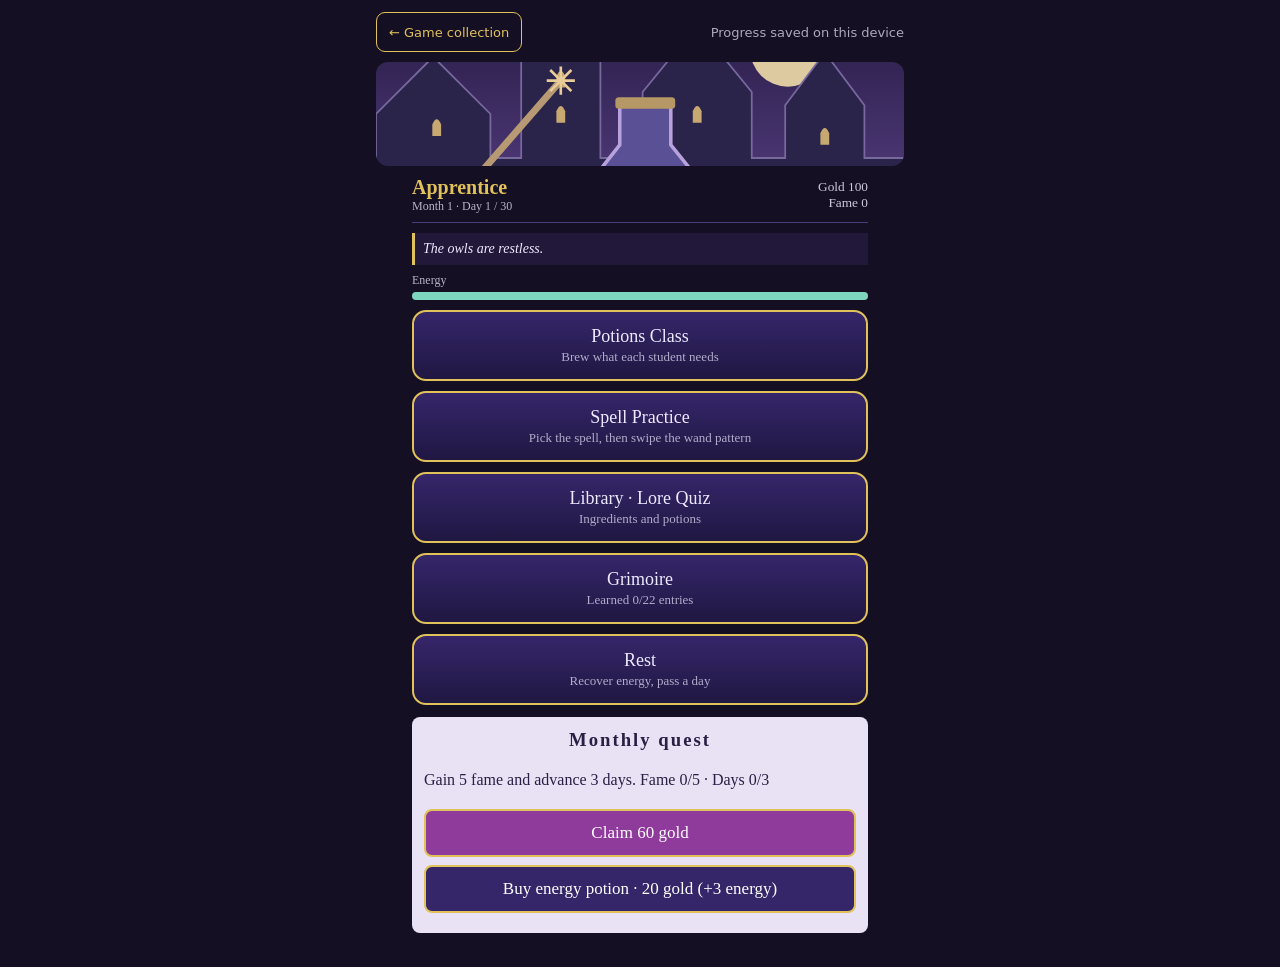
<file: wizard/index.html>
<!DOCTYPE html>
<html lang="en"><head><meta charset="utf-8">
<meta name="viewport" content="width=device-width, initial-scale=1, viewport-fit=cover">
<title>Moonspire Academy</title>
<style>
:root{--bg:#150f24;--card:#e9e2f4;--ink:#2a1f45;--red:#8e3b9c;--gold:#e1c15a;--ok:#2d7a3a;color-scheme:dark;padding-top:env(safe-area-inset-top,0px);padding-bottom:env(safe-area-inset-bottom,0px)}
*{box-sizing:border-box;-webkit-tap-highlight-color:transparent}
html,body{margin:0;height:100%;background:var(--bg);color:#efe9ff;font-family:Georgia,"Times New Roman",serif}
#app{max-width:480px;margin:0 auto;padding:10px 12px 24px;min-height:100%}
.top{display:flex;justify-content:space-between;align-items:center;border-bottom:1px solid #4a3a78;padding-bottom:8px;margin-bottom:10px}.top b{font-size:20px;color:var(--gold)}.top small{opacity:.85;text-align:right}
.bar{height:8px;background:#2a1f45;border-radius:4px;overflow:hidden;margin:4px 0}.bar i{display:block;height:100%;background:#7fd6c0}
.news{background:#21183a;border-left:3px solid var(--gold);padding:8px;font-size:14px;margin:8px 0;font-style:italic}
.door{display:block;width:100%;margin:10px 0;padding:14px;background:linear-gradient(#35266a,#201742);border:2px solid var(--gold);border-radius:14px;color:#efe9ff;font:inherit;font-size:18px;text-align:center}.door small{display:block;opacity:.7;font-size:13px;margin-top:2px}
.card{background:var(--card);color:var(--ink);border-radius:8px;padding:12px;margin:10px 0}.card h3{margin:0 0 6px;text-align:center;letter-spacing:2px}.sym{font-size:16px;line-height:1.6}
.btn{display:block;width:100%;padding:12px;margin:8px 0;background:var(--red);border:2px solid var(--gold);border-radius:8px;color:#fff;font:inherit;font-size:17px}.btn.alt{background:#35266a}
.grid{display:grid;grid-template-columns:repeat(3,1fr);gap:8px}.g2{grid-template-columns:repeat(2,1fr)}
.dr{background:linear-gradient(#5b4a9a,#3d2f73);border:1px solid #2a1f55;border-radius:8px;color:#f4efff;font:inherit;font-size:15px;padding:12px 4px;text-align:center}.dr.on{background:#c9a227;color:#20143a}.dr small{display:block;font-size:11px;opacity:.8}
.bigbar{height:26px;background:#cdc4e6;border-radius:13px;position:relative;margin:16px 0 6px;overflow:hidden}.bigbar i{position:absolute;left:0;top:0;bottom:0;background:#8e63d0}.bigbar em{position:absolute;top:0;bottom:0;background:rgba(225,193,90,.75)}
#pad{height:220px;background:#1f1536;border:2px dashed var(--gold);border-radius:12px;touch-action:none;display:flex;align-items:center;justify-content:center;font-size:44px;letter-spacing:12px;color:var(--gold)}
.cn{font-size:12px;opacity:.75}.msg{text-align:center;min-height:22px;color:var(--gold)}
</style><style>.collection-nav{position:relative;z-index:3;max-width:560px;margin:0 auto;padding:12px 16px 0;display:flex;align-items:center;justify-content:space-between;gap:12px;font:13px system-ui,sans-serif}.collection-nav a{color:var(--gold);text-decoration:none;border:1px solid var(--gold);padding:9px 12px;border-radius:9px;display:inline-flex;align-items:center;min-height:40px}.collection-nav span{opacity:.7}.collection-cover{height:104px;max-width:528px;margin:10px auto 0;border-radius:12px;background-position:center;background-size:cover;opacity:.9}.collection-nav a:focus-visible,button:focus-visible,input:focus-visible{outline:2px solid var(--gold);outline-offset:3px}button{cursor:pointer}#app{min-height:0} @media(max-width:560px){.collection-cover{margin-left:16px;margin-right:16px;height:90px}} @media(prefers-reduced-motion:reduce){*,*::before,*::after{animation-duration:.01ms!important;transition-duration:.01ms!important}}</style></head><body><nav class="collection-nav"><a href="../">← Game collection</a><span>Progress saved on this device</span></nav><div class="collection-cover" aria-hidden="true" style="background-image:url(../assets/wizard.svg)"></div><div id="app"></div>
<script>
const I=[["Moonpetal","calming","Blooms silver only at night and steadies a racing heart."],["Silverleaf","soothing","Cool, smooth leaves used in salves and gentle brews."],["Starlight Dew","clarity","Gathered before dawn; it makes potions mild and bright."],["Dragonfly Wing","speed","Beats faster than the eye can follow."],["Thunder Fern","energy","Crackles with sparks when a storm is near."],["Fireflower","heat","Its petals stay hot even in the snow."],["Raven Sage","memory","Said to remember every whisper it has heard."],["Glimmer Moss","healing","Grows on old stones and slowly mends cracks."],["Owl Feather","sight","A feather that lets you see in the dark."],["Frost Thistle","cold","Frozen spines that never melt."],["Ember Root","warmth","Smoulders slowly and keeps the chill away."],["Ironbark Shaving","strength","Wood tougher than iron."],["Mist Pearl","stealth","A pearl that exhales a cloak of fog."],["Honey Bloom","sweetness","Sweetens bitter brews."]];
const P=[["Calming Draught",[0,1,2],30,0,"Soothes nerves and helps you sleep."],["Swiftness Tonic",[3,4,5],20,2,"Quickens your feet for a short while."],["Clear-Mind Elixir",[6,2,13],40,1,"Sharpens memory and focus."],["Winter Ward",[10,5,11],30,1,"Keeps the cold out for a whole night."],["Night-Sight Drops",[8,0,12],25,0,"Lets you see clearly in the dark."],["Healing Salve",[1,7,2],35,0,"Closes small cuts and scrapes."],["Strength Tonic",[11,4,10],20,2,"Lends power to tired arms."]];
const PC=[[0,"I can't sleep. My exams start tomorrow!"],[1,"I'm late for the broom race. Something quick, please!"],[2,"I forgot everything I studied. I need to focus."],[3,"Night patrol in the snow. I must stay warm."],[4,"I need to see my way through the dark tunnels."],[5,"I scraped my hand on the greenhouse glass."],[6,"I've carried heavy crates all day and my arms are done."]];
const SP=[["Glow","UDU","Lights the tip of your wand.","A soft light, handy in dark corridors."],["Gust","RRL","Summons a strong wind.","Two pushes forward and one pull back."],["Mend","DUD","Repairs small breaks.","Draws the broken edges together."],["Seal","LRL","Locks a door tight.","A back-and-forth like a turning key."],["Float","UUU","Lifts light objects.","Three rising strokes."],["Ward","DLR","Raises a shimmering shield.","Down, then a sweeping arc."],["Spark","RUR","Makes a small bright spark.","Quick, angular strokes."],["Echo","LDL","Repeats a sound.","Left, down, back again."]];
const SC=[[0,"The corridor is pitch dark."],[4,"A heavy vase is on a high shelf. Lift it gently."],[2,"My teacup just cracked in half!"],[3,"Someone must not open this door tonight."],[1,"A candle needs blowing across the hall."],[5,"Something is flying at me!"],[6,"I need a tiny flame to light the lamp."],[7,"I want to hear that whisper again."]];
const AR={U:"↑",D:"↓",L:"←",R:"→"},NEWS=["The moon is high over the spire tonight.","Professor says: measure twice, brew once.","The owls are restless.","A student fell asleep in the library again."];
const S0=()=>({day:1,max:30,mo:1,coin:100,rep:0,hp:10}),rank=()=>S.rep>=20?"Archmage":S.rep>=10?"Mage":S.rep>=4?"Adept":"Apprentice";
let S=S0(),K={},cs=null,raf=0;
try{const v=JSON.parse(localStorage.getItem("wiz")||"{}");if(v.S)S=v.S;if(v.K)K=v.K}catch(e){}
const save=()=>{try{localStorage.setItem("wiz",JSON.stringify({S,K}));const rk="collection.record.wiz",r=JSON.parse(localStorage.getItem(rk)||"{}");r.bestRep=Math.max(r.bestRep||0,S.rep);r.months=r.months||0;localStorage.setItem(rk,JSON.stringify(r))}catch(e){}};
const $=id=>document.getElementById(id),R=a=>a[Math.floor(Math.random()*a.length)],sh=a=>a.map(x=>[Math.random(),x]).sort((a,b)=>a[0]-b[0]).map(x=>x[1]),nK=()=>[...I,...SP].filter(x=>K[x[0]]).length,TOT=I.length+SP.length;
const hdr=()=>`<div class="top"><div><b>${rank()}</b><div class="cn">Month ${S.mo} · Day ${S.day} / ${S.max}</div></div><small>Gold ${S.coin}<br>Fame ${S.rep}</small></div>`;
const stopL=()=>cancelAnimationFrame(raf),use=()=>{S.day++;S.hp=Math.max(0,S.hp-1)},unl=a=>a.slice(0,Math.min(a.length,5+Math.floor(S.rep/2)));
const page=h=>$("app").innerHTML=hdr()+h;
function hub(){stopL();if(S.hp<=0){S.hp=4;S.day++}save();if(S.day>S.max)return end();
page(`<div class="news">${R(NEWS)}</div><div class="cn">Energy</div><div class="bar"><i style="width:${S.hp*10}%"></i></div>
<button class="door" onclick="serve()">Potions Class<small>Brew what each student needs</small></button>
<button class="door" onclick="spell()">Spell Practice<small>Pick the spell, then swipe the wand pattern</small></button>
<button class="door" onclick="lore()">Library · Lore Quiz<small>Ingredients and potions</small></button>
<button class="door" onclick="dict()">Grimoire<small>Learned ${nK()}/${TOT} entries</small></button>
<button class="door" onclick="S.hp=Math.min(10,S.hp+4);S.day++;hub()">Rest<small>Recover energy, pass a day</small></button>`)}
function end(){stopL();try{const k="collection.record.wiz";const old=JSON.parse(localStorage.getItem(k)||"{}");localStorage.setItem(k,JSON.stringify({bestRep:Math.max(old.bestRep||0,S.rep),months:Math.max(old.months||0,S.mo||1)}))}catch(e){}page(`<div class="card"><h3>Month Complete</h3><p class="sym" style="text-align:center">Gold ${S.coin} · Fame ${S.rep}<br>Rank: <b>${rank()}</b></p></div><button class="btn" onclick="S.day=1;S.hp=10;S.mo++;hub()">Next month</button><button class="btn alt" onclick="S=S0();hub()">Start over</button>`)}
const fb=(ok,h,nx,last)=>page(`<div class="card"><h3 style="color:${ok?"#2d7a3a":"#8e2a2a"}">${ok?"✔ Correct":"✘ Not quite"}</h3><p class="sym">${h}</p></div><button class="btn" onclick="${nx}">${last?"Done":"Continue"}</button>`);
/* potions */
function serve(){const c=R(unl(PC)),p=P[c[0]],o=sh([p,...sh(P.filter(x=>x!==p)).slice(0,3)]);cs={c,p,o,pick:[]};
page(`<div class="card"><h3>Student</h3><div class="sym">“${c[1]}”</div></div><div class="msg">Which potion helps?</div><div class="grid g2">${o.map(x=>`<button class="dr" onclick="potA('${x[0]}')">${x[0]}</button>`).join("")}</div>`)}
function potA(n){const p=cs.p;if(n!==p[0]){S.rep=Math.max(0,S.rep-1);S.coin-=10;use();return fb(0,`“${n}” does not fit this problem.<br>The student needed <b>${p[0]}</b>: ${p[4]}<br>Recipe: ${p[1].map(i=>I[i][0]+" ("+I[i][1]+")").join(", ")}.<br>Fame −1, Gold −10.`,"hub()")}
const ds=sh([...p[1],...sh(I.map((_,i)=>i).filter(i=>!p[1].includes(i))).slice(0,6)]);cs.ds=ds;cs.pick=[];ing()}
function ing(){page(`<div class="card"><h3>${cs.p[0]}</h3><p class="sym" style="text-align:center">Choose 3 ingredients (${cs.pick.length}/3)<br><span class="cn" style="color:#2a1f45">Learned ingredients show their property.</span></p></div><div class="grid">${cs.ds.map(i=>`<button class="dr ${cs.pick.includes(i)?"on":""}" onclick="tog(${i})">${I[i][0]}${K[I[i][0]]?"<small>"+I[i][1]+"</small>":""}</button>`).join("")}</div>${cs.pick.length===3?`<button class="btn" onclick="heat()">Add to cauldron</button>`:""}`)}
function tog(i){const a=cs.pick,k=a.indexOf(i);k>=0?a.splice(k,1):a.length<3&&a.push(i);ing()}
function heat(){cs.ing=cs.pick.filter(i=>cs.p[1].includes(i)).length;cs.pick.forEach(i=>K[I[i][0]]=1);
page(`<div class="card"><h3>Heat</h3><p class="sym" style="text-align:center">${cs.ing}/3 ingredients right. Pick the flame.</p></div><div class="grid">${["Low","Medium","High"].map((x,i)=>`<button class="dr" onclick="stir(${i})">${x}</button>`).join("")}</div>`)}
function stir(h){cs.h=h;const s=cs.p[2],kn=K[cs.p[0]];
page(`<div class="card"><h3>Simmer</h3><p class="sym" style="text-align:center">Tap “Bottle” when it has simmered long enough.<br><span class="cn" style="color:#2a1f45">${kn?"Gold zone is the right time.":"(Unknown recipe: no marks.)"}</span></p><div class="bigbar"><i id="fl" style="width:0"></i>${kn?`<em style="left:${s*.8/60*100}%;width:${s*.4/60*100}%"></em>`:""}</div><div class="cn" id="tt" style="text-align:center;color:#2a1f45">0 s</div></div><button class="btn" onclick="bottle()">Bottle</button>`);
cs.t0=performance.now();stopL();const lp=()=>{const t=Math.min(60,(performance.now()-cs.t0)/100);$("fl").style.width=t/60*100+"%";$("tt").textContent=Math.round(t)+" s";if(t>=60)return bottle();raf=requestAnimationFrame(lp)};lp()}
function bottle(){stopL();const p=cs.p,t=Math.min(60,(performance.now()-cs.t0)/100),s=p[2],sd=Math.abs(t-s)/s,hh=cs.h===p[3],tm=sd<=.2?2:sd<=.4?1:0,pt=cs.ing+(hh?1:0)+tm;K[p[0]]=1;use();
const g=[0,5,10,15,25,35,50][pt],r=pt===6?3:pt>=5?2:pt>=3?1:0;S.coin+=g;S.rep+=r;
fb(pt>=4,`<b>${["Ruined","Weak","Murky","Passable","Good","Excellent","Perfect"][pt]} ${p[0]}</b><br>Ingredients: ${cs.ing}/3 ${cs.ing<3?"(correct: "+p[1].map(i=>I[i][0]).join(", ")+")":""}<br>Flame: ${hh?"just right":"best was "+["Low","Medium","High"][p[3]]}<br>Simmer: ${Math.round(t)} s (best ≈ ${s} s) ${sd<=.2?"":t<s?"— too short, it stayed thin":"— too long, it turned bitter"}<br>${p[4]}<br>Gold +${g}, Fame +${r}`,"hub()")}
/* spells */
function spell(){const c=R(unl(SC)),sp=SP[c[0]],o=sh([sp,...sh(SP.filter(x=>x!==sp)).slice(0,3)]);cs={c,sp,o,seq:""};
page(`<div class="card"><h3>Challenge</h3><div class="sym">${c[1]}</div></div><div class="msg">Which spell?</div><div class="grid g2">${o.map(x=>`<button class="dr" onclick="spA('${x[0]}')">${x[0]}</button>`).join("")}</div>`)}
function spA(n){const sp=cs.sp;if(n!==sp[0]){const w=SP.find(x=>x[0]===n);S.rep=Math.max(0,S.rep-1);use();K[sp[0]]=1;return fb(0,`<b>${n}</b>: ${w[2]} That doesn't solve this.<br>The right spell is <b>${sp[0]}</b>: ${sp[2]}<br>Wand pattern: ${[...sp[1]].map(c=>AR[c]).join(" ")}<br>Fame −1.`,"hub()")}
cs.seq="";pad()}
function pad(){const kn=K[cs.sp[0]];page(`<div class="card"><h3>Cast ${cs.sp[0]}</h3><p class="sym" style="text-align:center">Swipe 3 strokes on the pad.<br><span class="cn" style="color:#2a1f45">${kn?"Pattern: "+[...cs.sp[1]].map(c=>AR[c]).join(" "):"Unlearned spell: no pattern shown. Check the Grimoire next time."}</span></p></div><div id="pad">${[...cs.seq].map(c=>AR[c]).join("")||"·"}</div><button class="btn alt" onclick="cs.seq='';pad()">Clear</button>`);
const p=$("pad");let x0,y0;p.onpointerdown=e=>{x0=e.clientX;y0=e.clientY;p.setPointerCapture(e.pointerId)};
p.onpointerup=e=>{const dx=e.clientX-x0,dy=e.clientY-y0;if(Math.hypot(dx,dy)<30)return;cs.seq+=Math.abs(dx)>Math.abs(dy)?(dx>0?"R":"L"):(dy>0?"D":"U");navigator.vibrate&&navigator.vibrate(15);if(cs.seq.length===3)return cast();pad()}}
function cast(){const sp=cs.sp,ok=cs.seq===sp[1];K[sp[0]]=1;use();const g=ok?30:12,r=ok?2:0;S.coin+=g;S.rep+=r;
fb(ok,ok?`<b>${sp[0]}</b> works! ${sp[3]}<br>Gold +${g}, Fame +${r}`:`You drew ${[...cs.seq].map(c=>AR[c]).join(" ")}, but <b>${sp[0]}</b> needs ${[...sp[1]].map(c=>AR[c]).join(" ")}.<br>${sp[3]}<br>Gold +${g}.`,"hub()")}
/* lore quiz */
function lore(){cs={n:0,ok:0};lq()}
function lq(){const m=Math.random()<.5;let q,ans,opts;
if(m){const i=Math.floor(Math.random()*I.length);ans=I[i][0];q=`Which ingredient is this? “${I[i][2]}”`;opts=sh([i,...sh(I.map((_,k)=>k).filter(k=>k!==i)).slice(0,3)]).map(k=>I[k][0])}
else{const p=R(P),i=R(p[1]);ans=I[i][0];q=`Which ingredient belongs in ${p[0]}?`;opts=sh([i,...sh(I.map((_,k)=>k).filter(k=>!p[1].includes(k))).slice(0,3)]).map(k=>I[k][0]);cs.p=p}
cs.q=q;cs.ans=ans;cs.m=m;page(`<div class="card"><h3>Lore ${cs.n+1}/3</h3><p class="sym">${q}</p></div><div class="grid g2">${opts.map(x=>`<button class="dr" onclick="lA('${x}')">${x}</button>`).join("")}</div>`)}
function lA(x){const ok=x===cs.ans,a=I.find(i=>i[0]===cs.ans),w=I.find(i=>i[0]===x);K[a[0]]=1;K[x]=1;if(ok)cs.ok++;cs.n++;
const h=(ok?"":`“${x}” is ${w[1]}: ${w[2]}<br>`)+`<b>${a[0]}</b> (${a[1]}): ${a[2]}`+(cs.m?"":`<br>${cs.p[0]} = ${cs.p[1].map(i=>I[i][0]).join(", ")}`);
fb(ok,h,cs.n<3?"lq()":"lfin()",cs.n>=3)}
function lfin(){use();const g=cs.ok*6;S.coin+=g;if(cs.ok===3)S.rep++;fb(cs.ok>=2,`Score ${cs.ok}/3<br>Gold +${g}${cs.ok===3?", Fame +1":""}`,"hub()",1)}
/* grimoire */
function dict(){stopL();page(`<div class="card"><h3>Grimoire ${nK()}/${TOT}</h3><div class="cn" style="text-align:center;color:#2a1f45">Entries you meet are unlocked (bright). Tap any entry.</div></div><div class="msg">Ingredients</div><div class="grid">${I.map((x,i)=>`<button class="dr" style="${K[x[0]]?"":"opacity:.5"}" onclick="di(${i})">${x[0]}</button>`).join("")}</div><div class="msg">Spells</div><div class="grid">${SP.map((x,i)=>`<button class="dr" style="${K[x[0]]?"":"opacity:.5"}" onclick="ds(${i})">${x[0]}</button>`).join("")}</div><div class="msg">Potions</div><div class="grid g2">${P.map((x,i)=>`<button class="dr" onclick="dp(${i})">${x[0]}</button>`).join("")}</div><button class="btn alt" onclick="hub()">Back</button>`)}
function di(i){const x=I[i];K[x[0]]=1;save();page(`<div class="card"><h3>${x[0]}</h3><p class="sym">Property: ${x[1]}<br>${x[2]}<br>Used in: ${P.filter(p=>p[1].includes(i)).map(p=>p[0]).join(", ")||"—"}</p></div><button class="btn" onclick="dict()">Back</button>`)}
function ds(i){const x=SP[i];K[x[0]]=1;save();page(`<div class="card"><h3>${x[0]}</h3><p class="sym">${x[2]}<br>Pattern: ${[...x[1]].map(c=>AR[c]).join(" ")}<br>${x[3]}</p></div><button class="btn" onclick="dict()">Back</button>`)}
function dp(i){const x=P[i];K[x[0]]=1;save();page(`<div class="card"><h3>${x[0]}</h3><p class="sym">${x[4]}<br>Ingredients: ${x[1].map(k=>I[k][0]+" ("+I[k][1]+")").join(", ")}<br>Flame: ${["Low","Medium","High"][x[3]]}<br>Simmer: about ${x[2]} s</p></div><button class="btn" onclick="dict()">Back</button>`)}
document.addEventListener("click",()=>save());window.addEventListener("pagehide",save);
const baseHub=hub;
function missionState(){const mo=S.mo||1;if(!S.mission||S.mission.mo!==mo)S.mission={mo,rep:S.rep,day:S.day,claimed:false};return S.mission}
function claimMission(){const m=missionState();if(m.claimed||S.rep-m.rep<5||S.day-m.day<3)return;m.claimed=true;S.coin+=60;save();hub()}
function buyEnergy(){if(S.coin<20||S.hp>=10)return;S.coin-=20;S.hp=Math.min(10,S.hp+3);save();hub()}
hub=function(){baseHub();if(S.day>S.max)return;const m=missionState();const box=document.createElement('div');box.className='card';box.style.marginTop='12px';const title=document.createElement('h3');title.textContent="Monthly quest";const desc=document.createElement('p');desc.className='sym';desc.textContent=`Gain 5 fame and advance 3 days. Fame ${Math.max(0,Math.min(5,S.rep-m.rep))}/5 · Days ${Math.max(0,Math.min(3,S.day-m.day))}/3`;const bt=document.createElement('button');bt.className='btn';bt.textContent=m.claimed?"Reward claimed":"Claim 60 gold";bt.disabled=m.claimed||S.rep-m.rep<5||S.day-m.day<3;bt.onclick=claimMission;const energy=document.createElement('button');energy.className='btn alt';energy.textContent="Buy energy potion · 20 gold (+3 energy)";energy.disabled=S.coin<20||S.hp>=10;energy.onclick=buyEnergy;box.append(title,desc,bt,energy);$('app').append(box);save()};
hub();
</script></body></html>
</file>
<file: midnight-antidote/rpg.css>
.rpg-entry{display:flex;align-items:center;justify-content:space-between;gap:10px;margin:10px 0;padding:10px 12px;border:1px solid #a78651;border-radius:12px;background:linear-gradient(120deg,#252336,#372a2a);font:14px system-ui,sans-serif}.rpg-entry-info{display:flex;align-items:center;gap:9px;min-width:0;overflow-wrap:anywhere}.rpg-avatar{font-size:28px}.rpg-overlay{position:fixed;inset:0;z-index:50;overflow:auto;background:radial-gradient(ellipse at 50% 0,#302941,#0b111c 75%);color:#f2e8d2;font:15px/1.5 system-ui,sans-serif;padding:12px 12px max(24px,env(safe-area-inset-bottom));overscroll-behavior:contain}.rpg-shell{max-width:1050px;margin:auto}.rpg-head{display:flex;align-items:center;justify-content:space-between;gap:12px;padding:12px 0}.rpg-head h1{font:700 clamp(24px,5vw,38px) Georgia,serif;margin:0;color:#f5dfad}.eyebrow{font-size:10px;letter-spacing:2px;color:#bea477;font-weight:700}.rstats{display:grid;grid-template-columns:repeat(4,minmax(0,1fr));gap:8px}.rstats>div{border:1px solid #554b45;background:#1a2030;padding:12px;border-radius:10px;min-width:0}.rstats small{display:block;color:#b9aa8e;font-size:10px;letter-spacing:1px}.rstats strong{font-size:15px;overflow-wrap:anywhere}.rpg-tabs{display:flex;flex-wrap:wrap;gap:6px;margin:12px 0;position:sticky;top:0;background:#101520f5;z-index:2;padding:8px 0}.rbtn{font:600 13px/1.25 system-ui,sans-serif;padding:10px 13px;border-radius:9px;border:1px solid #665b4c;background:#242b3b;color:#f6e7cb;min-height:42px;cursor:pointer}.rbtn:hover{border-color:#e2bb77}.rbtn.primary,.rbtn.active{background:#d5b171;color:#211b17;border-color:#ebd098}.rbtn:disabled{opacity:.42;cursor:default}.rbtn.wide{display:block;width:100%;text-align:left;margin:8px 0}.rsection{padding:18px;border:1px solid #4a4857;border-radius:15px;background:#171e2a;min-width:0}.rsection h2{margin:0 0 6px;font:700 26px Georgia,serif;color:#f3d9a1}.rsection h3{font-size:17px;margin:8px 0}.muted{color:#beb8ab;font-size:13px;margin:7px 0 12px}.rnotice{color:#ebc477;font-weight:600;min-height:0}.rnotice:not(:empty){margin:8px 0}.rgrid{display:grid;grid-template-columns:repeat(auto-fit,minmax(200px,1fr));gap:10px}.rcard{border:1px solid #4b4855;border-radius:12px;background:linear-gradient(145deg,#252b3a,#1b2230);padding:13px;margin:9px 0}.rcard h3{margin-top:0;color:#ead6ac}.rcard .rbtn{margin:3px 4px 3px 0}.rgrid .rcard{margin:0}.rflex{display:flex;gap:8px;flex-wrap:wrap;align-items:center}.castle-map{position:relative;aspect-ratio:1.5;border-radius:12px;overflow:hidden;background:radial-gradient(ellipse at 47% 47%,#36454c 0%,#222f3b 45%,#162632 75%);border:1px solid #5b655f;margin:12px 0}.castle-map:before{content:'';position:absolute;inset:5%;border:1px solid #81847b44;border-radius:42% 25% 35% 20%;background:repeating-linear-gradient(45deg,transparent 0 22px,#b4bca60a 22px 23px)}.castle-map svg{position:absolute;inset:0;width:100%;height:100%}.mapnode{position:absolute;transform:translate(-50%,-50%);max-width:17%;font-size:clamp(8px,1.4vw,13px);min-height:36px;padding:4px 6px;white-space:normal;background:#263849;border-color:#708a91;box-shadow:0 3px 12px #0007}.mapnode.here{opacity:1;background:#d9b878;color:#201e1a;border-color:#ffe8ad;box-shadow:0 0 18px #ebc47888}.mapnode.near{border-color:#ddbe81;background:#384353}.mapnode.far{opacity:.68}.wizard-preview{background:radial-gradient(ellipse at center,var(--robe),#151e2c);border-radius:14px;text-align:center;padding:18px;border:1px solid #766b61}.wizard-portrait{font-size:85px;line-height:1.4}.rfield{display:block;margin:10px 0;color:#bda985}.rinput{display:block;width:100%;margin-top:4px;color:#f5e8d3!important;text-align:left!important;letter-spacing:0!important;font:16px system-ui!important;background:#101823!important}.avatar-option{font-size:25px}.cup-line{display:flex;justify-content:space-between;padding:8px 0;border-bottom:1px solid #ffffff12}.rcard progress{width:100%;accent-color:#d8b574}.duel-arena{height:210px;position:relative;display:flex;align-items:center;justify-content:space-around;background:radial-gradient(ellipse at 50% 70%,#6b5363,#20273b 65%,#121928);border:1px solid #64576d;border-radius:12px;overflow:hidden}.duel-arena:after{content:'';position:absolute;bottom:10%;left:10%;right:10%;height:25%;border:2px solid #d5b07455;border-radius:50%}.duelist{font-size:clamp(48px,10vw,90px);z-index:1;filter:drop-shadow(0 8px 8px #0008)}.spellbeam{position:absolute;left:25%;right:25%;top:52%;height:6px;opacity:0;border-radius:20px;background:#ffe59f;box-shadow:0 0 20px #ffdf88;z-index:2}.spellbeam.incoming{opacity:.6;background:#e97b8b;box-shadow:0 0 18px #ff6577;animation:pulse .4s infinite alternate}.spellbeam.cast{opacity:1;animation:cast .4s both}.spellbeam.hit{opacity:1;background:#ff496d;animation:cast .4s reverse both}@keyframes pulse{to{opacity:.25}}@keyframes cast{from{transform:scaleX(0)}to{transform:scaleX(1);opacity:0}}.health{flex:1;background:#372736;border-radius:8px;overflow:hidden;min-width:90px;margin:10px 0;height:22px}.health i{display:block;height:100%;background:#538a73;color:white;font:700 12px/22px system-ui;text-align:center;transition:width .2s}.health:nth-child(2) i{background:#ae5466}.duel-cue{font-size:20px;font-weight:700;text-align:center;min-height:42px;color:#f7dca4}.reaction{height:9px;border-radius:9px;background:#403748;margin-bottom:14px;overflow:hidden}.reaction i{display:block;height:100%;background:#e8b960}.race-canvas{display:block;width:100%;max-width:580px;height:auto;margin:10px auto;border:1px solid #748392;border-radius:10px}.race-canvas+.rflex{justify-content:center}.race-canvas+.rflex button{flex:1;max-width:240px;min-height:54px;touch-action:manipulation}@media(max-width:600px){.rstats{grid-template-columns:repeat(2,1fr)}.rsection{padding:12px}.castle-map{aspect-ratio:1}.mapnode{max-width:22%;font-size:9px;padding:4px;min-height:32px}.rpg-tabs .rbtn{padding:8px;font-size:12px;min-height:36px}.rpg-entry .rbtn{padding:8px;font-size:12px}.rpg-head h1{font-size:24px}}@media(prefers-reduced-motion:reduce){.spellbeam{animation:none!important}.health i{transition:none}}
</file>
